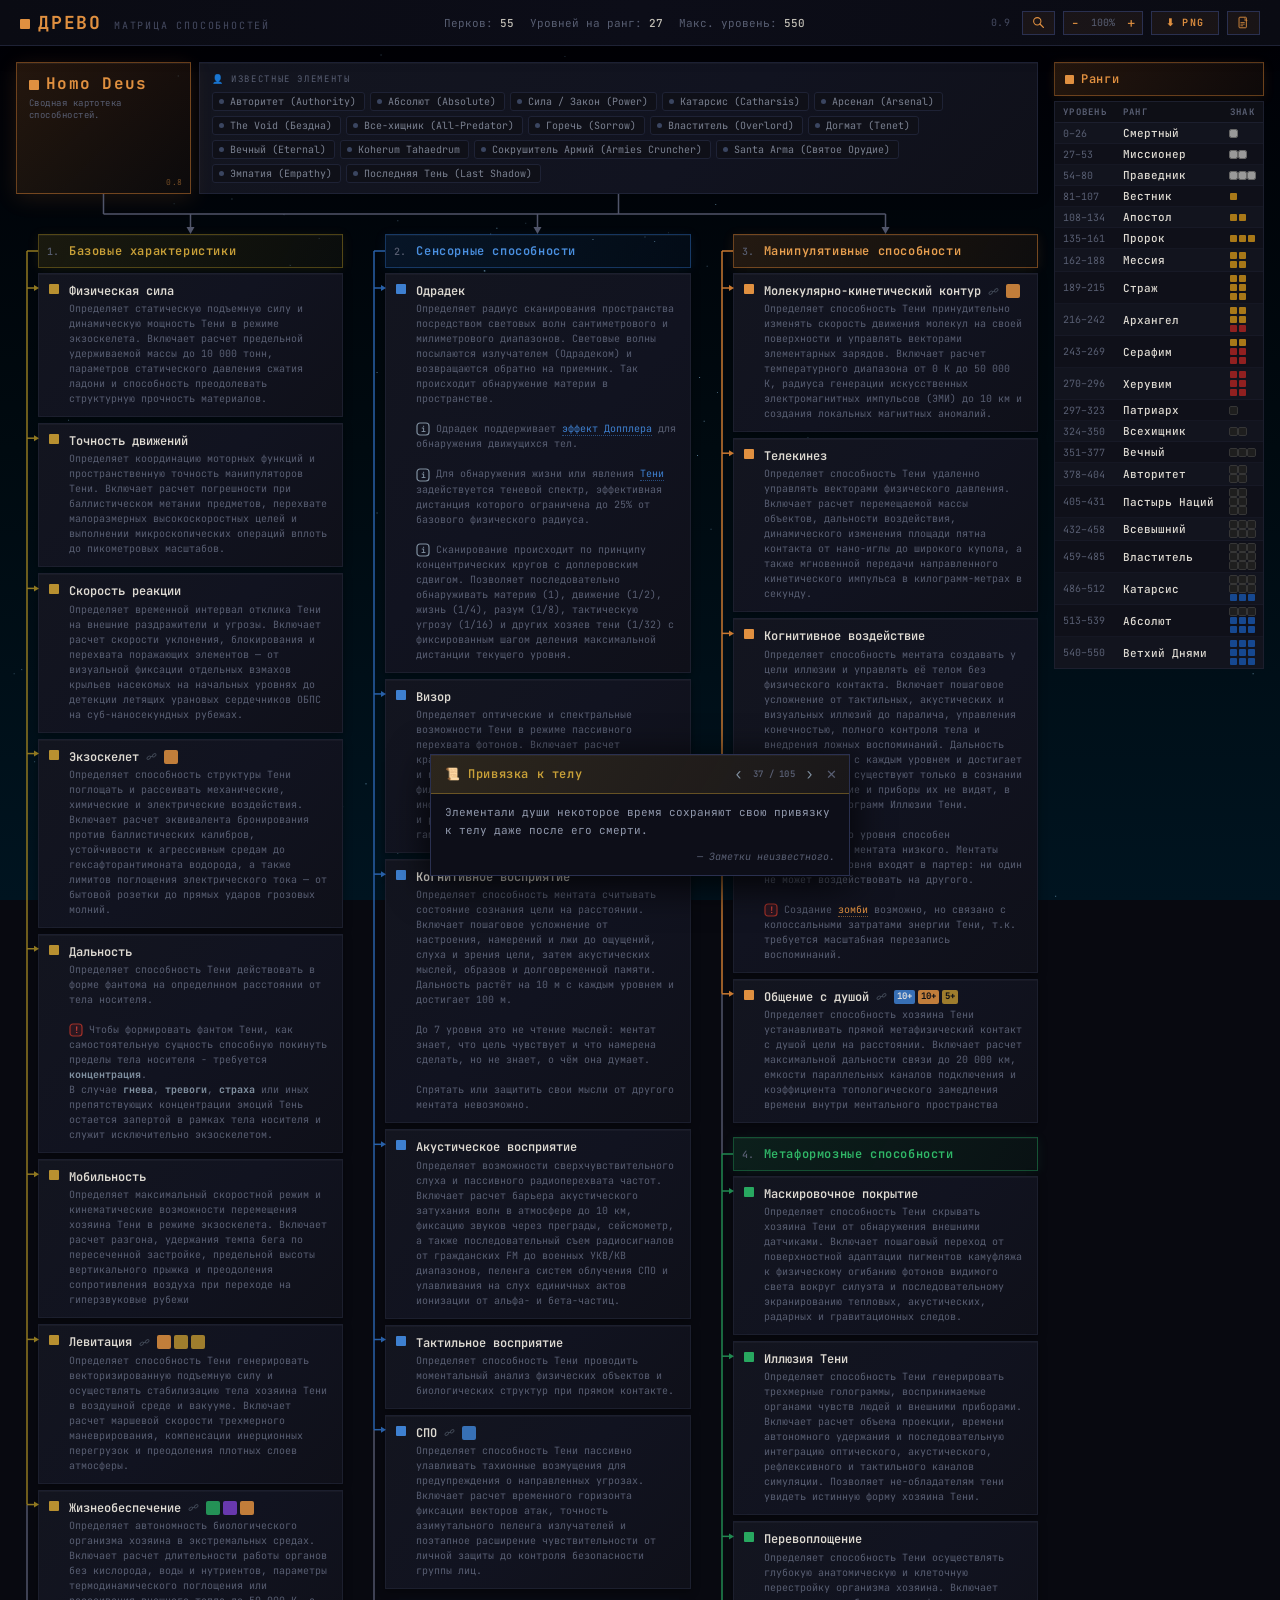
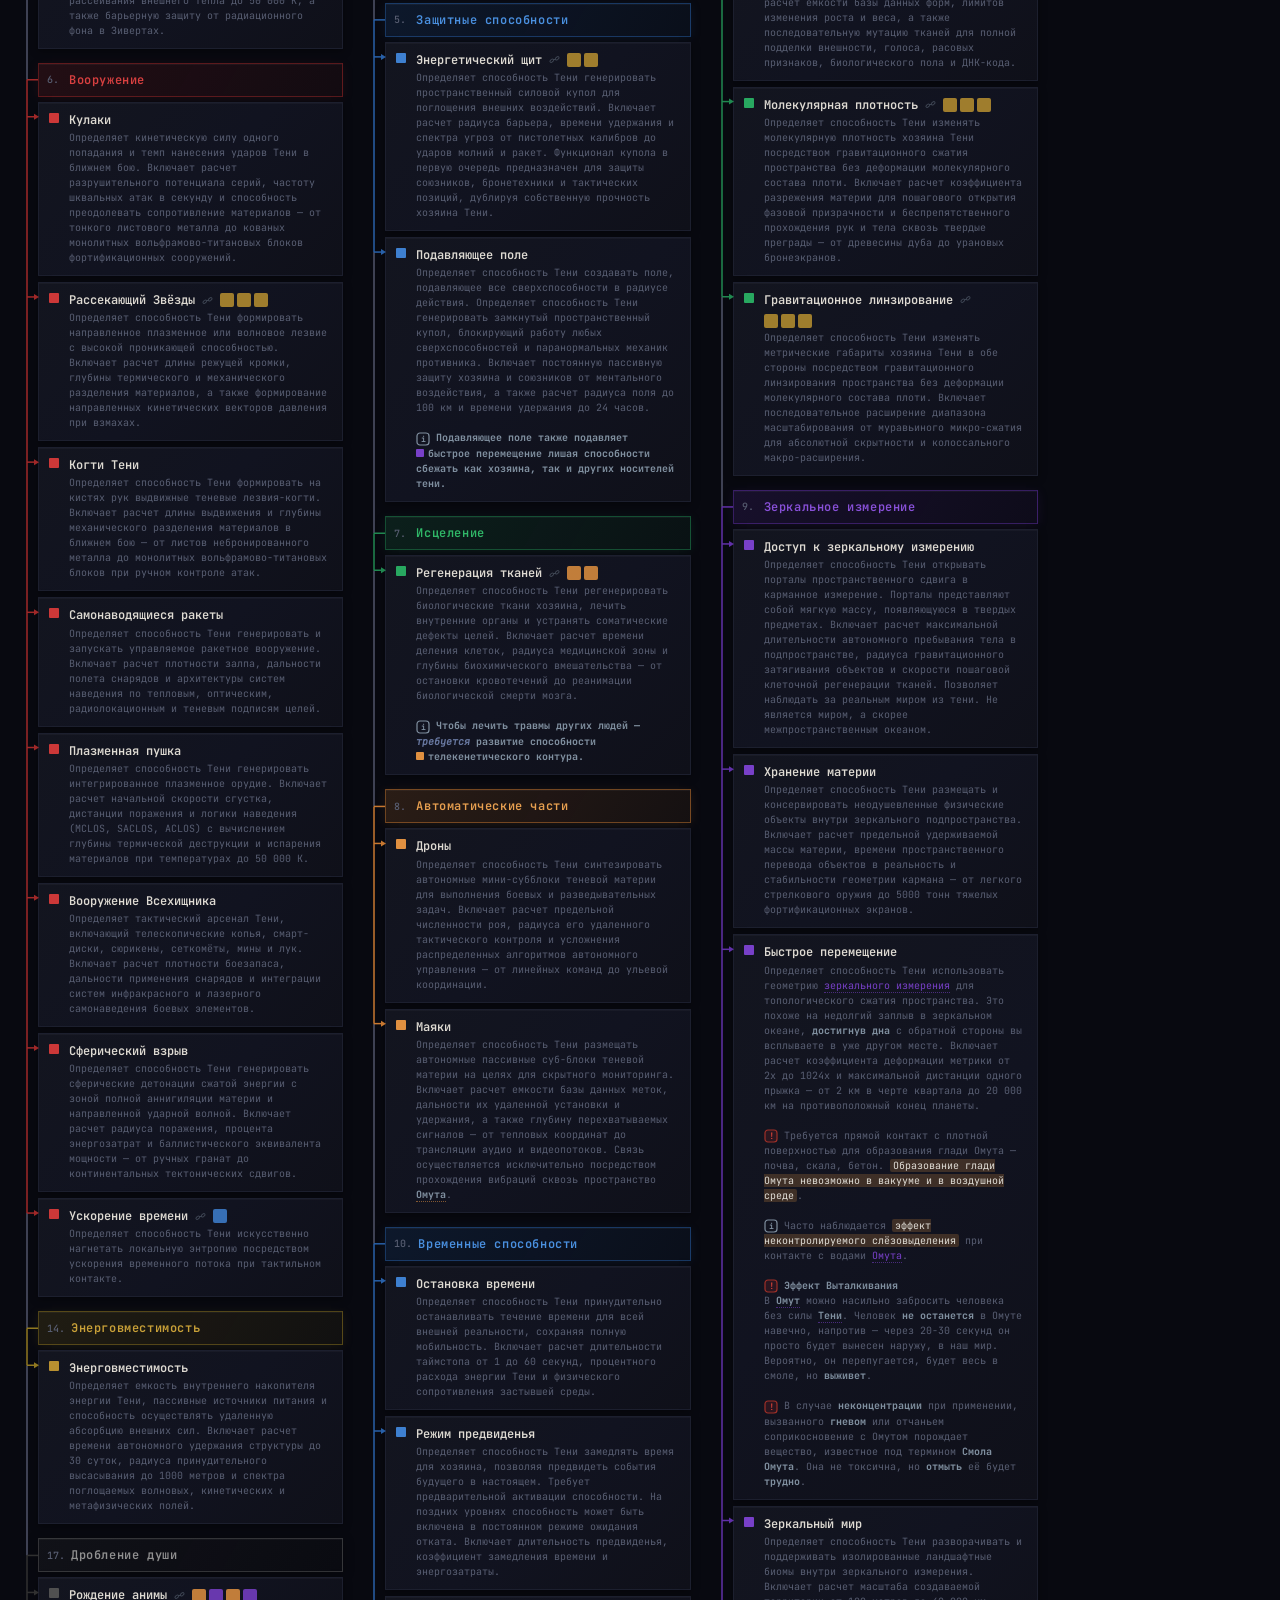
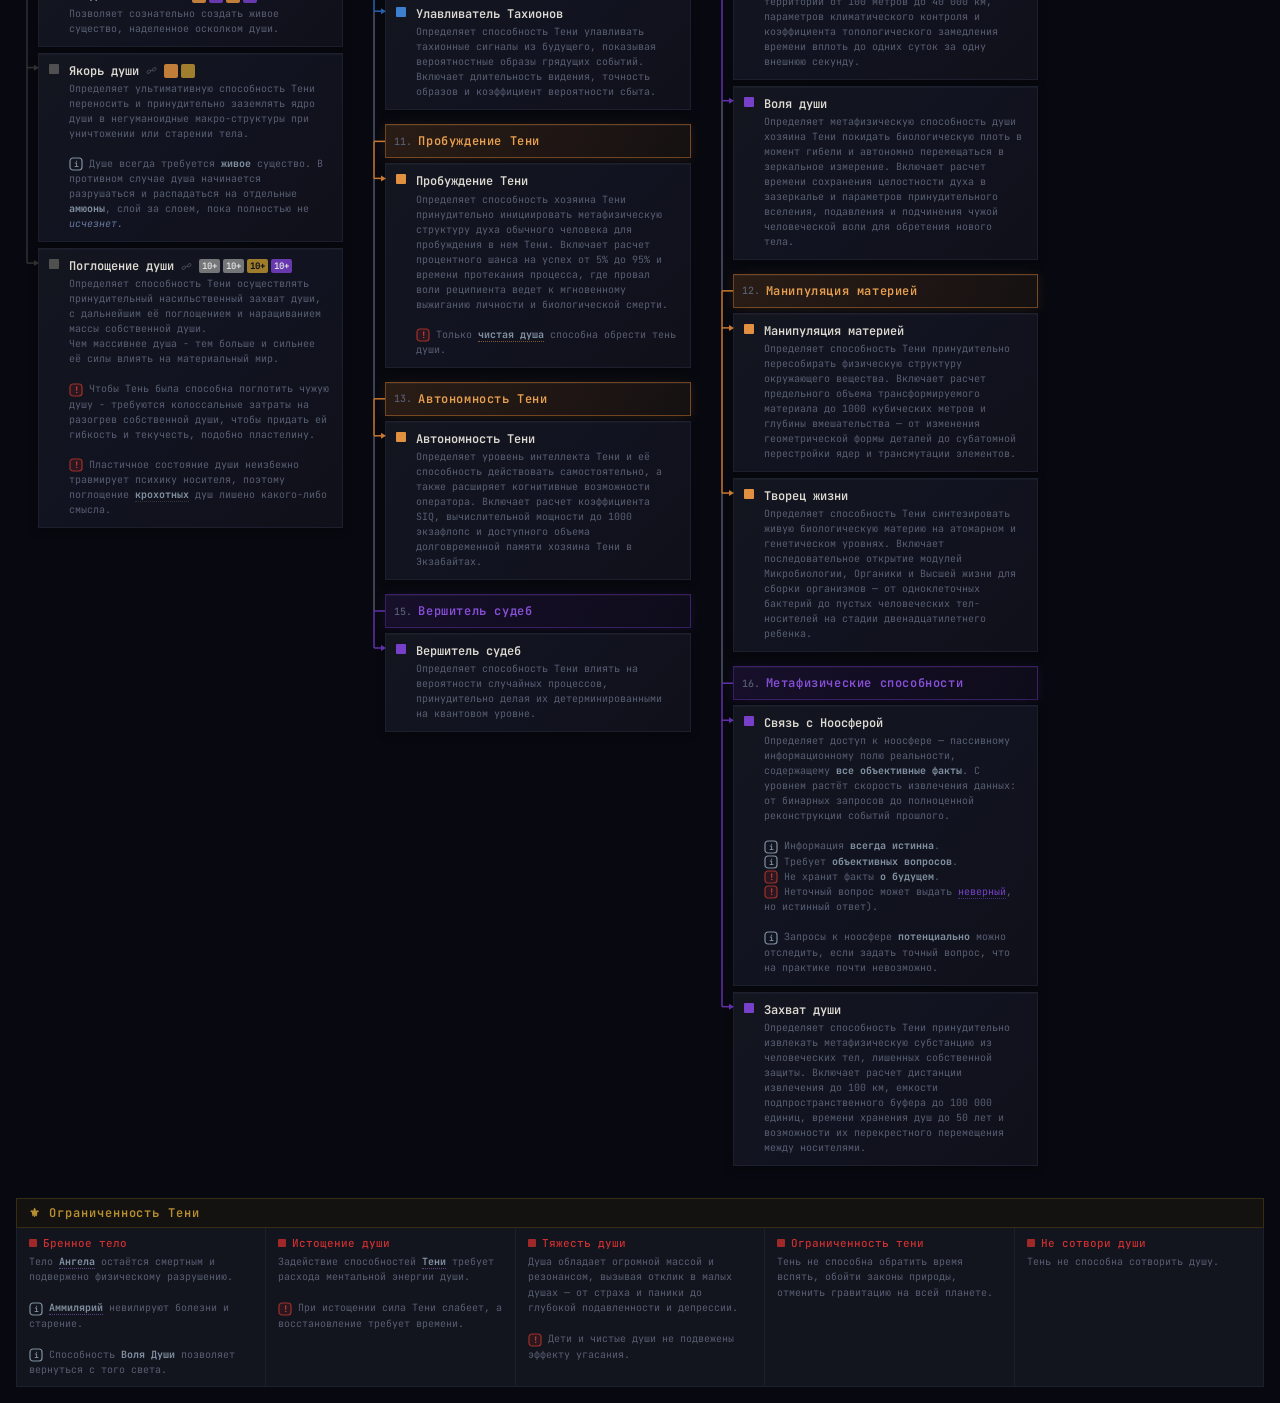
<file: index.html>
<!doctype html>
<html lang="ru">
  <head>
    <meta charset="UTF-8" />
    <!-- Applies the UI zoom from the URL (?zoom=, js/zoom.js) before any CSS/content loads, so
         the page never flashes at 100% and then jumps to the saved level.
         Plain synchronous script, not a module — needs to run before the
         very first paint, no import overhead to wait on. Scales the root
         font-size (every font-size in this codebase is `rem`, relative to
         this — see base.css), not `zoom` — zoom scales the whole rendered
         page and desyncs from this app's JS-computed tooltip/connector
         pixel positions, which font-only scaling never touches. -->
    <script>
      (function () {
        var v = new URLSearchParams(location.search).get('zoom');
        var n = v === null ? 100 : parseInt(v, 10);
        if (!isFinite(n)) n = 100;
        n = Math.min(200, Math.max(50, n));
        document.documentElement.style.fontSize = (16 * n) / 100 + 'px';
      })();
    </script>
    <meta name="viewport" id="viewport-meta" content="width=1920, user-scalable=yes, initial-scale=0.3" />
    <!-- MOBILE_ADAPT toggle — mirrors js/constants.js's MOBILE_ADAPT (see the
         comment there for why this can't just import it). Runs synchronously
         before any CSS/content, same reasoning as the zoom-restore script
         below: picks the viewport meta and adds html.mobile-adapt (which
         css/mobile.css's rules all require) before first paint, so there's
         no flash of the wrong layout while an ES module would still be
         loading. When false, the viewport meta above (forced 1920 desktop
         layout) is simply left as-is and html.mobile-adapt is never added,
         so css/mobile.css's rules never fire regardless of screen width. -->
    <script>
      (function () {
        var MOBILE_ADAPT = false;
        if (MOBILE_ADAPT) {
          document
            .getElementById('viewport-meta')
            .setAttribute('content', 'width=device-width, initial-scale=1');
          document.documentElement.classList.add('mobile-adapt');
        }
      })();
    </script>
    <title>Древо</title>
    <link
      rel="icon"
      type="image/svg+xml"
      href="data:image/svg+xml,<svg xmlns='http://www.w3.org/2000/svg' viewBox='0 0 32 32'><circle cx='16' cy='16' r='12' fill='none' stroke='%23e09040' stroke-width='2.5'/><circle cx='16' cy='16' r='3' fill='%23e09040'/><line x1='16' y1='4' x2='16' y2='28' stroke='%23e09040' stroke-width='1.5'/><line x1='4' y1='16' x2='28' y2='16' stroke='%23e09040' stroke-width='1.5'/></svg>"
    />
    <link
      rel="icon"
      type="image/svg+xml"
      href="data:image/svg+xml,%3Csvg%20xmlns%3D%22http%3A//www.w3.org/2000/svg%22%20viewBox%3D%220%200%2032%2032%22%3E%0A%20%20%3C%21--%20nucleus%20--%3E%0A%20%20%3Ccircle%20cx%3D%2216%22%20cy%3D%2216%22%20r%3D%224%22%20fill%3D%22%23e09040%22/%3E%0A%20%20%3C%21--%20orbit%20ellipse%20rotated%20-35deg%20--%3E%0A%20%20%3Cellipse%20cx%3D%2216%22%20cy%3D%2216%22%20rx%3D%2213%22%20ry%3D%225.5%22%0A%20%20%20%20fill%3D%22none%22%20stroke%3D%22%23c87830%22%20stroke-width%3D%221%22%0A%20%20%20%20transform%3D%22rotate%28-35%2016%2016%29%22/%3E%0A%20%20%3C%21--%20electron%3A%20position%20on%20orbit%20at%20~-35deg%20angle%20%3D%20top-right%20--%3E%0A%20%20%3C%21--%20at%20angle%200%20on%20ellipse%3A%20%2816%2B13%2C%2016%29%20%3D%20%2829%2C16%29%2C%20rotate%20point%20by%20-35deg%20around%20%2816%2C16%29%20--%3E%0A%20%20%3C%21--%20cos%28-35%29%3D0.819%2C%20sin%28-35%29%3D-0.574%20--%3E%0A%20%20%3C%21--%20x%20%3D%2016%20%2B%2013%2A0.819%20%3D%2026.65%2C%20y%20%3D%2016%20%2B%205.5%2A%28-0.574%29%20%3D%2012.84%20--%3E%0A%20%20%3C%21--%20but%20we%20want%20electron%20at%20~-60deg%20on%20ellipse%20for%20top-right%20feel%20--%3E%0A%20%20%3C%21--%20angle%3D-60%3A%20x%3D16%2B13%2Acos%28-60%29%3D16%2B6.5%3D22.5%2C%20y%3D16%2B5.5%2Asin%28-60%29%3D16-4.76%3D11.24%2C%20then%20rotate%20-35%20--%3E%0A%20%20%3C%21--%20easier%3A%20just%20place%20it%20visually%20--%3E%0A%20%20%3Ccircle%20cx%3D%2224.5%22%20cy%3D%229.5%22%20r%3D%222.5%22%20fill%3D%22%23e09040%22/%3E%0A%3C/svg%3E"
    />
    <script src="libs/marked.min.js"></script>
    <link href="libs/css2.css" rel="stylesheet" />
    <link rel="stylesheet" href="css/base.css" />
    <link rel="stylesheet" href="css/tree.css" />
    <link rel="stylesheet" href="css/sidebar.css" />
    <link rel="stylesheet" href="css/tooltip.css" />
    <link rel="stylesheet" href="css/windows.css" />
    <link rel="stylesheet" href="css/loader.css" />
    <link rel="stylesheet" href="css/license.css" />
    <link rel="stylesheet" href="css/notes.css" id="notes-css" />
    <link rel="stylesheet" href="css/search.css" />
    <link rel="stylesheet" href="css/mobile.css" />
  </head>
  <body>
    <!-- global page-loading spinner: hidden by the inline script once init finishes -->
    <div id="page-loader">
      <svg class="page-loader-svg" viewBox="0 0 48 48">
        <circle cx="24" cy="24" r="18"></circle>
      </svg>
    </div>

    <!-- STARTUP NOTE — random tip from notes.js. Populated early (while
         #page-loader is still up) by the inline script below, already
         parked at its final bottom-anchored resting spot (see notes.css) so
         it never moves; js/notes-popup.js later adopts it (arrows/close/
         timer) — see settleNotesPopup(). -->
    <div id="notes-popup">
      <div class="notes-title-box">
        <span id="notes-title"></span>
        <div class="notes-header-actions">
          <button class="notes-nav notes-nav-prev" id="notes-prev" title="Предыдущая (←)">
            ‹
          </button>
          <span class="notes-counter" id="notes-counter"></span>
          <button class="notes-nav notes-nav-next" id="notes-next" title="Следующая (→)">
            ›
          </button>
          <button class="notes-close" id="notes-close" title="Закрыть">✕</button>
        </div>
      </div>
      <div class="notes-content" id="notes-content"></div>
      <label class="notes-startup-row" id="notes-startup-row">
        <input type="checkbox" id="notes-startup-checkbox" />
        Показывать заметки при запуске
      </label>
      <div class="notes-timer-track" id="notes-timer-track">
        <div class="notes-timer-fill" id="notes-timer-fill"></div>
      </div>
    </div>
    <!-- `async` + placed ahead of js/main.js on purpose: on a slow connection the
         full app module graph (tooltip.js, tree.js, load-config.js, …) can
         take a while to arrive, but this only needs the small
         js/load-notes.js + its resolved *.notes.js, so the note shows up
         long before the spinner would otherwise hide. Renders inline with
         `marked` (already loaded as a classic script above) instead of
         importing markdown.js, which would drag in the full config just for
         this one lightweight use. -->
    <script type="module" async>
      import { notes } from './js/load-notes.js';
      import { NOTES } from './js/constants.js';
      const STORAGE_KEY = 'showNotesOnStartup';
      const showOnStartup =
        localStorage.getItem(STORAGE_KEY) !== 'false'; /* null (unset) → true */
      if (notes.length && showOnStartup) {
        const idx = Math.floor(Math.random() * notes.length);
        const note = notes[idx];
        const md = (s) =>
          (typeof marked !== 'undefined' ? marked.parseInline(s) : s).replace(
            /==([^=\n]+?)==/g,
            '<mark>$1</mark>',
          );
        document.getElementById('notes-title').textContent = note.title || '';
        // author is just the last line of the content area (see
        // .note-author-line in notes.css) — not a separate footer element.
        const authorLine = note.author
          ? '<div class="note-author-line">' + md(note.author) + '</div>'
          : '';
        document.getElementById('notes-content').innerHTML =
          md(note.content || '') + authorLine;
        const popupEl = document.getElementById('notes-popup');
        // Wait for notes.css itself before measuring/positioning below.
        // This script is `async`, so — unlike a normal parser-blocking
        // script — it can execute before the stylesheet has finished
        // loading, measuring an unstyled (wrong-width, wrong-wrapping) box
        // and baking that wrong height into the one-time `top` calc, which
        // then visibly jumps once notes-popup.js re-measures the properly
        // styled box later.
        const cssLink = document.getElementById('notes-css');
        if (cssLink && !cssLink.sheet) {
          await new Promise((resolve) =>
            cssLink.addEventListener('load', resolve, { once: true }),
          );
        }
        // Layout CSS alone isn't enough — text still wraps against a
        // fallback font's metrics until the actual JetBrains Mono webfont
        // finishes downloading (a separate, slower fetch than the
        // stylesheet itself), which can reflow the content to a different
        // line count/height. main.js already waits on this same signal
        // before measuring the tree for the same reason.
        await document.fonts.ready;
        popupEl.classList.add('visible');
        // Always bottom-anchored — no spinner-adjacent parking spot or
        // descend-into-place animation, the popup simply lives at its
        // resting position from the very first frame, sized to THIS note's
        // real height. Same math as applyRestPosition() in notes-popup.js
        // (including the "only cap max-height when actually needed"
        // rounding-safety note there), duplicated here since that module
        // isn't imported this early (see the note above on why).
        const naturalHeight = popupEl.offsetHeight;
        const available = window.innerHeight - NOTES.bottomGap - NOTES.topGap;
        if (naturalHeight > available) {
          popupEl.style.top = NOTES.topGap + 'px';
          popupEl.style.maxHeight = available + 'px';
        } else {
          popupEl.style.top =
            window.innerHeight - NOTES.bottomGap - naturalHeight + 'px';
        }
        window.__earlyNoteShown = true;
        window.__earlyNoteIdx = idx;
      }
    </script>

    <div class="topbar">
      <div class="tb-left">
        <span class="tb-title" id="tb-title"
          ><span
            style="
              display: inline-block;
              width: 10px;
              height: 10px;
              background: #e09040;
              border-radius: 1px;
              margin-right: 8px;
              vertical-align: middle;
            "
          ></span
          >ДРЕВО</span
        ><span class="tb-sub">Матрица способностей</span>
      </div>
      <div class="tb-stats">
        <span class="tb-stat">Перков: <span id="stat-perks">—</span></span>
        <span class="tb-stat"
          >Уровней на ранг: <span id="stat-lvl-per-rank">—</span></span
        >
        <span class="tb-stat"
          >Макс. уровень: <span id="stat-max-lvl">—</span></span
        >
      </div>
      <div class="tb-right">
        <span id="exp-st"></span>
        <span class="tb-app-version" title="Версия программы">0.9</span>
        <button
          class="btn"
          id="search-toolbar"
          title="Поиск"
          style="padding: 5px 9px"
        >
          <svg
            viewBox="0 0 16 16"
            width="13"
            height="13"
            style="vertical-align: middle"
          >
            <circle
              cx="6.5"
              cy="6.5"
              r="4.5"
              fill="none"
              stroke="#e09040"
              stroke-width="1.3"
            />
            <line
              x1="9.8"
              y1="9.8"
              x2="14"
              y2="14"
              stroke="#e09040"
              stroke-width="1.6"
              stroke-linecap="round"
            />
          </svg>
        </button>
        <div class="zoom-controls" title="Масштаб интерфейса">
          <button class="zoom-btn" id="zoom-out" title="Уменьшить масштаб">
            −
          </button>
          <span class="zoom-level" id="zoom-level">100%</span>
          <button class="zoom-btn" id="zoom-in" title="Увеличить масштаб">
            +
          </button>
        </div>
        <button class="btn" onclick="exportPNG()">⬇ PNG</button>
        <button
          class="btn"
          id="license-toolbar"
          title="Лицензия"
          style="padding: 5px 9px"
        >
          <svg
            viewBox="0 0 16 16"
            width="13"
            height="13"
            style="vertical-align: middle"
          >
            <rect
              x="2.5"
              y="1.5"
              width="9"
              height="13"
              rx="1"
              fill="none"
              stroke="#e09040"
              stroke-width="1.1"
            />
            <path d="M9 1.5 L13.5 6 L9 6 Z" fill="#e09040" opacity="0.5" />
            <line
              x1="4.3"
              y1="8"
              x2="9.5"
              y2="8"
              stroke="#e09040"
              stroke-width="0.9"
            />
            <line
              x1="4.3"
              y1="10"
              x2="9.5"
              y2="10"
              stroke="#e09040"
              stroke-width="0.9"
            />
            <line
              x1="4.3"
              y1="12"
              x2="7.5"
              y2="12"
              stroke="#e09040"
              stroke-width="0.9"
            />
          </svg>
        </button>
      </div>
    </div>

    <!-- Below ~768px (css/mobile.css) the 3 perk columns + ranks + dangers
         block collapse into one-at-a-time tabs instead of side-by-side —
         see js/mobile-tabs.js. Hidden entirely above that breakpoint. -->
    <div class="mobile-tabs" id="mobile-tabs">
      <button class="mobile-tab-btn" data-tab="1">1-я</button>
      <button class="mobile-tab-btn" data-tab="2">2-я</button>
      <button class="mobile-tab-btn" data-tab="3">3-я</button>
      <button class="mobile-tab-btn" data-tab="ranks">Ранги</button>
      <button class="mobile-tab-btn" data-tab="dangers">Опасности</button>
    </div>

    <div id="export-root">
      <div class="page">
        <div class="main-area" id="main-area">
          <div class="meta-row">
            <div class="title-box" id="title-box">
              <div class="title-box-name" id="title-name">
                <span
                  style="
                    display: inline-block;
                    width: 10px;
                    height: 10px;
                    background: #e09040;
                    border-radius: 1px;
                    margin-right: 7px;
                    vertical-align: middle;
                  "
                ></span
                >—
              </div>
              <div class="title-box-sub" id="title-desc">—</div>
              <div class="title-box-version" id="title-version"></div>
            </div>
            <div class="altnames-box" id="altnames-box"></div>
          </div>
          <div style="height: 40px" id="bus-spacer"></div>
          <div class="cols-row" id="cols-row"></div>
        </div>
        <div class="sidebar" id="sidebar"></div>
      </div>
      <div class="bottom-bar" id="bottom-bar"></div>
    </div>

    <canvas
      id="bg-canvas"
      style="
        position: fixed;
        inset: 0;
        width: 100%;
        height: 100%;
        z-index: -1;
        pointer-events: none;
      "
    ></canvas>
    <div id="tt-overlay"></div>
    <div id="sp-overlay"></div>

    <div class="tooltip" id="sp-tooltip">
      <div class="tt-header">
        <span id="sp-header"></span>
        <button class="tt-close" onclick="hideSpectre()" title="Закрыть">
          ✕
        </button>
      </div>
      <div class="tt-levels" id="sp-levels"></div>
    </div>
    <!-- tooltip arrow -->
    <svg id="tt-arrow-svg" style="display: none"></svg>
    <svg
      id="lvl-sq-arrow-svg"
      style="
        display: none;
        position: fixed;
        left: 0;
        top: 0;
        pointer-events: none;
        z-index: 600;
        overflow: visible;
      "
    ></svg>

    <!-- tooltip -->
    <div class="tooltip" id="tooltip">
      <div class="tt-header">
        <span id="tt-header"></span>
        <button class="tt-close" onclick="hideTooltip()" title="Закрыть">
          ✕
        </button>
      </div>
      <div class="tt-levels" id="tt-levels"></div>
      <div class="tt-lvl-nav" id="tt-lvl-nav">
        <div class="tt-lvl-nav-popup" id="tt-lvl-nav-popup"></div>
        <button
          class="tt-lvl-nav-btn"
          id="tt-lvl-nav-btn"
          title="Перейти к уровню"
        >
          <svg viewBox="0 0 14 14" width="12" height="12">
            <line
              x1="2"
              y1="4"
              x2="12"
              y2="4"
              stroke="currentColor"
              stroke-width="1.4"
              stroke-linecap="round"
            />
            <line
              x1="2"
              y1="7"
              x2="12"
              y2="7"
              stroke="currentColor"
              stroke-width="1.4"
              stroke-linecap="round"
            />
            <line
              x1="2"
              y1="10"
              x2="8"
              y2="10"
              stroke="currentColor"
              stroke-width="1.4"
              stroke-linecap="round"
            />
          </svg>
        </button>
      </div>
    </div>

    <!-- LICENSE / docs modal — tabs and content are generated from the MODAL constant -->
    <div id="license-overlay"></div>
    <div id="license-modal">
      <div class="tt-header">
        <span>📄 Документация</span>
        <button class="tt-close" onclick="hideLicense()" title="Закрыть">
          ✕
        </button>
      </div>
      <div id="license-tabs"></div>
      <div id="license-panes"></div>
      <div id="license-footer">
        <a id="license-download" download>⬇ Скачать</a>
      </div>
    </div>

    <!-- SEARCH modal — live filter across abilities/combos/notes/wiki-articles -->
    <div id="search-overlay"></div>
    <div id="search-modal">
      <div class="tt-header">
        <span>🔍 Поиск</span>
        <button class="tt-close" onclick="hideSearchModal()" title="Закрыть">
          ✕
        </button>
      </div>
      <div id="search-input-row">
        <input
          type="text"
          id="search-input"
          placeholder="Введите запрос…"
          autocomplete="off"
        />
      </div>
      <div id="search-filters">
        <label><input type="checkbox" data-filter="ability" checked />Перки</label>
        <label><input type="checkbox" data-filter="combo" checked />Комбо</label>
        <label><input type="checkbox" data-filter="note" checked />Заметки</label>
        <label><input type="checkbox" data-filter="tip" checked />Вики</label>
      </div>
      <div id="search-results"></div>
      <div id="search-footer">
        <span class="notes-counter" id="search-counter"></span>
      </div>
    </div>

    <script type="module" src="js/main.js"></script>
    <div id="audio-vol-popup">
      <div class="audio-vol-track">
        <div class="audio-vol-fill"></div>
        <div class="audio-vol-thumb"></div>
      </div>
    </div>
  </body>
</html>
</file>
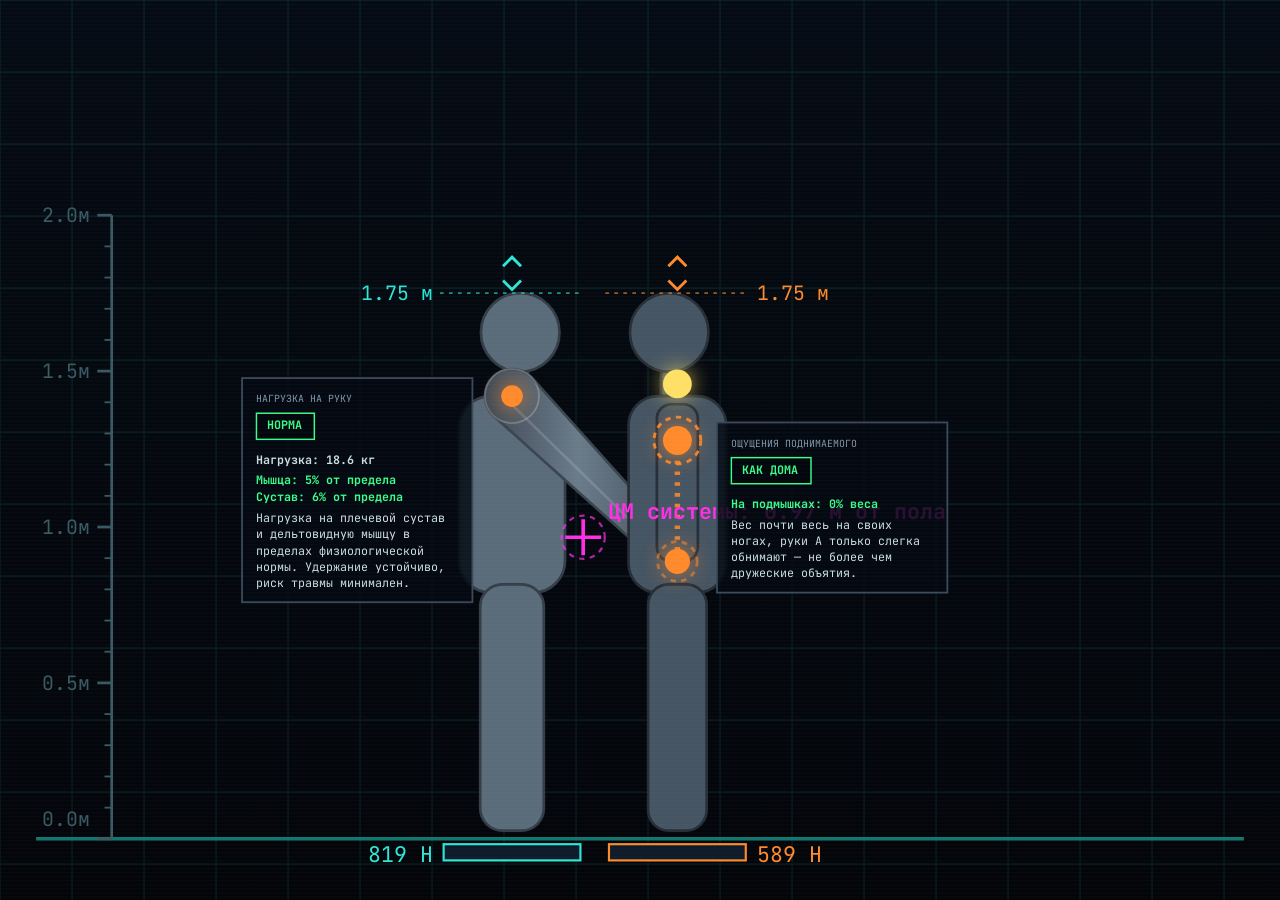
<file: assets/snippets/shadowStrength/index.html>
<!DOCTYPE html>
<html lang="ru">
<head>
<meta charset="UTF-8">
<meta name="viewport" content="width=device-width, initial-scale=1.0">
<title>Биомеханический симулятор</title>
<style>
  @font-face{
    font-family:'JetBrains Mono';
    font-style:normal;
    font-weight:400 800;
    font-display:swap;
    src:url('fonts/JetBrainsMono-latin.woff2') format('woff2');
    unicode-range:U+0000-00FF,U+0131,U+0152-0153,U+02BB-02BC,U+02C6,U+02DA,U+02DC,U+2000-206F,U+2122,U+2191,U+2193,U+2212,U+2215;
  }
  @font-face{
    font-family:'JetBrains Mono';
    font-style:normal;
    font-weight:400 800;
    font-display:swap;
    src:url('fonts/JetBrainsMono-cyrillic.woff2') format('woff2');
    unicode-range:U+0301,U+0400-045F,U+0490-0491,U+04B0-04B1,U+2116;
  }
  :root{
    --bg-deep:#03060c;
    --bg-panel:#070f1c;
    --bg-panel2:#0a1526;
    --cyan:#2ee6d6;
    --cyan-dim:#12776e;
    --orange:#ff8a2b;
    --orange-dim:#a3560f;
    --red:#ff2e4d;
    --green:#39ff8a;
    --grey-line:#3a4a5c;
    --text-dim:#7f97ab;
  }
  *{box-sizing:border-box;}
  html,body{
    margin:0;padding:0;
    width:100%;height:100%;
    overflow:hidden;
    background:
      radial-gradient(ellipse at 20% 0%, rgba(46,230,214,0.06), transparent 60%),
      radial-gradient(ellipse at 90% 100%, rgba(255,138,43,0.05), transparent 55%),
      var(--bg-deep);
    color:#cfe7ea;
    font-family:'JetBrains Mono','Consolas','Courier New',monospace;
  }
  .scanlines{
    pointer-events:none;
    position:fixed;inset:0;
    background:repeating-linear-gradient(
      to bottom, rgba(255,255,255,0.015) 0px, rgba(255,255,255,0.015) 1px,
      transparent 2px, transparent 4px);
    z-index:999;
  }

  #scene{
    position:fixed;inset:0;
    width:100vw;height:100vh;
    display:block;
    background:linear-gradient(180deg, #050b14 0%, #030509 100%);
  }

  .icon{display:block;flex-shrink:0;}

  .figure-fill{fill:#5a6b7a;stroke:#333e48;stroke-width:1.5;}
  .figure-fill-b{fill:#465563;stroke:#262e37;stroke-width:1.5;}
  .ground-line{stroke:var(--cyan-dim);stroke-width:2;}
  .arm-shape{fill:url(#armGradient);stroke:#3a4550;stroke-width:1.5;}
  .arm-highlight{fill:none;stroke:rgba(255,255,255,0.14);stroke-width:1.5;stroke-linecap:butt;}
  .arm-joint-ring{fill:none;stroke:rgba(255,255,255,0.22);stroke-width:1;}
  .pivot-dot{fill:var(--orange);filter:drop-shadow(0 0 6px rgba(255,138,43,0.8));}
  .hud-text{font-family:'JetBrains Mono','Consolas',monospace;fill:#cfe7ea;}
  .hud-box{fill:rgba(4,10,18,0.85);stroke:var(--grey-line);stroke-width:1;}
  .feet-ok{fill:var(--green);}
  .feet-off{fill:var(--red);}

  .resize-handle{cursor:ns-resize;}
  .resize-handle-hit{fill:transparent;cursor:ns-resize;}

  .context-hit{fill:transparent;cursor:context-menu;}

  .ctxmenu{
    position:fixed;
    z-index:1000;
    background:linear-gradient(180deg, var(--bg-panel), var(--bg-panel2));
    border:1px solid var(--cyan-dim);
    border-radius:0;
    box-shadow:0 8px 30px rgba(0,0,0,0.6), 0 0 20px rgba(46,230,214,0.15);
    padding:12px;
    min-width:220px;
    display:none;
  }
  .ctxmenu.open{display:block;}
  .ctxmenu .ctx-title{
    font-size:11px;letter-spacing:1.5px;color:var(--orange);
    text-transform:uppercase;margin-bottom:9px;
  }
  .ctxmenu .ctx-row{display:flex;align-items:center;gap:8px;}
  .ctxmenu .ctx-btn{
    width:32px;height:32px;border-radius:0;border:1px solid var(--grey-line);
    background:rgba(0,0,0,0.3);color:var(--cyan);font-size:18px;line-height:1;
    cursor:pointer;user-select:none;display:flex;align-items:center;justify-content:center;
  }
  .ctxmenu .ctx-btn:hover{border-color:var(--cyan);}
  .ctxmenu .ctx-input{
    flex:1;background:#0d1b2a;border:1px solid var(--grey-line);border-radius:0;
    color:var(--cyan);font-family:inherit;font-size:17px;font-weight:bold;text-align:center;
    padding:6px 2px;width:100%;
  }
  .ctxmenu .ctx-unit{font-size:11px;color:var(--text-dim);margin-left:2px;}

</style>
</head>
<body>
<div class="scanlines"></div>

<svg id="scene" xmlns="http://www.w3.org/2000/svg" preserveAspectRatio="xMidYMid meet"></svg>

<div class="ctxmenu" id="ctxMenu">
  <div class="ctx-title" id="ctxTitle">МАССА</div>
  <div class="ctx-row">
    <div class="ctx-btn" id="ctxMinus"><svg class="icon" viewBox="0 0 24 24" width="14" height="14" fill="none" stroke="currentColor" stroke-width="2.5" stroke-linecap="butt"><line x1="5" y1="12" x2="19" y2="12"></line></svg></div>
    <input type="number" class="ctx-input" id="ctxInput" value="60">
    <div class="ctx-btn" id="ctxPlus"><svg class="icon" viewBox="0 0 24 24" width="14" height="14" fill="none" stroke="currentColor" stroke-width="2.5" stroke-linecap="butt"><line x1="12" y1="5" x2="12" y2="19"></line><line x1="5" y1="12" x2="19" y2="12"></line></svg></div>
    <span class="ctx-unit">кг</span>
  </div>
</div>

<script>
const L = 0.75;              // длина руки, м
const DELTOID_ARM = 0.05;    // плечо дельтовидной мышцы от сустава, м
const LIMIT_MOMENT = 150;    // предел момента для плечевого СУСТАВА (связки/лабрум), Н·м
// Отдельный порог для самой дельтовидной МЫШЦЫ — 100% здесь и есть тот самый разумный
// максимум, который способен выжать среднестатический нетренированный человек в этой
// геометрии рычага; сустав и мышца — разные ткани с разным пределом, поэтому пороги разные
// (и не обязаны совпадать, хотя оба линейно зависят от deltaForceN).
const MUSCLE_MAX_FORCE_N = 4000;
const G = 9.81;
const ARM_MASS_KG = 3.5;     // масса собственной руки поднимающего (~5% массы тела взрослого ≈70 кг), кг

// --- Фактор динамической нестабильности удержания живого веса ---
const WOBBLE_DEG = 2.5;      // амплитуда видимых микроколебаний угла, ° (визуальная анимация)
const WOBBLE_SPEED = 1.3;    // скорость колебаний, рад/с

// Минимально НЕИЗБЕЖНОЕ отклонение линии действия веса от идеальной вертикали.
// При соотношении плеч L/DELTOID_ARM = 15:1 даже пара градусов даёт огромное
// усиление силы на дельту — поэтому "пол" считается не произвольным процентом,
// а той же формулой рычага при этом минимальном угле (человек физически не
// удержит живой, балансирующий груз строго по нулевому углу).
const STAB_MIN_ANGLE_DEG = 3;

// Диапазон "приседа" (сгибания ног Б), на протяжении которого при включённой
// плавной передаче вес переходит с пола на руку — 0% в начале диапазона,
// 100% ровно в точке отрыва ног от пола (граница остаётся той же самой).
const TRANSFER_RAMP_M = 0.35;

let wobbleEnabled = false;
let wobblePhase = 0;
function currentWobbleDeg(){
  return wobbleEnabled ? WOBBLE_DEG * Math.sin(wobblePhase) : 0;
}

// --- Состояние, которым раньше управляли слайдеры — теперь через drag/ПКМ/пилюли ---
let massKg = 60;    // вес поднимаемого (Б)
let massAKg = 80;   // масса поднимающего (А)
let angleDeg = 45;  // угол подъёма руки

let grip = 'underarm'; // 'underarm' (под мышки) | 'neck' (за шею) — выбирается кликом по маркеру на теле Б
let gradualTransferEnabled = true;


// SVG scene refs
const svgNS = "http://www.w3.org/2000/svg";
const svg = document.getElementById('scene');

function el(tag, attrs){
  const e = document.createElementNS(svgNS, tag);
  for(const k in attrs) if(attrs[k]!==undefined) e.setAttribute(k, attrs[k]);
  return e;
}

// Скрыть HUD-панели (узел A / узел B / медицинский статус) — временно, "геймплей"
// (сама интерактивная сцена) должен занимать всю площадь без телеметрии поверх.
const SHOW_HUD = false;

// Антропометрические доли (от полного роста), используются и для А, и для Б:
const HEAD_R_FRAC = 0.072;   // радиус головы, доля роста (было 0.11 — голова смотрелась непропорционально огромной)
const NECK_LEN_MULT = 0.62;  // длина видимой шеи как множитель радиуса головы (зазор ПОСЛЕ низа головы)
const SHOULDER_RATIO = 1 - HEAD_R_FRAC*(2+NECK_LEN_MULT); // высота плеча, доля роста от пола
const HOLD_POINT_RATIO = 0.73;    // точка хвата (подмышки) ≈ 73% роста от пола = 27% от макушки
const B_TOP_TO_HOLD_RATIO = 1 - HOLD_POINT_RATIO; // 0.27 от макушки до хвата
const B_HOLD_TO_FEET_RATIO = HOLD_POINT_RATIO;    // 0.73 от хвата до стоп
// точка хвата "за шею" — середина видимой шеи, вычислена из тех же констант головы/шеи,
// чтобы всегда физически совпадать с нарисованной шеей (как и точка плеча выше)
const NECK_HOLD_RATIO = 1 - HEAD_R_FRAC*(2 + NECK_LEN_MULT*0.5);
const B_TOP_TO_NECK_RATIO = 1 - NECK_HOLD_RATIO;
const B_NECK_TO_FEET_RATIO = NECK_HOLD_RATIO;
function topToHoldRatio(g){ return g==='neck' ? B_TOP_TO_NECK_RATIO : B_TOP_TO_HOLD_RATIO; }
function holdToFeetRatio(g){ return g==='neck' ? B_NECK_TO_FEET_RATIO : B_HOLD_TO_FEET_RATIO; }
const COM_RATIO = 0.55; // центр масс человека ≈ 55% роста от стоп (стандартная антропометрическая оценка)

// --- Нагрузка на шею/позвоночник при хвате "за шею" (условная модель, не мед. норматив) ---
// Перелом шейных позвонков от чистого растяжения весом наступает в реальности при
// ориентировочно 150-300 кг (не 15 — здоровая шея спокойно держит статически 15-30 кг,
// тренированная — 50-80 кг). 100%-й порог ниже — это порог АСФИКСИИ (пережатие трахеи/
// сонных артерий рукой/предплечьем при хвате), а не порог перелома — это два разных
// механизма травмы с очень разными пределами, и раньше они были ошибочно объединены.
const NECK_FRACTURE_KG = 200;  // предел на разрыв/перелом шейного отдела, кг (нижняя граница реального диапазона 150-300)
const NECK_LIMIT_KG = NECK_FRACTURE_KG; // 100% на шкале — порог перелома
const NECK_SAFE_KG = 5;        // ниже — практически без риска для дыхания/сосудов (это порог начала асфиксии, не перелома)
const NECK_CRITICAL_KG = 12;   // с этой нагрузки время до потери сознания уже у минимума — это КРИТИЧНО, а не "частично"
const NECK_ASPHYXIA_MIN_SEC = 4;   // минимальное время до потери сознания при огромной нагрузке
const NECK_ASPHYXIA_MAX_SEC = 60;  // время при нагрузке чуть выше безопасной

const HEIGHT_MIN_M = 1.5, HEIGHT_MAX_M = 2.0; // диапазон роста, регулируемый драгом

// геометрия сцены — высота фиксирована в условных единицах, ширина подгоняется
// под соотношение сторон окна, чтобы сцена всегда заполняла весь экран без полей.
// SCALE подобран так, чтобы самая высокая фигура (2.0м) с рукой, поднятой строго
// вверх (макс. вертикальный охват), занимала всю доступную высоту сцены за вычетом
// небольших отступов сверху/снизу — без HUD-панелей место эффективно уходит на сам "геймплей".
let VB_W = 640;
const VB_H = 500;
const TOP_MARGIN = 55, BOTTOM_MARGIN = 34;
const REACH_MAX_M = SHOULDER_RATIO*HEIGHT_MAX_M + L; // высота плеча + рука вверх, м
const SCALE = (VB_H - TOP_MARGIN - BOTTOM_MARGIN) / REACH_MAX_M; // px per meter
const GROUND_Y = VB_H - BOTTOM_MARGIN;
let SHOULDER_X = VB_W * 0.40; // пересчитывается в computeViewBox() под текущую ширину сцены

function computeViewBox(){
  // ширина viewBox всегда точно равна соотношению сторон окна — иначе
  // preserveAspectRatio="meet" оставляет пустые поля сверху/снизу или по бокам
  // вместо того, чтобы сцена заполняла всю площадь.
  const aspect = window.innerWidth / Math.max(window.innerHeight, 1);
  VB_W = Math.max(240, Math.round(VB_H * aspect));
  SHOULDER_X = VB_W * 0.40;
}

// текущий рост (м), обновляется в update() из слайдеров
let heightA_m = 1.75;
let heightB_m = 1.75;
let SHOULDER_Y = GROUND_Y - SHOULDER_RATIO*heightA_m*SCALE; // мутируется в update()

// последняя посчитанная поза Б (обновляется в update()) — нужна, чтобы при клике по
// маркеру хвата мгновенно навести кисть точно на него, без "протяжки" через тело
let lastBTop = 0, lastBHeightPx = 0;
// угол руки (0..180°), при котором кисть окажется ровно в targetY — обратная задача к positionHand
function angleForHandY(targetY){
  const ratio = Math.max(-1, Math.min(1, (targetY - SHOULDER_Y) / (L*SCALE)));
  return Math.acos(ratio) * 180 / Math.PI;
}
// При хвате "за шею" у руки есть свободный ход — от полностью безнагруженного касания
// шеи (Б стоит сам, никакого натяжения) до момента, когда ноги Б вот-вот оторвутся от
// земли. Это тот же диапазон "приседа", что и плавный перенос веса (TRANSFER_RAMP_M) —
// дальше него рука вниз не идёт (иначе кисть оказалась бы ниже той точки, за которую
// держит), а внутри диапазона нагрузка на руку и так уже плавно нарастает от 0 до 100%.
function minAngleForNeckGrip(){
  const neckStandingY = GROUND_Y - heightB_m*SCALE*NECK_HOLD_RATIO;
  const slackFloorY = neckStandingY + TRANSFER_RAMP_M*SCALE;
  return angleForHandY(slackFloorY);
}

// рисует пропорциональный силуэт человека внутри группы g,
// top — координата верхушки головы, height — рост фигуры в пикселях
// armSides: какие руки рисовать статично — [-1,1] (обе), [-1] (только левая, если правую
// ведёт интерактивная деталь руки А) или [] (без рук)
// Фигура развёрнута боком (профиль): одна нога (без стопы — строго вертикальная), одна рука.
// facing: +1 — лицом вправо, -1 — лицом влево (фигуры стоят лицом друг к другу).
// showArm=false — для фигуры А, чью руку рисует отдельная интерактивная деталь.
function drawHumanoid(g, top, height, widthScale, cls, showArm, facing){
  const headR = height*HEAD_R_FRAC;
  const headCX = facing*height*0.015;      // лёгкий наклон в сторону взгляда — читается как профиль
  const headCY = top + headR;
  const headBottomY = top + 2*headR;       // низ круга головы
  const neckW = headR*0.42;                // шея — узкая, не "подушка"
  const torsoY = headBottomY + headR*NECK_LEN_MULT; // торс начинается СТРОГО ниже головы, с зазором на шею
  const torsoH = height*0.36;
  const torsoW = headR*2.7*widthScale;     // толщина груди-спины в профиль
  const hipY = torsoY + torsoH;
  const legH = height - (torsoY - top) - torsoH;
  const legW = torsoW*0.6;

  g.appendChild(el('circle',{cx:headCX,cy:headCY,r:headR,class:cls}));
  // шея — узкий короткий цилиндр, явно уже и головы, и плеч
  g.appendChild(el('rect',{x:headCX-neckW/2,y:headBottomY,width:neckW,height:Math.max(torsoY-headBottomY,1),rx:neckW*0.18,class:cls}));
  // торс — единый скруглённый блок (толщина груди-спины видна сбоку)
  g.appendChild(el('rect',{x:-torsoW/2,y:torsoY,width:torsoW,height:torsoH,rx:torsoW*0.3,class:cls}));
  // нога — одна, строго вертикальная, без стопы
  g.appendChild(el('rect',{x:-legW/2,y:hipY-height*0.015,width:legW,height:Math.max(legH,4),rx:legW*0.35,class:cls}));

  // рука — точно как нога: прямой скруглённый прямоугольник, тот же серый цвет (cls)
  if(showArm){
    const shoulderY = torsoY + height*0.015;
    const armLen = torsoH*0.8;
    const armW = legW*0.7;
    const sx = 0; // по центру тела, как и нога — не сбоку
    g.appendChild(el('rect',{x:sx-armW/2,y:shoulderY,width:armW,height:armLen,rx:armW*0.35,class:cls}));
  }
}

// --- Утилиты для HUD-панелей: моноширинный шрифт → перенос строк по числу символов ---
const CHAR_W = 0.62; // отношение ширины символа JetBrains Mono к его font-size
function charsPerWidth(widthUnits, fontSize){
  return Math.max(4, Math.floor(widthUnits / (fontSize*CHAR_W)));
}
function wrapMonoText(str, maxChars){
  const words = str.split(' ');
  const lines = [];
  let cur = '';
  for(const w of words){
    const test = cur ? cur+' '+w : w;
    if(test.length > maxChars && cur){
      lines.push(cur);
      cur = w;
    } else {
      cur = test;
    }
  }
  if(cur) lines.push(cur);
  return lines;
}
// добавляет одну строку текста в HUD-блок и продвигает курсор Y; возвращает созданный узел
function hudLine(container, x, cursor, text, opts={}){
  const size = opts.size || 14;
  cursor.y += size;
  const t = el('text', {x, y:cursor.y, id:opts.id});
  t.setAttribute('class', 'hud-text' + (opts.cls ? (' '+opts.cls) : ''));
  t.style.fontSize = size+'px';
  if(opts.weight) t.style.fontWeight = opts.weight;
  if(opts.color) t.style.fill = opts.color;
  t.textContent = text;
  container.appendChild(t);
  cursor.y += (opts.leading!==undefined ? opts.leading : size*0.55);
  return t;
}

// запас по Y под плавающий тулбар (реальные px тулбара переменны, здесь — консервативный отступ в условных единицах)
const TOOLBAR_CLEARANCE = 70;
let NODEA_X, NODEA_Y, NODEA_W, NODEA_H, NODEA_BAR_W;
let NODEB_X, NODEB_Y, NODEB_W, NODEB_H;
let STATUS_X, STATUS_Y, STATUS_W;

function buildStaticScene(){
  svg.innerHTML = '';
  svg.setAttribute('viewBox', `0 0 ${VB_W} ${VB_H}`);

  if(SHOW_HUD){
    NODEA_X = 16;
    NODEA_Y = TOOLBAR_CLEARANCE;
    NODEA_W = Math.max(250, Math.min(320, VB_W*0.32));

    STATUS_W = Math.max(230, Math.min(340, VB_W*0.30));
    STATUS_X = VB_W - STATUS_W - 16;
    STATUS_Y = TOOLBAR_CLEARANCE;

    NODEB_W = Math.max(260, Math.min(320, VB_W*0.30));
    NODEB_X = VB_W - NODEB_W - 16;
    NODEB_H = 136;
    NODEB_Y = VB_H - NODEB_H - 16;
  }

  // фон-сетка
  const grid = el('g', {opacity:0.07});
  for(let x=0;x<=VB_W;x+=40){
    grid.appendChild(el('line',{x1:x,y1:0,x2:x,y2:VB_H,stroke:'#2ee6d6','stroke-width':1}));
  }
  for(let y=0;y<=VB_H;y+=40){
    grid.appendChild(el('line',{x1:0,y1:y,x2:VB_W,y2:y,stroke:'#2ee6d6','stroke-width':1}));
  }
  svg.appendChild(grid);

  // пол
  svg.appendChild(el('line',{x1:20,y1:GROUND_Y,x2:VB_W-20,y2:GROUND_Y,class:'ground-line'}));

  // === Мерная шкала роста (вертикальная линейка слева) — совпадает с диапазоном роста ===
  const rulerX = 62;
  const rulerMaxCm = HEIGHT_MAX_M*100;
  const ruler = el('g',{id:'ruler'});
  ruler.appendChild(el('line',{x1:rulerX,y1:GROUND_Y,x2:rulerX,y2:GROUND_Y-HEIGHT_MAX_M*SCALE,stroke:'#3a5a63','stroke-width':1.5}));
  for(let cm=0; cm<=rulerMaxCm; cm+=10){
    const y = GROUND_Y - (cm/100)*SCALE;
    const major = (cm%50===0);
    ruler.appendChild(el('line',{x1:rulerX-(major?8:4),y1:y,x2:rulerX,y2:y,stroke:'#3a5a63','stroke-width':major?1.5:1}));
    if(major){
      // подпись "0.0м" стоит ровно на линии пола — сдвигаем её строго над линией,
      // чтобы глиф не пересекался с линией пола (для остальных отметок пересекать нечего)
      const labelY = (cm===0) ? y-7 : y+4;
      const t = el('text',{x:rulerX-12,y:labelY,class:'hud-text',style:'fill:#3a5a63;font-size:11px;text-anchor:end;'});
      t.textContent = (cm/100).toFixed(1)+'м';
      ruler.appendChild(t);
    }
  }
  svg.appendChild(ruler);

  // фигура А (перерисовывается в update(), т.к. рост регулируется драгом)
  const aGroup = el('g',{id:'figureA'});
  svg.appendChild(aGroup);
  svg.appendChild(el('rect',{id:'ctxHitA',class:'context-hit'}));

  svg.appendChild(el('line',{id:'heightMarkerA',stroke:'#2ee6d6','stroke-width':1,'stroke-dasharray':'2,3',opacity:0.6}));
  svg.appendChild((()=>{const t=el('text',{id:'heightLabelA',class:'hud-text',style:'font-size:11px;fill:#2ee6d6;text-anchor:end;'});return t;})());
  svg.appendChild(el('circle',{r:9,class:'resize-handle-hit',id:'heightHandleHitA'}));
  const heightArrowA = el('g',{id:'heightArrowA',class:'resize-handle',style:'pointer-events:none;'});
  heightArrowA.appendChild(el('path',{d:'M -5 -4 L 0 -9 L 5 -4 M -5 4 L 0 9 L 5 4',stroke:'#2ee6d6','stroke-width':1.6,fill:'none','stroke-linecap':'butt','stroke-linejoin':'miter'}));
  svg.appendChild(heightArrowA);

  const platA = el('g',{id:'platformA'});
  platA.appendChild(el('rect',{x:-38,y:GROUND_Y+3,width:76,height:9,fill:'#0d1b2a',stroke:'#2ee6d6','stroke-width':1.2}));
  const platATxt = el('text',{x:-44,y:GROUND_Y+13,class:'hud-text',id:'platformATxt',style:'font-size:12px;fill:#2ee6d6;text-anchor:end;'});
  platATxt.textContent='0 Н';
  platA.appendChild(platATxt);
  svg.appendChild(platA);

  const defs = el('defs',{});
  const armGrad = el('linearGradient',{id:'armGradient',x1:'0%',y1:'0%',x2:'100%',y2:'0%'});
  armGrad.appendChild(el('stop',{offset:'0%','stop-color':'#3f4954'}));
  armGrad.appendChild(el('stop',{offset:'45%','stop-color':'#6a7b8a'}));
  armGrad.appendChild(el('stop',{offset:'100%','stop-color':'#3f4954'}));
  defs.appendChild(armGrad);
  svg.appendChild(defs);

  svg.appendChild(el('path',{class:'arm-shape',id:'armShape'}));
  svg.appendChild(el('path',{class:'arm-highlight',id:'armHighlight'}));
  svg.appendChild(el('circle',{r:15,class:'arm-joint-ring',id:'shoulderRing'}));
  svg.appendChild(el('circle',{r:8,class:'arm-joint-ring',id:'wristRing'}));
  svg.appendChild(el('circle',{r:6,class:'pivot-dot',id:'pivotDot'}));

  const bGroup = el('g',{id:'figureB'});
  svg.appendChild(bGroup);
  svg.appendChild(el('rect',{id:'ctxHitB',class:'context-hit'}));

  svg.appendChild(el('line',{id:'heightMarkerB',stroke:'#ff8a2b','stroke-width':1,'stroke-dasharray':'2,3',opacity:0.6}));
  svg.appendChild((()=>{const t=el('text',{id:'heightLabelB',class:'hud-text',style:'font-size:11px;fill:#ff8a2b;'});return t;})());
  svg.appendChild(el('circle',{r:9,class:'resize-handle-hit',id:'heightHandleHitB'}));
  const heightArrowB = el('g',{id:'heightArrowB',class:'resize-handle',style:'pointer-events:none;'});
  heightArrowB.appendChild(el('path',{d:'M -5 -4 L 0 -9 L 5 -4 M -5 4 L 0 9 L 5 4',stroke:'#ff8a2b','stroke-width':1.6,fill:'none','stroke-linecap':'butt','stroke-linejoin':'miter'}));
  svg.appendChild(heightArrowB);

  const platB = el('g',{id:'platformB'});
  platB.appendChild(el('rect',{x:-38,y:GROUND_Y+3,width:76,height:9,fill:'#0d1b2a',stroke:'#ff8a2b','stroke-width':1.2}));
  const platBTxt = el('text',{x:44,y:GROUND_Y+13,class:'hud-text',id:'platformBTxt',style:'font-size:12px;fill:#ff8a2b;text-anchor:start;'});
  platBTxt.textContent='0 Н';
  platB.appendChild(platBTxt);
  svg.appendChild(platB);

  svg.appendChild(el('line',{id:'holdConnector',stroke:'#ff8a2b','stroke-width':3,'stroke-dasharray':'2,4',opacity:0}));

  // === Высота стоп Б над полом (видна, только когда ноги оторваны от земли) ===
  svg.appendChild(el('line',{id:'airGapLine',stroke:'#ffe066','stroke-width':1,'stroke-dasharray':'2,3',opacity:0}));
  svg.appendChild(el('text',{id:'airGapTxt',class:'hud-text',style:'font-size:11px;fill:#ffe066;text-anchor:middle;',opacity:0}));

  // === Выбор хвата — два кликабельных маркера на теле Б: подмышки / шея ===
  svg.appendChild(el('circle',{r:13,fill:'none',stroke:'#ff8a2b','stroke-width':1.6,'stroke-dasharray':'3,3',id:'gripRingUnderarm',opacity:0}));
  svg.appendChild(el('circle',{r:8,class:'pivot-dot',id:'gripDotUnderarm',style:'cursor:pointer;'}));
  svg.appendChild(el('circle',{r:13,fill:'none',stroke:'#ffe066','stroke-width':1.6,'stroke-dasharray':'3,3',id:'gripRingNeck',opacity:0}));
  svg.appendChild(el('circle',{r:8,fill:'#ffe066',id:'gripDotNeck',style:'cursor:pointer;filter:drop-shadow(0 0 6px rgba(255,224,102,0.8));'}));

  const comGroup = el('g',{id:'comMarker'});
  comGroup.appendChild(el('line',{x1:-10,y1:0,x2:10,y2:0,stroke:'#ff2ee6','stroke-width':2}));
  comGroup.appendChild(el('line',{x1:0,y1:-10,x2:0,y2:10,stroke:'#ff2ee6','stroke-width':2}));
  comGroup.appendChild(el('circle',{r:12,fill:'none',stroke:'#ff2ee6','stroke-width':1.2,'stroke-dasharray':'3,3',opacity:0.7}));
  svg.appendChild(comGroup);
  const comLabel = el('text',{id:'comLabel',class:'hud-text',style:'font-size:12px;fill:#ff2ee6;font-weight:bold;'});
  svg.appendChild(comLabel);

  if(SHOW_HUD){
    // === HUD узла A (плечевой сустав) — компактная колонка слева, под тулбаром ===
    const labelA = el('g',{id:'nodeABox'});
    const boxARect = el('rect',{x:NODEA_X,y:NODEA_Y,width:NODEA_W,class:'hud-box',id:'nodeABoxRect'});
    labelA.appendChild(boxARect);
    const padA = 14;
    const cyA = {y:NODEA_Y+padA};
    hudLine(labelA, NODEA_X+padA, cyA, 'УЗЕЛ A · ПЛЕЧЕВОЙ СУСТАВ', {size:11, color:'#7f97ab'});
    hudLine(labelA, NODEA_X+padA, cyA, '', {size:13, id:'momentSceneTxt', color:'#2ee6d6', weight:'bold', leading:8});
    hudLine(labelA, NODEA_X+padA, cyA, '', {size:13, id:'deltaSceneTxt', color:'#ff8a2b', weight:'bold', leading:8});
    hudLine(labelA, NODEA_X+padA, cyA, '', {size:13, id:'compressSceneTxt', color:'#ff8a2b', weight:'bold', leading:10});
    cyA.y += 8;
    const barW = NODEA_W - padA*2 - 68;
    NODEA_BAR_W = barW;
    labelA.appendChild(el('rect',{x:NODEA_X+padA,y:cyA.y-10,width:barW,height:12,fill:'#0d1b2a',stroke:'#3a4a5c','stroke-width':1}));
    const limitFillScene = el('rect',{x:NODEA_X+padA+1,y:cyA.y-9,width:0,height:10,id:'limitBarScene',fill:'#39ff8a'});
    labelA.appendChild(limitFillScene);
    const limitPctScene = el('text',{x:NODEA_X+padA+barW+10,y:cyA.y+1,class:'hud-text',id:'limitPctScene',style:'font-size:13px;font-weight:bold;'});
    limitPctScene.textContent='0%';
    labelA.appendChild(limitPctScene);
    cyA.y += 16;
    NODEA_H = cyA.y - NODEA_Y + 12;
    boxARect.setAttribute('height', NODEA_H);
    svg.appendChild(labelA);

    // === HUD узла B (кисть/хват) — снизу справа ===
    const labelB = el('g',{id:'nodeBBox'});
    const boxBRect = el('rect',{x:NODEB_X,y:NODEB_Y,width:NODEB_W,height:NODEB_H,class:'hud-box',id:'nodeBBoxRect'});
    labelB.appendChild(boxBRect);
    const padB = 14;
    const cyB = {y:NODEB_Y+padB};
    hudLine(labelB, NODEB_X+padB, cyB, 'УЗЕЛ B · КИСТЬ / ХВАТ', {size:11, color:'#7f97ab'});
    hudLine(labelB, NODEB_X+padB, cyB, '', {size:13, id:'gripSceneTxt', leading:8});
    hudLine(labelB, NODEB_X+padB, cyB, '', {size:13, id:'forceLeffSceneTxt', color:'#2ee6d6', weight:'bold', leading:8});
    hudLine(labelB, NODEB_X+padB, cyB, '', {size:13, id:'feetSceneTxt', weight:'bold', leading:8});
    hudLine(labelB, NODEB_X+padB, cyB, '', {size:11, id:'noteSceneTxt', color:'#7f97ab', leading:0});
    svg.appendChild(labelB);

    // === HUD статуса (аналогичный узлу A блок; заменяет прежнюю отдельную панель) ===
    svg.appendChild(el('g',{id:'statusHud'}));
  }

  // === HUD нагрузки на шею/позвоночник — независим от SHOW_HUD, появляется только
  // при выбранном хвате "за шею" (см. updateNeckPanel в update()) ===
  svg.appendChild(el('g',{id:'neckHud'}));

  // === HUD нагрузки на руку/плечо поднимающего — виден всегда, следует за плечом А ===
  svg.appendChild(el('g',{id:'armHud'}));

  // === Шуточный HUD ощущений поднимаемого при хвате "под мышки" — следует за подмышкой Б ===
  svg.appendChild(el('g',{id:'underarmHud'}));
}

// строит suженный "капсульный" контур конечности между двумя точками
// с разным радиусом на концах (толще у плеча, уже у кисти), с круглыми торцами
function buildLimbPath(x1, y1, x2, y2, r1, r2){
  const dx = x2-x1, dy = y2-y1;
  const len = Math.max(Math.hypot(dx,dy), 0.0001);
  const ux = dx/len, uy = dy/len;
  const px = -uy, py = ux; // перпендикуляр
  const p1a = {x:x1+px*r1, y:y1+py*r1};
  const p1b = {x:x1-px*r1, y:y1-py*r1};
  const p2a = {x:x2+px*r2, y:y2+py*r2};
  const p2b = {x:x2-px*r2, y:y2-py*r2};
  // скруглённые торцы (дуги, sweep=0 — иначе торцы получаются вогнутыми "катушкой")
  return `M ${p1a.x.toFixed(1)} ${p1a.y.toFixed(1)} `+
         `L ${p2a.x.toFixed(1)} ${p2a.y.toFixed(1)} `+
         `A ${r2} ${r2} 0 0 0 ${p2b.x.toFixed(1)} ${p2b.y.toFixed(1)} `+
         `L ${p1b.x.toFixed(1)} ${p1b.y.toFixed(1)} `+
         `A ${r1} ${r1} 0 0 0 ${p1a.x.toFixed(1)} ${p1a.y.toFixed(1)} Z`;
}

function positionHand(alphaDeg, shoulderY){
  const a = alphaDeg * Math.PI/180;
  const hx = SHOULDER_X + Math.sin(a)*L*SCALE;
  const hy = shoulderY + Math.cos(a)*L*SCALE;
  return {hx, hy};
}

// --- Перетаскивание кружка кисти для управления углом (0..180°) ---
function getSvgPoint(evt){
  const pt = svg.createSVGPoint();
  const src = (evt.touches && evt.touches[0]) ? evt.touches[0] : evt;
  pt.x = src.clientX;
  pt.y = src.clientY;
  const ctm = svg.getScreenCTM();
  if(!ctm) return {x:0,y:0};
  const loc = pt.matrixTransform(ctm.inverse());
  return {x:loc.x, y:loc.y};
}

function angleFromSvgPoint(x, y){
  let dx = x - SHOULDER_X;
  let dy = y - SHOULDER_Y;
  if(dx < 0) dx = 0; // рука не заходит в левую полуплоскость (тыльная сторона тела А)
  let deg = Math.atan2(dx, dy) * 180 / Math.PI;
  if(deg < 0) deg = 0;
  if(deg > 180) deg = 180;
  return deg;
}

let isDraggingHand = false;

function onHandDragStart(evt){
  evt.preventDefault();
  isDraggingHand = true;
  svg.style.cursor = 'grabbing';
  const halo = document.getElementById('handHalo');
  if(halo) halo.setAttribute('stroke', '#ff2e4d');
  window.addEventListener('mousemove', onHandDragMove);
  window.addEventListener('mouseup', onHandDragEnd);
  window.addEventListener('touchmove', onHandDragMove, {passive:false});
  window.addEventListener('touchend', onHandDragEnd);
}

function onHandDragMove(evt){
  if(!isDraggingHand) return;
  evt.preventDefault();
  const p = getSvgPoint(evt);
  const deg = angleFromSvgPoint(p.x, p.y);
  let clamped = Math.round(deg);
  if(grip==='neck') clamped = Math.max(clamped, Math.ceil(minAngleForNeckGrip()));
  angleDeg = clamped;
  update();
}

function onHandDragEnd(){
  isDraggingHand = false;
  svg.style.cursor = '';
  const halo = document.getElementById('handHalo');
  if(halo) halo.setAttribute('stroke', '#ff8a2b');
  window.removeEventListener('mousemove', onHandDragMove);
  window.removeEventListener('mouseup', onHandDragEnd);
  window.removeEventListener('touchmove', onHandDragMove);
  window.removeEventListener('touchend', onHandDragEnd);
}

function attachDrag(node){
  node.addEventListener('mousedown', onHandDragStart);
  node.addEventListener('touchstart', onHandDragStart, {passive:false});
}

// --- Изменение роста перетаскиванием (нативный cursor:ns-resize) ---
const HEIGHT_PX_PER_CM = 1.05; // чувствительность драга

let heightDragTarget = null; // 'A' | 'B' | null
let heightDragStartY = 0;
let heightDragStartCm = 0;

function onHeightDragStart(target){
  return function(evt){
    evt.preventDefault();
    heightDragTarget = target;
    const src = (evt.touches && evt.touches[0]) ? evt.touches[0] : evt;
    heightDragStartY = src.clientY;
    heightDragStartCm = (target==='A' ? heightA_m : heightB_m) * 100;
    document.body.style.cursor = 'ns-resize';
    svg.style.cursor = 'ns-resize';
    window.addEventListener('mousemove', onHeightDragMove);
    window.addEventListener('mouseup', onHeightDragEnd);
    window.addEventListener('touchmove', onHeightDragMove, {passive:false});
    window.addEventListener('touchend', onHeightDragEnd);
  };
}

function onHeightDragMove(evt){
  if(!heightDragTarget) return;
  evt.preventDefault();
  const src = (evt.touches && evt.touches[0]) ? evt.touches[0] : evt;
  const dyPx = heightDragStartY - src.clientY; // вверх = положительно = выше
  const dyCm = dyPx / HEIGHT_PX_PER_CM;
  let newCm = Math.min(HEIGHT_MAX_M*100, Math.max(HEIGHT_MIN_M*100, heightDragStartCm + dyCm));
  if(heightDragTarget==='A') heightA_m = newCm/100;
  else heightB_m = newCm/100;
  update();
}

function onHeightDragEnd(){
  heightDragTarget = null;
  document.body.style.cursor = '';
  svg.style.cursor = '';
  window.removeEventListener('mousemove', onHeightDragMove);
  window.removeEventListener('mouseup', onHeightDragEnd);
  window.removeEventListener('touchmove', onHeightDragMove);
  window.removeEventListener('touchend', onHeightDragEnd);
}

// --- Контекстное меню по ПКМ (масса А / вес Б) ---
const ctxMenu = document.getElementById('ctxMenu');
const ctxTitle = document.getElementById('ctxTitle');
const ctxInput = document.getElementById('ctxInput');
const ctxMinus = document.getElementById('ctxMinus');
const ctxPlus = document.getElementById('ctxPlus');
let ctxTarget = null; // 'A' | 'B'

function openCtxMenu(target, clientX, clientY){
  ctxTarget = target;
  ctxTitle.textContent = target==='A' ? 'МАССА ПОДНИМАЮЩЕГО (А)' : 'ВЕС ПОДНИМАЕМОГО (Б)';
  ctxInput.value = target==='A' ? massAKg : massKg;
  ctxInput.min = target==='A' ? 50 : 40;
  ctxInput.max = target==='A' ? 110 : 120;
  ctxMenu.classList.add('open');
  const menuW = 230, menuH = 96;
  ctxMenu.style.left = Math.min(clientX, window.innerWidth-menuW-8) + 'px';
  ctxMenu.style.top = Math.min(clientY, window.innerHeight-menuH-8) + 'px';
  setTimeout(()=>ctxInput.focus(), 0);
}
function closeCtxMenu(){
  ctxMenu.classList.remove('open');
  ctxTarget = null;
}
function applyCtxValue(){
  if(!ctxTarget) return;
  let v = parseFloat(ctxInput.value);
  if(isNaN(v)) return;
  if(ctxTarget==='A'){ v = Math.min(110, Math.max(50, v)); massAKg = v; }
  else { v = Math.min(120, Math.max(40, v)); massKg = v; }
  ctxInput.value = v;
  update();
}

// Элементы-ручки (высота А/Б, зоны ПКМ) пересоздаются каждый раз при buildStaticScene()
// (например, при ресайзе окна) — поэтому обработчики на них навешиваются отдельной
// функцией, вызываемой после каждой перестройки сцены, а не один раз при загрузке.
function attachSceneHandlers(){
  const hhA = document.getElementById('heightHandleHitA');
  hhA.addEventListener('mousedown', onHeightDragStart('A'));
  hhA.addEventListener('touchstart', onHeightDragStart('A'), {passive:false});
  const hhB = document.getElementById('heightHandleHitB');
  hhB.addEventListener('mousedown', onHeightDragStart('B'));
  hhB.addEventListener('touchstart', onHeightDragStart('B'), {passive:false});

  document.getElementById('ctxHitA').addEventListener('contextmenu', (e)=>{
    e.preventDefault();
    openCtxMenu('A', e.clientX, e.clientY);
  });
  document.getElementById('ctxHitB').addEventListener('contextmenu', (e)=>{
    e.preventDefault();
    openCtxMenu('B', e.clientX, e.clientY);
  });

  // Клик по маркеру — мгновенное переключение хвата: кисть сразу наводится точно на
  // выбранную точку (без нагрузки), а не остаётся на месте с растянутым до неё коннектором.
  document.getElementById('gripDotUnderarm').addEventListener('click', (e)=>{
    e.stopPropagation();
    const targetY = lastBTop + B_TOP_TO_HOLD_RATIO*lastBHeightPx;
    angleDeg = Math.round(angleForHandY(targetY));
    grip = 'underarm';
    update();
  });
  document.getElementById('gripDotNeck').addEventListener('click', (e)=>{
    e.stopPropagation();
    const targetY = lastBTop + B_TOP_TO_NECK_RATIO*lastBHeightPx;
    angleDeg = Math.round(angleForHandY(targetY));
    grip = 'neck';
    update();
  });
}

ctxInput.addEventListener('input', applyCtxValue);
ctxMinus.addEventListener('click', ()=>{ ctxInput.value = parseFloat(ctxInput.value)-1; applyCtxValue(); });
ctxPlus.addEventListener('click', ()=>{ ctxInput.value = parseFloat(ctxInput.value)+1; applyCtxValue(); });
document.addEventListener('click', (e)=>{
  if(ctxMenu.classList.contains('open') && !ctxMenu.contains(e.target)){
    closeCtxMenu();
  }
});
document.addEventListener('contextmenu', (e)=>{
  if(e.target.id!=='ctxHitA' && e.target.id!=='ctxHitB'){
    closeCtxMenu();
  }
});
svg.addEventListener('contextmenu', (e)=>{
  if(e.target.id!=='ctxHitA' && e.target.id!=='ctxHitB') e.preventDefault();
});

function update(){
  const mass = massKg;
  const massA = massAKg;
  const alphaBaseDeg = angleDeg;

  // --- Фактор динамической нестабильности ---
  const wobble = currentWobbleDeg();
  const alphaEffDeg = Math.min(180, Math.max(0, alphaBaseDeg + wobble));
  const alphaRad = alphaEffDeg*Math.PI/180;

  const F = mass * G; // полный вес поднимаемого
  const F_arm = ARM_MASS_KG * G; // вес собственной руки поднимающего
  const F_A = massA * G; // собственный вес поднимающего

  // --- геометрия, зависящая от роста ---
  SHOULDER_Y = GROUND_Y - SHOULDER_RATIO*heightA_m*SCALE;
  const aHeightPx = heightA_m*SCALE;
  const aTop = GROUND_Y - aHeightPx;

  const aGroup = document.getElementById('figureA');
  aGroup.innerHTML = '';
  aGroup.setAttribute('transform', `translate(${SHOULDER_X},0)`);
  drawHumanoid(aGroup, aTop, aHeightPx, 1, 'figure-fill', false, 1); // руку рисует интерактивная деталь; лицом вправо, к Б

  document.getElementById('pivotDot').setAttribute('cx', SHOULDER_X);
  document.getElementById('pivotDot').setAttribute('cy', SHOULDER_Y);

  const hMarkerA = document.getElementById('heightMarkerA');
  hMarkerA.setAttribute('x1', SHOULDER_X-40); hMarkerA.setAttribute('x2', SHOULDER_X+40);
  hMarkerA.setAttribute('y1', aTop); hMarkerA.setAttribute('y2', aTop);
  const hLabelA = document.getElementById('heightLabelA');
  hLabelA.setAttribute('x', SHOULDER_X-44); hLabelA.setAttribute('y', aTop+4);
  hLabelA.textContent = heightA_m.toFixed(2)+' м';

  document.getElementById('heightHandleHitA').setAttribute('cx', SHOULDER_X);
  document.getElementById('heightHandleHitA').setAttribute('cy', aTop-11);
  document.getElementById('heightArrowA').setAttribute('transform', `translate(${SHOULDER_X},${aTop-11})`);

  const ctxHitA = document.getElementById('ctxHitA');
  ctxHitA.setAttribute('x', SHOULDER_X-30);
  ctxHitA.setAttribute('y', aTop);
  ctxHitA.setAttribute('width', 60);
  ctxHitA.setAttribute('height', aHeightPx);

  document.getElementById('platformA').setAttribute('transform', `translate(${SHOULDER_X},0)`);

  const {hx, hy} = positionHand(alphaEffDeg, SHOULDER_Y);
  const armShapeR1 = 15, armShapeR2 = 8;
  const armShape = document.getElementById('armShape');
  armShape.setAttribute('d', buildLimbPath(SHOULDER_X, SHOULDER_Y, hx, hy, armShapeR1, armShapeR2));
  const dxA = hx-SHOULDER_X, dyA = hy-SHOULDER_Y;
  const lenA = Math.max(Math.hypot(dxA,dyA),0.0001);
  const pxA = -dyA/lenA, pyA = dxA/lenA;
  const hlOff = 3.5;
  document.getElementById('armHighlight').setAttribute('d',
    `M ${(SHOULDER_X+pxA*hlOff).toFixed(1)} ${(SHOULDER_Y+pyA*hlOff).toFixed(1)} L ${(hx+pxA*hlOff*0.55).toFixed(1)} ${(hy+pyA*hlOff*0.55).toFixed(1)}`);
  document.getElementById('shoulderRing').setAttribute('cx', SHOULDER_X);
  document.getElementById('shoulderRing').setAttribute('cy', SHOULDER_Y);
  document.getElementById('wristRing').setAttribute('cx', hx);
  document.getElementById('wristRing').setAttribute('cy', hy);

  const bHeightPx = heightB_m*SCALE;
  const bTopToHoldPx = topToHoldRatio(grip)*bHeightPx;
  const bHoldToFeetPx = holdToFeetRatio(grip)*bHeightPx;

  const freeFeetY = hy + bHoldToFeetPx;
  const feetTouching = freeFeetY >= GROUND_Y - 0.5;

  let bTop;
  if(feetTouching){
    bTop = GROUND_Y - bHeightPx;
  } else {
    bTop = hy - bTopToHoldPx;
  }
  const bFeetY = bTop + bHeightPx;

  const bGroup = document.getElementById('figureB');
  bGroup.innerHTML = '';
  bGroup.setAttribute('transform', `translate(${hx},0)`);
  drawHumanoid(bGroup, bTop, bHeightPx, 0.92, 'figure-fill-b', true, -1); // лицом влево, к А

  // === Физика момента/дельты/сжатия ===
  const slackPx = freeFeetY - GROUND_Y;
  const transferFraction = gradualTransferEnabled
    ? Math.min(1, Math.max(0, 1 - slackPx/(TRANSFER_RAMP_M*SCALE)))
    : 0;

  const F_forMoment = feetTouching ? (F * transferFraction) : F;

  const Leff = L * Math.sin(alphaRad);
  const M_from_load = F_forMoment * Leff;
  const Leff_arm = (L/2) * Math.sin(alphaRad);
  const M_from_arm = F_arm * Leff_arm;
  const M_raw = M_from_load + M_from_arm;

  const deltaForceFromMoment = M_raw / DELTOID_ARM;

  const stabAngleRad = STAB_MIN_ANGLE_DEG * Math.PI/180;
  const stabLeff = L * Math.sin(stabAngleRad);
  const stabMomentFloor = (F_forMoment + F_arm) * stabLeff;
  const stabFloorForceN = stabMomentFloor / DELTOID_ARM;
  const deltaForceN = Math.max(deltaForceFromMoment, stabFloorForceN);
  const deltaKg = deltaForceN / G;
  const M = deltaForceN * DELTOID_ARM;

  const compressionN = F_forMoment + F_arm;
  const compressionKg = compressionN / G;

  const hMarkerB = document.getElementById('heightMarkerB');
  hMarkerB.setAttribute('x1', hx-40); hMarkerB.setAttribute('x2', hx+40);
  hMarkerB.setAttribute('y1', bTop); hMarkerB.setAttribute('y2', bTop);
  const hLabelB = document.getElementById('heightLabelB');
  hLabelB.setAttribute('x', hx+44); hLabelB.setAttribute('y', bTop+4);
  hLabelB.textContent = heightB_m.toFixed(2)+' м';

  document.getElementById('heightHandleHitB').setAttribute('cx', hx);
  document.getElementById('heightHandleHitB').setAttribute('cy', bTop-11);
  document.getElementById('heightArrowB').setAttribute('transform', `translate(${hx},${bTop-11})`);

  const ctxHitB = document.getElementById('ctxHitB');
  ctxHitB.setAttribute('x', hx-30);
  ctxHitB.setAttribute('y', bTop);
  ctxHitB.setAttribute('width', 60);
  ctxHitB.setAttribute('height', bHeightPx);

  document.getElementById('platformB').setAttribute('transform', `translate(${hx},0)`);
  document.getElementById('platformB').style.opacity = feetTouching ? 1 : 0.35;

  const holdPointY = bTop + bTopToHoldPx;
  const connector = document.getElementById('holdConnector');
  const gap = Math.abs(holdPointY - hy);
  if(gap > 4){
    connector.setAttribute('x1', hx);
    connector.setAttribute('y1', hy);
    connector.setAttribute('x2', hx);
    connector.setAttribute('y2', holdPointY);
    connector.setAttribute('opacity', 0.85);
  } else {
    connector.setAttribute('opacity', 0);
  }

  // === Высота стоп Б над полом — видна, только когда ноги действительно оторваны от земли ===
  const airGapM = Math.max(0, (GROUND_Y - bFeetY) / SCALE);
  const airGapLine = document.getElementById('airGapLine');
  const airGapTxt = document.getElementById('airGapTxt');
  if(!feetTouching && airGapM > 0.005){
    airGapLine.setAttribute('x1', hx); airGapLine.setAttribute('y1', bFeetY);
    airGapLine.setAttribute('x2', hx); airGapLine.setAttribute('y2', GROUND_Y);
    airGapLine.setAttribute('opacity', 0.7);
    airGapTxt.setAttribute('x', hx + 18);
    airGapTxt.setAttribute('y', (bFeetY + GROUND_Y) / 2 + 4);
    airGapTxt.setAttribute('opacity', 1);
    airGapTxt.textContent = airGapM.toFixed(2) + ' м над полом';
  } else {
    airGapLine.setAttribute('opacity', 0);
    airGapTxt.setAttribute('opacity', 0);
  }

  // === Маркеры выбора хвата на теле Б — клик переключает режим (под мышки / за шею) ===
  lastBTop = bTop; lastBHeightPx = bHeightPx;
  const armpitY = bTop + B_TOP_TO_HOLD_RATIO*bHeightPx;
  const neckMarkerY = bTop + B_TOP_TO_NECK_RATIO*bHeightPx;
  const gripDotUnderarm = document.getElementById('gripDotUnderarm');
  const gripRingUnderarm = document.getElementById('gripRingUnderarm');
  const gripDotNeck = document.getElementById('gripDotNeck');
  const gripRingNeck = document.getElementById('gripRingNeck');
  gripDotUnderarm.setAttribute('cx', hx); gripDotUnderarm.setAttribute('cy', armpitY);
  gripRingUnderarm.setAttribute('cx', hx); gripRingUnderarm.setAttribute('cy', armpitY);
  gripRingUnderarm.setAttribute('opacity', grip==='underarm' ? 0.9 : 0);
  gripDotNeck.setAttribute('cx', hx); gripDotNeck.setAttribute('cy', neckMarkerY);
  gripRingNeck.setAttribute('cx', hx); gripRingNeck.setAttribute('cy', neckMarkerY);
  gripRingNeck.setAttribute('opacity', grip==='neck' ? 0.9 : 0);

  // === Весы: сила давления на пол под каждой фигурой ===
  const scaleA_N = F_A + compressionN;
  const scaleB_N = feetTouching ? (F - F_forMoment) : 0;
  document.getElementById('platformATxt').textContent = scaleA_N.toFixed(0) + ' Н';
  document.getElementById('platformBTxt').textContent = scaleB_N.toFixed(0) + ' Н';

  // === Общий барицентр системы (А + рука + Б) ===
  const comA_y = GROUND_Y - COM_RATIO*aHeightPx;
  const comA_x = SHOULDER_X;
  const comB_y = bFeetY - COM_RATIO*bHeightPx;
  const comB_x = hx;
  const comArm_x = (SHOULDER_X+hx)/2;
  const comArm_y = (SHOULDER_Y+hy)/2;

  const totalMass = massA + mass + ARM_MASS_KG;
  const comX = (massA*comA_x + mass*comB_x + ARM_MASS_KG*comArm_x) / totalMass;
  const comY = (massA*comA_y + mass*comB_y + ARM_MASS_KG*comArm_y) / totalMass;

  const comMarker = document.getElementById('comMarker');
  comMarker.setAttribute('transform', `translate(${comX},${comY})`);
  const comLabel = document.getElementById('comLabel');
  comLabel.setAttribute('x', comX+14);
  comLabel.setAttribute('y', comY-10);
  const comHeightM = (GROUND_Y - comY)/SCALE;
  comLabel.textContent = 'ЦМ системы: ' + comHeightM.toFixed(2) + ' м от пола';

  // маленький маркер кисти — перетаскиваемый (управляет углом напрямую)
  let handDot = document.getElementById('handDot');
  if(!handDot){
    const grabZone = el('circle',{r:18,fill:'transparent',id:'handGrabZone',style:'cursor:grab;touch-action:none;'});
    svg.appendChild(grabZone);
    const halo = el('circle',{r:11,fill:'none',stroke:'#ff8a2b','stroke-width':1.5,'stroke-dasharray':'3,3',opacity:0.55,id:'handHalo',style:'pointer-events:none;'});
    svg.appendChild(halo);
    handDot = el('circle',{r:7,class:'pivot-dot',id:'handDot',style:'cursor:grab;touch-action:none;'});
    svg.appendChild(handDot);
    attachDrag(grabZone);
    attachDrag(handDot);
  }
  const handHalo = document.getElementById('handHalo');
  const handGrabZone = document.getElementById('handGrabZone');
  [handDot, handHalo, handGrabZone].forEach(node=>{
    node.setAttribute('cx', hx);
    node.setAttribute('cy', hy);
  });

  if(SHOW_HUD){
    // обновление фиксированных HUD-меток узла A
    document.getElementById('momentSceneTxt').textContent = 'M: ' + M.toFixed(1) + ' Н·м  ·  α: ' + Math.round(alphaBaseDeg) + '°';
    document.getElementById('deltaSceneTxt').textContent = 'Дельта: ' + deltaKg.toFixed(1) + ' кг / ' + deltaForceN.toFixed(0) + ' Н';
    document.getElementById('compressSceneTxt').textContent = 'Сжатие: ' + compressionKg.toFixed(1) + ' кг / ' + compressionN.toFixed(0) + ' Н';

    const gripLabel = grip==='underarm' ? 'Хват: под мышки' : 'Хват: за шею';
    document.getElementById('gripSceneTxt').textContent = gripLabel;
    document.getElementById('forceLeffSceneTxt').textContent = 'F: ' + F.toFixed(0) + ' Н  ·  L_eff: ' + Leff.toFixed(2) + ' м';
    const feetTxt = document.getElementById('feetSceneTxt');
    feetTxt.textContent = 'Ноги на полу: ' + (feetTouching ? 'ДА' : 'НЕТ');
    feetTxt.setAttribute('class', feetTouching ? 'hud-text feet-ok' : 'hud-text feet-off');
    document.getElementById('noteSceneTxt').textContent = feetTouching ? 'Вес частично на опоре' : 'Весь вес на суставе A';

    // индикатор превышения лимита — прямо в HUD-панели узла A
    const pct = (M/LIMIT_MOMENT)*100;
    const pctClamped = Math.min(pct, 100);
    const limitBarScene = document.getElementById('limitBarScene');
    const limitPctScene = document.getElementById('limitPctScene');
    limitBarScene.setAttribute('width', (NODEA_BAR_W*pctClamped/100).toFixed(1));
    limitPctScene.textContent = 'ЛИМИТ: ' + pct.toFixed(0) + '%';
    if(M <= LIMIT_MOMENT){
      limitBarScene.setAttribute('fill', '#39ff8a');
      limitPctScene.style.fill = '#39ff8a';
    } else {
      limitBarScene.setAttribute('fill', '#ff2e4d');
      limitPctScene.style.fill = '#ff2e4d';
    }

    // === Статус (мед. оценка) — HUD-панель на сцене, аналогичная узлу A ===
    let level, title, text;
    if(M <= 100){
      level='safe'; title='НОРМА';
      text='Нагрузка на плечевой сустав и дельтовидную мышцу в пределах физиологической нормы. Удержание устойчиво, риск травмы минимален.';
    } else if(M <= LIMIT_MOMENT){
      level='safe'; title='ПОВЫШЕННАЯ НАГРУЗКА';
      text='Момент приближается к пределу выносливости сустава. Ощутимая усталостная нагрузка на дельтовидную и надостную мышцы, возможен дискомфорт при удержании дольше нескольких секунд.';
    } else if(M <= 200){
      level='warn'; title='ПЕРЕГРУЗКА СУСТАВА';
      text='Момент превышает физиологический лимит предплечья (150 Н·м). Высокий риск растяжения/микроразрыва сухожилия дельтовидной мышцы и импинджмент-синдрома плечевого сустава.';
    } else if(M <= 280){
      level='danger'; title='КРИТИЧЕСКАЯ ПЕРЕГРУЗКА';
      text='Момент существенно превышает предел прочности связочного аппарата плеча. Реалистичный риск подвывиха/вывиха плечевого сустава и частичного разрыва сухожилия дельтовидной мышцы.';
    } else {
      level='danger'; title='ПРЕДЕЛ ПРОЧНОСТИ ПРЕВЫШЕН';
      text='Момент значительно превышает предел прочности сухожильно-связочного аппарата плеча. Удержание в этой позе физически невозможно дольше долей секунды — реалистичен полный разрыв сухожилия и/или вывих сустава.';
    }

    let sub = '';
    sub += (sub?' ':'') + (feetTouching
      ? 'Ступни Б касаются пола — часть веса удерживается опорой.'
      : 'Б полностью в подвесе — весь вес передаётся через кисть на сустав A.');

    const levelColor = {safe:'#39ff8a', warn:'#ff8a2b', danger:'#ff2e4d'}[level];

    const statusHud = document.getElementById('statusHud');
    statusHud.innerHTML = '';
    const sPadX = 14, sPadTop = 14, sPadBottom = 14;
    const cyS = {y: STATUS_Y + sPadTop};
    hudLine(statusHud, STATUS_X+sPadX, cyS, 'МЕДИЦИНСКИЙ СТАТУС', {size:11, color:'#7f97ab'});

    // бейдж — цветная плашка с названием уровня риска
    cyS.y += 6;
    const badgeFont = 13;
    const badgeTextW = title.length * badgeFont * CHAR_W;
    const badgeW = badgeTextW + 20;
    const badgeH = badgeFont + 14;
    statusHud.appendChild(el('rect',{x:STATUS_X+sPadX, y:cyS.y, width:badgeW, height:badgeH,
      fill:'rgba(0,0,0,0.25)', stroke:levelColor, 'stroke-width':1.2}));
    const badgeTxt = el('text',{x:STATUS_X+sPadX+10, y:cyS.y+badgeH-9, class:'hud-text'});
    badgeTxt.style.fontSize = badgeFont+'px';
    badgeTxt.style.fontWeight = 'bold';
    badgeTxt.style.fill = levelColor;
    badgeTxt.textContent = title;
    statusHud.appendChild(badgeTxt);
    cyS.y += badgeH + 14;

    // основной текст — перенос строк по ширине панели (моноширинный шрифт)
    const bodyFont = 13;
    const maxChars = charsPerWidth(STATUS_W - sPadX*2, bodyFont);
    const textLines = wrapMonoText(text, maxChars);
    for(const line of textLines){
      hudLine(statusHud, STATUS_X+sPadX, cyS, line, {size:bodyFont, color:'#c9dce2', leading:5});
    }

    // подпись — дополнительный контекст (хват/опора)
    cyS.y += 6;
    const subFont = 11;
    const subMaxChars = charsPerWidth(STATUS_W - sPadX*2, subFont);
    const subLines = wrapMonoText(sub, subMaxChars);
    for(const line of subLines){
      hudLine(statusHud, STATUS_X+sPadX, cyS, line, {size:subFont, color:'#7f97ab', leading:4});
    }

    const statusH = cyS.y - STATUS_Y + sPadBottom - 4;
    const statusBg = el('rect',{x:STATUS_X, y:STATUS_Y, width:STATUS_W, height:statusH, class:'hud-box'});
    statusHud.insertBefore(statusBg, statusHud.firstChild);
  }

  updateNeckPanel(grip==='neck', F_forMoment, hx, neckMarkerY);
  updateArmPanel(M, deltaForceN, deltaKg, SHOULDER_X, SHOULDER_Y);
  const underarmLoadPct = mass > 0 ? Math.min(100, (F_forMoment/G)/mass*100) : 0;
  updateUnderarmPanel(grip==='underarm', underarmLoadPct, hx, armpitY);
}

// === Нагрузка на шею/позвоночник при хвате "за шею" (условная модель, не мед. норматив) ===
function computeNeckStatus(forceN){
  const kg = forceN / G;
  const pct = (kg / NECK_LIMIT_KG) * 100;
  let level, title, text;
  if(kg <= NECK_SAFE_KG){
    level='safe'; title='НОРМА';
    text='Нагрузка на шею в пределах безопасной — дыхательные пути и сосуды не пережаты, риск минимален.';
  } else if(kg <= NECK_FRACTURE_KG){
    // Асфиксия (мягкие ткани — трахея, сонные/ярёмные сосуды) наступает НАМНОГО раньше
    // перелома позвонков — это разные ткани с разным пределом прочности, поэтому граница
    // "тяжело/критично" считается от РЕАЛЬНОЙ тяжести асфиксии (времени до потери сознания),
    // а НЕ от процента дистанции до перелома — иначе почти любой подвес живым весом (типичные
    // 50-90 кг — это лишь 25-45% от 200-килограммового предела на разрыв) ошибочно попадал
    // в "лёгкую" категорию, хотя по факту уже держится на грани нескольких секунд до отключки.
    const excess = kg - NECK_SAFE_KG;
    const tSec = Math.max(NECK_ASPHYXIA_MIN_SEC, NECK_ASPHYXIA_MAX_SEC*Math.exp(-0.45*excess));
    if(kg <= NECK_CRITICAL_KG){
      level='warn'; title='ПЕРЕЖАТИЕ ДЫХАТЕЛЬНЫХ ПУТЕЙ';
      text='Хват частично пережимает трахею и сонные артерии. При сохранении нагрузки потеря сознания ориентировочно через '+tSec.toFixed(0)+' с. Позвонки пока целы — предел на разрыв на порядок выше.';
    } else {
      level='danger'; title='КРИТИЧЕСКОЕ УДУШЕНИЕ';
      text='Полное пережатие дыхательных путей и сосудов шеи. Потеря сознания через '+tSec.toFixed(0)+' с; при продолжении удержания — смерть от асфиксии. Перелома позвонков ещё нет.';
    }
  } else {
    level='danger'; title='ПЕРЕЛОМ ШЕЙНОГО ОТДЕЛА';
    text='Нагрузка превышает предел прочности шейных позвонков на разрыв — реалистичен перелом с мгновенным параличом или смертью, независимо от асфиксии.';
  }
  return {kg, pct, level, title, text};
}

// строит/обновляет HUD-панель нагрузки на шею — видна только пока активен хват "за шею"
function updateNeckPanel(active, forceN, anchorX, anchorY){
  const g = document.getElementById('neckHud');
  g.innerHTML = '';
  if(!active) return;
  const st = computeNeckStatus(forceN);
  const levelColor = {safe:'#39ff8a', warn:'#ff8a2b', danger:'#ff2e4d'}[st.level];
  // скромный размер и вдвое уменьшенный текст; окно следует за Б (привязано к anchorX/anchorY)
  const W = Math.max(120, Math.min(190, VB_W*0.18));
  const X = Math.max(8, Math.min(VB_W - W - 8, anchorX + 22));
  const Y = Math.max(8, anchorY - 10);
  const padX = 8, padTop = 8, padBottom = 8;
  const cy = {y: Y + padTop};
  hudLine(g, X+padX, cy, 'НАГРУЗКА НА ШЕЮ', {size:5.5, color:'#7f97ab'});

  cy.y += 3;
  const badgeFont = 6.5;
  const badgeW = st.title.length*badgeFont*CHAR_W + 12;
  const badgeH = badgeFont+8;
  g.appendChild(el('rect',{x:X+padX,y:cy.y,width:badgeW,height:badgeH,
    fill:'rgba(0,0,0,0.25)', stroke:levelColor, 'stroke-width':0.8}));
  const badgeTxt = el('text',{x:X+padX+6,y:cy.y+badgeH-5.5,class:'hud-text'});
  badgeTxt.style.fontSize = badgeFont+'px';
  badgeTxt.style.fontWeight = 'bold';
  badgeTxt.style.fill = levelColor;
  badgeTxt.textContent = st.title;
  g.appendChild(badgeTxt);
  cy.y += badgeH + 7;

  hudLine(g, X+padX, cy, 'Предел: ' + Math.min(st.pct,999).toFixed(0) + '%', {size:6.5, color:levelColor, weight:'bold', leading:3});
  hudLine(g, X+padX, cy, 'Нагрузка: ' + st.kg.toFixed(3) + ' кг', {size:6.5, color:'#c9dce2', weight:'bold', leading:5});

  const bodyFont = 6.5;
  const maxChars = charsPerWidth(W - padX*2, bodyFont);
  const lines = wrapMonoText(st.text, maxChars);
  for(const line of lines){
    hudLine(g, X+padX, cy, line, {size:bodyFont, color:'#c9dce2', leading:2.5});
  }

  const H = cy.y - Y + padBottom - 2;
  const bg = el('rect',{x:X, y:Y, width:W, height:H, class:'hud-box'});
  g.insertBefore(bg, g.firstChild);
}

// === Нагрузка на руку/плечо поднимающего (А) — та же дельта/момент, что и раньше
// в узле A, но теперь как два отдельных порога: мышца (деltoid) и сустав (связки/лабрум) ===
function computeArmStatus(M, deltaForceN){
  const musclePct = (deltaForceN / MUSCLE_MAX_FORCE_N) * 100;
  const jointPct = (M / LIMIT_MOMENT) * 100;
  let level, title, text;
  if(M <= 100){
    level='safe'; title='НОРМА';
    text='Нагрузка на плечевой сустав и дельтовидную мышцу в пределах физиологической нормы. Удержание устойчиво, риск травмы минимален.';
  } else if(M <= LIMIT_MOMENT){
    level='safe'; title='ПОВЫШЕННАЯ НАГРУЗКА';
    text='Момент приближается к пределу выносливости сустава. Ощутимая усталостная нагрузка на дельтовидную и надостную мышцы, возможен дискомфорт при удержании дольше нескольких секунд.';
  } else if(M <= 200){
    level='warn'; title='ПЕРЕГРУЗКА СУСТАВА';
    text='Момент превышает физиологический лимит предплечья. Высокий риск растяжения/микроразрыва сухожилия дельтовидной мышцы и импинджмент-синдрома плечевого сустава.';
  } else if(M <= 280){
    level='danger'; title='КРИТИЧЕСКАЯ ПЕРЕГРУЗКА';
    text='Момент существенно превышает предел прочности связочного аппарата плеча. Реалистичный риск подвывиха/вывиха плечевого сустава и частичного разрыва сухожилия дельтовидной мышцы.';
  } else {
    level='danger'; title='ПРЕДЕЛ ПРОЧНОСТИ ПРЕВЫШЕН';
    text='Момент значительно превышает предел прочности сухожильно-связочного аппарата плеча. Удержание в этой позе физически невозможно дольше долей секунды — реалистичен полный разрыв сухожилия и/или вывих сустава.';
  }
  return {musclePct, jointPct, level, title, text};
}

// строит/обновляет компактную HUD-панель нагрузки на руку — видна всегда, следует за плечом А
function updateArmPanel(M, deltaForceN, deltaKg, anchorX, anchorY){
  const g = document.getElementById('armHud');
  g.innerHTML = '';
  const st = computeArmStatus(M, deltaForceN);
  const levelColor = {safe:'#39ff8a', warn:'#ff8a2b', danger:'#ff2e4d'}[st.level];
  const W = Math.max(120, Math.min(190, VB_W*0.18));
  // якорь слева от А (справа — Б и его собственная панель); не залезаем на линейку слева
  const X = Math.max(78, Math.min(VB_W - W - 8, anchorX - W - 22));
  const Y = Math.max(8, anchorY - 10);
  const padX = 8, padTop = 8, padBottom = 8;
  const cy = {y: Y + padTop};
  hudLine(g, X+padX, cy, 'НАГРУЗКА НА РУКУ', {size:5.5, color:'#7f97ab'});

  cy.y += 3;
  const badgeFont = 6.5;
  const badgeW = st.title.length*badgeFont*CHAR_W + 12;
  const badgeH = badgeFont+8;
  g.appendChild(el('rect',{x:X+padX,y:cy.y,width:badgeW,height:badgeH,
    fill:'rgba(0,0,0,0.25)', stroke:levelColor, 'stroke-width':0.8}));
  const badgeTxt = el('text',{x:X+padX+6,y:cy.y+badgeH-5.5,class:'hud-text'});
  badgeTxt.style.fontSize = badgeFont+'px';
  badgeTxt.style.fontWeight = 'bold';
  badgeTxt.style.fill = levelColor;
  badgeTxt.textContent = st.title;
  g.appendChild(badgeTxt);
  cy.y += badgeH + 7;

  hudLine(g, X+padX, cy, 'Нагрузка: ' + deltaKg.toFixed(1) + ' кг', {size:6.5, color:'#c9dce2', weight:'bold', leading:5});
  hudLine(g, X+padX, cy, 'Мышца: ' + Math.min(st.musclePct,999).toFixed(0) + '% от предела', {size:6.5, color:levelColor, weight:'bold', leading:3});
  hudLine(g, X+padX, cy, 'Сустав: ' + Math.min(st.jointPct,999).toFixed(0) + '% от предела', {size:6.5, color:levelColor, weight:'bold', leading:5});

  const bodyFont = 6.5;
  const maxChars = charsPerWidth(W - padX*2, bodyFont);
  const lines = wrapMonoText(st.text, maxChars);
  for(const line of lines){
    hudLine(g, X+padX, cy, line, {size:bodyFont, color:'#c9dce2', leading:2.5});
  }

  const H = cy.y - Y + padBottom - 2;
  const bg = el('rect',{x:X, y:Y, width:W, height:H, class:'hud-box'});
  g.insertBefore(bg, g.firstChild);
}

// === Шуточная панель "ощущения поднимаемого" при хвате под мышки — без травм и смертей,
// просто бытовой дискомфорт (в отличие от серьёзного шейного HUD). pct — доля веса тела,
// повисшая на подмышках (0% — стоит на своих ногах, 100% — висит целиком на руках А).
function computeUnderarmFeel(pct){
  let level, title, text;
  if(pct <= 15){
    level='safe'; title='КАК ДОМА';
    text='Вес почти весь на своих ногах, руки А только слегка обнимают — не более чем дружеские объятия.';
  } else if(pct <= 45){
    level='safe'; title='ТЕРПИМО';
    text='Подмышки ощутимо сжаты, кожа немного тянется. Слегка неудобно, но вполне можно потерпеть.';
  } else if(pct <= 75){
    level='warn'; title='НЕПРИЯТНО';
    text='Хват сдавливает подмышки будто тисками, руки начинает покалывать — кровоток к кистям явно нарушен.';
  } else {
    level='danger'; title='ВСЁ ЗАТЕКЛО';
    text='Руки онемели, пальцы почти не чувствуются, под мышками к утру будут синяки. Ещё немного — и точно попросится вниз.';
  }
  return {level, title, text};
}

// строит/обновляет шуточную HUD-панель — видна только при хвате "под мышки", следует за подмышкой Б
function updateUnderarmPanel(active, pct, anchorX, anchorY){
  const g = document.getElementById('underarmHud');
  g.innerHTML = '';
  if(!active) return;
  const st = computeUnderarmFeel(pct);
  const levelColor = {safe:'#39ff8a', warn:'#ff8a2b', danger:'#ff2e4d'}[st.level];
  const W = Math.max(120, Math.min(190, VB_W*0.18));
  const X = Math.max(8, Math.min(VB_W - W - 8, anchorX + 22));
  const Y = Math.max(8, anchorY - 10);
  const padX = 8, padTop = 8, padBottom = 8;
  const cy = {y: Y + padTop};
  hudLine(g, X+padX, cy, 'ОЩУЩЕНИЯ ПОДНИМАЕМОГО', {size:5.5, color:'#7f97ab'});

  cy.y += 3;
  const badgeFont = 6.5;
  const badgeW = st.title.length*badgeFont*CHAR_W + 12;
  const badgeH = badgeFont+8;
  g.appendChild(el('rect',{x:X+padX,y:cy.y,width:badgeW,height:badgeH,
    fill:'rgba(0,0,0,0.25)', stroke:levelColor, 'stroke-width':0.8}));
  const badgeTxt = el('text',{x:X+padX+6,y:cy.y+badgeH-5.5,class:'hud-text'});
  badgeTxt.style.fontSize = badgeFont+'px';
  badgeTxt.style.fontWeight = 'bold';
  badgeTxt.style.fill = levelColor;
  badgeTxt.textContent = st.title;
  g.appendChild(badgeTxt);
  cy.y += badgeH + 7;

  hudLine(g, X+padX, cy, 'На подмышках: ' + pct.toFixed(0) + '% веса', {size:6.5, color:levelColor, weight:'bold', leading:5});

  const bodyFont = 6.5;
  const maxChars = charsPerWidth(W - padX*2, bodyFont);
  const lines = wrapMonoText(st.text, maxChars);
  for(const line of lines){
    hudLine(g, X+padX, cy, line, {size:bodyFont, color:'#c9dce2', leading:2.5});
  }

  const H = cy.y - Y + padBottom - 2;
  const bg = el('rect',{x:X, y:Y, width:W, height:H, class:'hud-box'});
  g.insertBefore(bg, g.firstChild);
}

computeViewBox();
buildStaticScene();
attachSceneHandlers();
window.addEventListener('resize', ()=>{
  computeViewBox();
  buildStaticScene();
  attachSceneHandlers();
  update();
});

// Сцена перерисовывается только по событию (драг, клик, ресайз), а не в вечном цикле —
// иначе в простое всё пересоздавалось 60 раз в секунду и заметно мерцало без всякой пользы.
// Непрерывный цикл нужен только для анимации "нестабильности" (wobble) и запускается/
// останавливается сам по факту включения/выключения wobbleEnabled.
let lastTs = null;
function animate(ts){
  if(lastTs === null) lastTs = ts;
  const dt = Math.min((ts - lastTs) / 1000, 0.1);
  lastTs = ts;
  wobblePhase += dt * WOBBLE_SPEED;
  update();
  if(wobbleEnabled) requestAnimationFrame(animate);
  else lastTs = null;
}

update(); // первичная отрисовка — без запуска бесконечного цикла

</script>
</body>
</html>
</file>
<file: libs/css2.css>
/* cyrillic-ext */
@font-face {
  font-family: 'JetBrains Mono';
  font-style: italic;
  font-weight: 400;
  font-display: swap;
  src: url(tDba2o-flEEny0FZhsfKu5WU4xD-IQ-PuZJJXxfpAO-LfmOamaKjhw.woff2)
    format('woff2');
  unicode-range:
    U+0460-052F, U+1C80-1C8A, U+20B4, U+2DE0-2DFF, U+A640-A69F, U+FE2E-FE2F;
}
/* cyrillic */
@font-face {
  font-family: 'JetBrains Mono';
  font-style: italic;
  font-weight: 400;
  font-display: swap;
  src: url(tDba2o-flEEny0FZhsfKu5WU4xD-IQ-PuZJJXxfpAO-LfmOTmaKjhw.woff2)
    format('woff2');
  unicode-range: U+0301, U+0400-045F, U+0490-0491, U+04B0-04B1, U+2116;
}
/* greek */
@font-face {
  font-family: 'JetBrains Mono';
  font-style: italic;
  font-weight: 400;
  font-display: swap;
  src: url(tDba2o-flEEny0FZhsfKu5WU4xD-IQ-PuZJJXxfpAO-LfmOUmaKjhw.woff2)
    format('woff2');
  unicode-range:
    U+0370-0377, U+037A-037F, U+0384-038A, U+038C, U+038E-03A1, U+03A3-03FF;
}
/* vietnamese */
@font-face {
  font-family: 'JetBrains Mono';
  font-style: italic;
  font-weight: 400;
  font-display: swap;
  src: url(tDba2o-flEEny0FZhsfKu5WU4xD-IQ-PuZJJXxfpAO-LfmOYmaKjhw.woff2)
    format('woff2');
  unicode-range:
    U+0102-0103, U+0110-0111, U+0128-0129, U+0168-0169, U+01A0-01A1,
    U+01AF-01B0, U+0300-0301, U+0303-0304, U+0308-0309, U+0323, U+0329,
    U+1EA0-1EF9, U+20AB;
}
/* latin-ext */
@font-face {
  font-family: 'JetBrains Mono';
  font-style: italic;
  font-weight: 400;
  font-display: swap;
  src: url(tDba2o-flEEny0FZhsfKu5WU4xD-IQ-PuZJJXxfpAO-LfmOZmaKjhw.woff2)
    format('woff2');
  unicode-range:
    U+0100-02BA, U+02BD-02C5, U+02C7-02CC, U+02CE-02D7, U+02DD-02FF, U+0304,
    U+0308, U+0329, U+1D00-1DBF, U+1E00-1E9F, U+1EF2-1EFF, U+2020, U+20A0-20AB,
    U+20AD-20C0, U+2113, U+2C60-2C7F, U+A720-A7FF;
}
/* latin */
@font-face {
  font-family: 'JetBrains Mono';
  font-style: italic;
  font-weight: 400;
  font-display: swap;
  src: url(tDba2o-flEEny0FZhsfKu5WU4xD-IQ-PuZJJXxfpAO-LfmOXmaI.woff2)
    format('woff2');
  unicode-range:
    U+0000-00FF, U+0131, U+0152-0153, U+02BB-02BC, U+02C6, U+02DA, U+02DC,
    U+0304, U+0308, U+0329, U+2000-206F, U+20AC, U+2122, U+2191, U+2193, U+2212,
    U+2215, U+FEFF, U+FFFD;
}
/* cyrillic-ext */
@font-face {
  font-family: 'JetBrains Mono';
  font-style: normal;
  font-weight: 400;
  font-display: swap;
  src: url(tDbv2o-flEEny0FZhsfKu5WU4zr3E_BX0PnT8RD8yKwBNntkaToggR7BYRbKPx3cwhsk.woff2)
    format('woff2');
  unicode-range:
    U+0460-052F, U+1C80-1C8A, U+20B4, U+2DE0-2DFF, U+A640-A69F, U+FE2E-FE2F;
}
/* cyrillic */
@font-face {
  font-family: 'JetBrains Mono';
  font-style: normal;
  font-weight: 400;
  font-display: swap;
  src: url(tDbv2o-flEEny0FZhsfKu5WU4zr3E_BX0PnT8RD8yKwBNntkaToggR7BYRbKPxTcwhsk.woff2)
    format('woff2');
  unicode-range: U+0301, U+0400-045F, U+0490-0491, U+04B0-04B1, U+2116;
}
/* greek */
@font-face {
  font-family: 'JetBrains Mono';
  font-style: normal;
  font-weight: 400;
  font-display: swap;
  src: url(tDbv2o-flEEny0FZhsfKu5WU4zr3E_BX0PnT8RD8yKwBNntkaToggR7BYRbKPxPcwhsk.woff2)
    format('woff2');
  unicode-range:
    U+0370-0377, U+037A-037F, U+0384-038A, U+038C, U+038E-03A1, U+03A3-03FF;
}
/* vietnamese */
@font-face {
  font-family: 'JetBrains Mono';
  font-style: normal;
  font-weight: 400;
  font-display: swap;
  src: url(tDbv2o-flEEny0FZhsfKu5WU4zr3E_BX0PnT8RD8yKwBNntkaToggR7BYRbKPx_cwhsk.woff2)
    format('woff2');
  unicode-range:
    U+0102-0103, U+0110-0111, U+0128-0129, U+0168-0169, U+01A0-01A1,
    U+01AF-01B0, U+0300-0301, U+0303-0304, U+0308-0309, U+0323, U+0329,
    U+1EA0-1EF9, U+20AB;
}
/* latin-ext */
@font-face {
  font-family: 'JetBrains Mono';
  font-style: normal;
  font-weight: 400;
  font-display: swap;
  src: url(tDbv2o-flEEny0FZhsfKu5WU4zr3E_BX0PnT8RD8yKwBNntkaToggR7BYRbKPx7cwhsk.woff2)
    format('woff2');
  unicode-range:
    U+0100-02BA, U+02BD-02C5, U+02C7-02CC, U+02CE-02D7, U+02DD-02FF, U+0304,
    U+0308, U+0329, U+1D00-1DBF, U+1E00-1E9F, U+1EF2-1EFF, U+2020, U+20A0-20AB,
    U+20AD-20C0, U+2113, U+2C60-2C7F, U+A720-A7FF;
}
/* latin */
@font-face {
  font-family: 'JetBrains Mono';
  font-style: normal;
  font-weight: 400;
  font-display: swap;
  src: url(tDbv2o-flEEny0FZhsfKu5WU4zr3E_BX0PnT8RD8yKwBNntkaToggR7BYRbKPxDcwg.woff2)
    format('woff2');
  unicode-range:
    U+0000-00FF, U+0131, U+0152-0153, U+02BB-02BC, U+02C6, U+02DA, U+02DC,
    U+0304, U+0308, U+0329, U+2000-206F, U+20AC, U+2122, U+2191, U+2193, U+2212,
    U+2215, U+FEFF, U+FFFD;
}
/* cyrillic-ext */
@font-face {
  font-family: 'JetBrains Mono';
  font-style: normal;
  font-weight: 500;
  font-display: swap;
  src: url(tDbv2o-flEEny0FZhsfKu5WU4zr3E_BX0PnT8RD8yKwBNntkaToggR7BYRbKPx3cwhsk.woff2)
    format('woff2');
  unicode-range:
    U+0460-052F, U+1C80-1C8A, U+20B4, U+2DE0-2DFF, U+A640-A69F, U+FE2E-FE2F;
}
/* cyrillic */
@font-face {
  font-family: 'JetBrains Mono';
  font-style: normal;
  font-weight: 500;
  font-display: swap;
  src: url(tDbv2o-flEEny0FZhsfKu5WU4zr3E_BX0PnT8RD8yKwBNntkaToggR7BYRbKPxTcwhsk.woff2)
    format('woff2');
  unicode-range: U+0301, U+0400-045F, U+0490-0491, U+04B0-04B1, U+2116;
}
/* greek */
@font-face {
  font-family: 'JetBrains Mono';
  font-style: normal;
  font-weight: 500;
  font-display: swap;
  src: url(tDbv2o-flEEny0FZhsfKu5WU4zr3E_BX0PnT8RD8yKwBNntkaToggR7BYRbKPxPcwhsk.woff2)
    format('woff2');
  unicode-range:
    U+0370-0377, U+037A-037F, U+0384-038A, U+038C, U+038E-03A1, U+03A3-03FF;
}
/* vietnamese */
@font-face {
  font-family: 'JetBrains Mono';
  font-style: normal;
  font-weight: 500;
  font-display: swap;
  src: url(tDbv2o-flEEny0FZhsfKu5WU4zr3E_BX0PnT8RD8yKwBNntkaToggR7BYRbKPx_cwhsk.woff2)
    format('woff2');
  unicode-range:
    U+0102-0103, U+0110-0111, U+0128-0129, U+0168-0169, U+01A0-01A1,
    U+01AF-01B0, U+0300-0301, U+0303-0304, U+0308-0309, U+0323, U+0329,
    U+1EA0-1EF9, U+20AB;
}
/* latin-ext */
@font-face {
  font-family: 'JetBrains Mono';
  font-style: normal;
  font-weight: 500;
  font-display: swap;
  src: url(tDbv2o-flEEny0FZhsfKu5WU4zr3E_BX0PnT8RD8yKwBNntkaToggR7BYRbKPx7cwhsk.woff2)
    format('woff2');
  unicode-range:
    U+0100-02BA, U+02BD-02C5, U+02C7-02CC, U+02CE-02D7, U+02DD-02FF, U+0304,
    U+0308, U+0329, U+1D00-1DBF, U+1E00-1E9F, U+1EF2-1EFF, U+2020, U+20A0-20AB,
    U+20AD-20C0, U+2113, U+2C60-2C7F, U+A720-A7FF;
}
/* latin */
@font-face {
  font-family: 'JetBrains Mono';
  font-style: normal;
  font-weight: 500;
  font-display: swap;
  src: url(tDbv2o-flEEny0FZhsfKu5WU4zr3E_BX0PnT8RD8yKwBNntkaToggR7BYRbKPxDcwg.woff2)
    format('woff2');
  unicode-range:
    U+0000-00FF, U+0131, U+0152-0153, U+02BB-02BC, U+02C6, U+02DA, U+02DC,
    U+0304, U+0308, U+0329, U+2000-206F, U+20AC, U+2122, U+2191, U+2193, U+2212,
    U+2215, U+FEFF, U+FFFD;
}
/* cyrillic-ext */
@font-face {
  font-family: 'JetBrains Mono';
  font-style: normal;
  font-weight: 600;
  font-display: swap;
  src: url(tDbv2o-flEEny0FZhsfKu5WU4zr3E_BX0PnT8RD8yKwBNntkaToggR7BYRbKPx3cwhsk.woff2)
    format('woff2');
  unicode-range:
    U+0460-052F, U+1C80-1C8A, U+20B4, U+2DE0-2DFF, U+A640-A69F, U+FE2E-FE2F;
}
/* cyrillic */
@font-face {
  font-family: 'JetBrains Mono';
  font-style: normal;
  font-weight: 600;
  font-display: swap;
  src: url(tDbv2o-flEEny0FZhsfKu5WU4zr3E_BX0PnT8RD8yKwBNntkaToggR7BYRbKPxTcwhsk.woff2)
    format('woff2');
  unicode-range: U+0301, U+0400-045F, U+0490-0491, U+04B0-04B1, U+2116;
}
/* greek */
@font-face {
  font-family: 'JetBrains Mono';
  font-style: normal;
  font-weight: 600;
  font-display: swap;
  src: url(tDbv2o-flEEny0FZhsfKu5WU4zr3E_BX0PnT8RD8yKwBNntkaToggR7BYRbKPxPcwhsk.woff2)
    format('woff2');
  unicode-range:
    U+0370-0377, U+037A-037F, U+0384-038A, U+038C, U+038E-03A1, U+03A3-03FF;
}
/* vietnamese */
@font-face {
  font-family: 'JetBrains Mono';
  font-style: normal;
  font-weight: 600;
  font-display: swap;
  src: url(tDbv2o-flEEny0FZhsfKu5WU4zr3E_BX0PnT8RD8yKwBNntkaToggR7BYRbKPx_cwhsk.woff2)
    format('woff2');
  unicode-range:
    U+0102-0103, U+0110-0111, U+0128-0129, U+0168-0169, U+01A0-01A1,
    U+01AF-01B0, U+0300-0301, U+0303-0304, U+0308-0309, U+0323, U+0329,
    U+1EA0-1EF9, U+20AB;
}
/* latin-ext */
@font-face {
  font-family: 'JetBrains Mono';
  font-style: normal;
  font-weight: 600;
  font-display: swap;
  src: url(tDbv2o-flEEny0FZhsfKu5WU4zr3E_BX0PnT8RD8yKwBNntkaToggR7BYRbKPx7cwhsk.woff2)
    format('woff2');
  unicode-range:
    U+0100-02BA, U+02BD-02C5, U+02C7-02CC, U+02CE-02D7, U+02DD-02FF, U+0304,
    U+0308, U+0329, U+1D00-1DBF, U+1E00-1E9F, U+1EF2-1EFF, U+2020, U+20A0-20AB,
    U+20AD-20C0, U+2113, U+2C60-2C7F, U+A720-A7FF;
}
/* latin */
@font-face {
  font-family: 'JetBrains Mono';
  font-style: normal;
  font-weight: 600;
  font-display: swap;
  src: url(tDbv2o-flEEny0FZhsfKu5WU4zr3E_BX0PnT8RD8yKwBNntkaToggR7BYRbKPxDcwg.woff2)
    format('woff2');
  unicode-range:
    U+0000-00FF, U+0131, U+0152-0153, U+02BB-02BC, U+02C6, U+02DA, U+02DC,
    U+0304, U+0308, U+0329, U+2000-206F, U+20AC, U+2122, U+2191, U+2193, U+2212,
    U+2215, U+FEFF, U+FFFD;
}
/* cyrillic-ext */
@font-face {
  font-family: 'JetBrains Mono';
  font-style: normal;
  font-weight: 700;
  font-display: swap;
  src: url(tDbv2o-flEEny0FZhsfKu5WU4zr3E_BX0PnT8RD8yKwBNntkaToggR7BYRbKPx3cwhsk.woff2)
    format('woff2');
  unicode-range:
    U+0460-052F, U+1C80-1C8A, U+20B4, U+2DE0-2DFF, U+A640-A69F, U+FE2E-FE2F;
}
/* cyrillic */
@font-face {
  font-family: 'JetBrains Mono';
  font-style: normal;
  font-weight: 700;
  font-display: swap;
  src: url(tDbv2o-flEEny0FZhsfKu5WU4zr3E_BX0PnT8RD8yKwBNntkaToggR7BYRbKPxTcwhsk.woff2)
    format('woff2');
  unicode-range: U+0301, U+0400-045F, U+0490-0491, U+04B0-04B1, U+2116;
}
/* greek */
@font-face {
  font-family: 'JetBrains Mono';
  font-style: normal;
  font-weight: 700;
  font-display: swap;
  src: url(tDbv2o-flEEny0FZhsfKu5WU4zr3E_BX0PnT8RD8yKwBNntkaToggR7BYRbKPxPcwhsk.woff2)
    format('woff2');
  unicode-range:
    U+0370-0377, U+037A-037F, U+0384-038A, U+038C, U+038E-03A1, U+03A3-03FF;
}
/* vietnamese */
@font-face {
  font-family: 'JetBrains Mono';
  font-style: normal;
  font-weight: 700;
  font-display: swap;
  src: url(tDbv2o-flEEny0FZhsfKu5WU4zr3E_BX0PnT8RD8yKwBNntkaToggR7BYRbKPx_cwhsk.woff2)
    format('woff2');
  unicode-range:
    U+0102-0103, U+0110-0111, U+0128-0129, U+0168-0169, U+01A0-01A1,
    U+01AF-01B0, U+0300-0301, U+0303-0304, U+0308-0309, U+0323, U+0329,
    U+1EA0-1EF9, U+20AB;
}
/* latin-ext */
@font-face {
  font-family: 'JetBrains Mono';
  font-style: normal;
  font-weight: 700;
  font-display: swap;
  src: url(tDbv2o-flEEny0FZhsfKu5WU4zr3E_BX0PnT8RD8yKwBNntkaToggR7BYRbKPx7cwhsk.woff2)
    format('woff2');
  unicode-range:
    U+0100-02BA, U+02BD-02C5, U+02C7-02CC, U+02CE-02D7, U+02DD-02FF, U+0304,
    U+0308, U+0329, U+1D00-1DBF, U+1E00-1E9F, U+1EF2-1EFF, U+2020, U+20A0-20AB,
    U+20AD-20C0, U+2113, U+2C60-2C7F, U+A720-A7FF;
}
/* latin */
@font-face {
  font-family: 'JetBrains Mono';
  font-style: normal;
  font-weight: 700;
  font-display: swap;
  src: url(tDbv2o-flEEny0FZhsfKu5WU4zr3E_BX0PnT8RD8yKwBNntkaToggR7BYRbKPxDcwg.woff2)
    format('woff2');
  unicode-range:
    U+0000-00FF, U+0131, U+0152-0153, U+02BB-02BC, U+02C6, U+02DA, U+02DC,
    U+0304, U+0308, U+0329, U+2000-206F, U+20AC, U+2122, U+2191, U+2193, U+2212,
    U+2215, U+FEFF, U+FFFD;
}
</file>
<file: css/base.css>
*,
*::before,
*::after {
  box-sizing: border-box;
  margin: 0;
  padding: 0;
}
/* Explicit 16px baseline for the `rem` UI-zoom scale (js/zoom.js) — every
   font-size in this codebase is in rem now, relative to THIS, not the
   browser's own default (which is 16px almost everywhere anyway, but this
   makes the 100%-zoom baseline a fact of this file, not an assumption).
   zoom.js scales this value directly; nothing else here needs to change
   for the whole UI's text to scale together. */
html {
  font-size: 16px;
}
body {
  background: #080910;
  font-family: 'JetBrains Mono', monospace;
  color: #c0bdb4;
}

/* ── MD HIGHLIGHT (==text==) — used across all rendered-MD containers ── */
mark {
  background: rgba(224, 144, 64, 0.22);
  color: #e0ddd6;
  padding: 0 3px;
  border-radius: 2px;
}

/* <note id="..."> / <tip id="..."> reference — see processNoteTags/
   processTipTags in markdown.js and note-link-popup.js.
   Default color is CONTEXTUAL: --perk-accent-color is set on <html> by
   tooltip.js's showTooltip() (the same hex as that perk's header square)
   and removed by hideTooltip(), so a ref rendered while some perk's
   tooltip is open picks up THAT perk's color automatically, everywhere
   (main tooltip, secondary win-* windows, any note/tip popup cascaded from
   them) — no color threaded through the render pipeline itself. Falls back
   to the original purple (#9868d8) when no perk tooltip is open (e.g. the
   startup default.notes.js popup, sidebar/dangers text). */
.inline-note-ref {
  color: var(--perk-accent-color, #9868d8);
  /* 🔍 rendered into an inline SVG data URI — cursor has no built-in
     magnifying-glass keyword, only zoom-in/zoom-out (with a +/-), so a
     custom image is the only way to show this exact emoji. 12 12 centers
     the 24x24 glyph on the pointer; `pointer` is the fallback for browsers
     that reject the custom cursor image. */
  cursor:
    url("data:image/svg+xml,%3Csvg xmlns='http://www.w3.org/2000/svg' width='24' height='24' font-size='20'%3E%3Ctext y='18'%3E%F0%9F%94%8D%3C/text%3E%3C/svg%3E")
      12 12,
    pointer;
  /* rgba(var(...)), not color-mix() — html2canvas (PNG export, an old
     unmaintained vendored lib) throws on color-mix() computed values.
     -r/-g/-b are the same color's channels split out as plain numbers,
     set alongside --perk-accent-color itself (tree.js/tooltip.js). */
  border-bottom: 1px dotted rgba(var(--perk-accent-r, 152), var(--perk-accent-g, 104), var(--perk-accent-b, 216), 0.55);
  transition:
    color 0.15s,
    border-color 0.15s;
}
.inline-note-ref:hover {
  filter: brightness(1.25);
}

/* <tip>/<note> ... color="main"> — explicit escape hatch back to the
   original fixed purple, ignoring whatever --perk-accent-color is active.
   Two classes beats the plain .inline-note-ref rule on specificity, so no
   !important needed. Parsed in markdown.js's buildNoteRefSpan. */
.inline-ref--main {
  color: #9868d8;
  border-bottom-color: rgba(152, 104, 216, 0.55);
}
.inline-ref--main:hover {
  color: #b490f0;
  border-bottom-color: #b490f0;
  filter: none;
}

/* ── CUSTOM SCROLLBAR ── */
::-webkit-scrollbar {
  width: 4px;
  height: 4px;
}
::-webkit-scrollbar-track {
  background: transparent;
}
::-webkit-scrollbar-thumb {
  background: #1e2235;
  border-radius: 2px;
}
::-webkit-scrollbar-thumb:hover {
  background: #2e3448;
}
* {
  scrollbar-width: thin;
  scrollbar-color: #1e2235 transparent;
}

.topbar {
  position: sticky;
  top: 0;
  z-index: 200;
  background: linear-gradient(
    90deg,
    #0a0b13 0%,
    #0c0d18 50%,
    #0a0b13 100%
  );
  border-bottom: 1px solid #1e2235;
  box-shadow: 0 2px 20px rgba(0, 0, 0, 0.5);
  height: 46px;
  display: flex;
  align-items: center;
  justify-content: space-between;
  padding: 0 20px;
}
.tb-left {
  display: flex;
  align-items: baseline;
  gap: 12px;
}
.tb-title {
  font-family: 'JetBrains Mono', monospace;
  font-size: 1.125rem;
  font-weight: 700;
  color: #e09040;
  letter-spacing: 0.1em;
}
.tb-sub {
  font-size: 0.625rem;
  color: #454a60;
  letter-spacing: 0.18em;
  text-transform: uppercase;
}
.tb-stats {
  display: flex;
  gap: 16px;
  align-items: center;
}
.tb-stat {
  font-size: 0.6875rem;
  color: #585e72;
}
.tb-stat span {
  color: #c0bdb4;
  font-weight: 500;
}
.tb-right {
  display: flex;
  align-items: center;
  gap: 8px;
}
.btn {
  display: inline-flex;
  align-items: center;
  justify-content: center;
  height: 1.5rem; /* pinned instead of padding-derived — a content-driven height rendered inconsistently across browsers/font-metrics; a fixed height guarantees .btn and .zoom-controls match everywhere */
  font-size: 0.625rem;
  font-weight: 600;
  letter-spacing: 0.12em;
  text-transform: uppercase;
  padding: 0 14px;
  border: 1px solid #2a3050;
  background: rgba(224, 144, 64, 0.07);
  color: #e09040;
  cursor: pointer;
  transition: all 0.15s;
  font-family: inherit;
}
.btn:hover {
  background: rgba(224, 144, 64, 0.16);
  border-color: #e09040;
}
.tb-app-version {
  font-family: 'JetBrains Mono', monospace;
  font-size: 0.625rem;
  color: #454a60;
  letter-spacing: 0.04em;
  margin-right: 4px;
}

/* ── UI ZOOM (js/zoom.js) ── */
.zoom-controls {
  display: flex;
  align-items: center;
  height: 1.5rem; /* matches .btn's pinned height exactly — see comment there */
  border: 1px solid #2a3050;
  background: rgba(224, 144, 64, 0.07);
}
.zoom-btn {
  width: 22px;
  height: 100%;
  display: flex;
  align-items: center;
  justify-content: center;
  background: none;
  border: none;
  color: #e09040;
  cursor: pointer;
  font-size: 0.875rem;
  line-height: 1;
  font-family: inherit;
  transition: background 0.15s;
}
.zoom-btn:hover {
  background: rgba(224, 144, 64, 0.16);
}
.zoom-btn:disabled {
  color: #454a60;
  cursor: default;
  background: none;
}
.zoom-level {
  min-width: 34px;
  text-align: center;
  font-family: 'JetBrains Mono', monospace;
  font-size: 0.625rem;
  color: #585e72;
  letter-spacing: 0.02em;
  user-select: none;
}

#exp-st {
  font-size: 0.625rem;
  color: #454a60;
  margin-right: 4px;
}

.page {
  display: flex;
  gap: 16px;
  padding: 16px;
  align-items: flex-start;
}
.main-area {
  display: flex;
  flex-direction: column;
  gap: 0;
  flex: 1;
  min-width: 0;
  position: relative;
}

/* meta row */
.meta-row {
  display: flex;
  gap: 8px;
}
.title-box {
  position: relative;
  flex-shrink: 0;
  width: 10.9375rem;
  border: 1px solid rgba(200, 120, 48, 0.5);
  background: linear-gradient(
    135deg,
    rgba(200, 120, 48, 0.18) 0%,
    rgba(200, 120, 48, 0.06) 100%
  );
  box-shadow:
    0 4px 20px rgba(200, 120, 48, 0.15),
    inset 0 1px 0 rgba(255, 255, 255, 0.05);
  padding: 0.625rem 0.75rem;
}
.title-box-version {
  position: absolute;
  right: 8px;
  bottom: 6px;
  font-family: 'JetBrains Mono', monospace;
  font-size: 0.5rem;
  color: rgba(224, 144, 64, 0.5);
  letter-spacing: 0.03em;
}
.title-box-name {
  font-family: 'JetBrains Mono', monospace;
  font-weight: 700;
  font-size: 1rem;
  color: #e09040;
  letter-spacing: 0.08em;
}
.title-box-sub {
  font-size: 0.5625rem;
  color: #585e72;
  letter-spacing: 0.05em;
  margin-top: 3px;
}
.altnames-box {
  flex: 1;
  border: 1px solid #1e2235;
  background: linear-gradient(
    135deg,
    #13151f 0%,
    #111320 60%,
    #0f1019 100%
  );
  box-shadow:
    0 2px 12px rgba(0, 0, 0, 0.3),
    inset 0 1px 0 rgba(255, 255, 255, 0.03);
  padding: 10px 12px;
}
.altnames-label {
  font-size: 0.5625rem;
  color: #585e72;
  letter-spacing: 0.18em;
  text-transform: uppercase;
  margin-bottom: 7px;
}
.altnames-tags {
  display: flex;
  flex-wrap: wrap;
  gap: 5px;
}
.an-tag {
  display: inline-flex;
  align-items: center;
  gap: 6px;
  font-size: 0.625rem;
  color: #7a8090;
  background: #0f1018;
  border: 1px solid #1e2235;
  border-radius: 3px;
  padding: 2px 8px 2px 6px;
}
.an-tag::before {
  content: '';
  display: block;
  width: 5px;
  height: 5px;
  border-radius: 50%;
  background: #3a4560;
  flex-shrink: 0;
}
</file>
<file: css/tree.css>
/* spacer + cols */
.cols-row {
  display: flex;
  gap: 0;
  align-items: flex-start;
  width: 100%;
}

.col {
  --CONN: 22px;
  flex: 1;
  min-width: 0;
  display: flex;
  flex-direction: row;
  margin-right: 20px;
  position: relative;
  align-self: flex-start;
}
.col:last-child {
  margin-right: 0;
}

.col-connector {
  width: var(--CONN);
  flex-shrink: 0;
  position: relative;
  align-self: flex-start;
}
.col-connector svg {
  position: absolute;
  left: 0;
  top: 0;
  width: 100%;
  height: 100%;
  overflow: visible;
  pointer-events: none;
}
.col-spine {
  position: absolute;
  left: 0;
  top: 0;
  width: var(--CONN);
  height: 100%;
  pointer-events: none;
  overflow: hidden;
  z-index: 0;
}
.col-connector {
  position: relative;
  z-index: 2;
  isolation: isolate;
}

.col-content {
  flex: 1;
  min-width: 0;
  display: flex;
  flex-direction: column;
  gap: 14px;
  align-self: flex-start;
}

/* chapter */
.chapter {
  display: flex;
  flex-direction: column;
  gap: 0;
}
.ch-hdr {
  width: 100%;
  display: flex;
  align-items: center;
  gap: 6px;
  padding: 8px;
  margin-bottom: 5px;
  border: 1px solid;
  flex-shrink: 0;
}
.ch-hdr .ch-num {
  font-family: 'JetBrains Mono', monospace;
  font-size: 0.625rem;
  font-weight: 500;
  color: #585e72;
  min-width: 16px;
}
.ch-hdr .ch-name {
  font-family: 'JetBrains Mono', monospace;
  font-size: 0.75rem;
  font-weight: 600;
  letter-spacing: 0.05em;
  word-break: break-word;
}

.hc-o {
  background: linear-gradient(
    120deg,
    rgba(200, 120, 48, 0.18) 0%,
    rgba(200, 120, 48, 0.07) 100%
  );
  border-color: rgba(200, 120, 48, 0.5);
  box-shadow:
    0 2px 12px rgba(200, 120, 48, 0.12),
    inset 0 1px 0 rgba(255, 255, 255, 0.04);
}
.hc-o .ch-name {
  color: #e8a050;
}
.hc-r {
  background: linear-gradient(
    120deg,
    rgba(160, 40, 40, 0.18) 0%,
    rgba(160, 40, 40, 0.07) 100%
  );
  border-color: rgba(160, 40, 40, 0.5);
  box-shadow:
    0 2px 12px rgba(160, 40, 40, 0.12),
    inset 0 1px 0 rgba(255, 255, 255, 0.04);
}
.hc-r .ch-name {
  color: #d84040;
}
.hc-b {
  background: linear-gradient(
    120deg,
    rgba(40, 96, 168, 0.18) 0%,
    rgba(40, 96, 168, 0.07) 100%
  );
  border-color: rgba(40, 96, 168, 0.5);
  box-shadow:
    0 2px 12px rgba(40, 96, 168, 0.12),
    inset 0 1px 0 rgba(255, 255, 255, 0.04);
}
.hc-b .ch-name {
  color: #4a90e0;
}
.hc-g {
  background: linear-gradient(
    120deg,
    rgba(32, 136, 80, 0.18) 0%,
    rgba(32, 136, 80, 0.07) 100%
  );
  border-color: rgba(32, 136, 80, 0.5);
  box-shadow:
    0 2px 12px rgba(32, 136, 80, 0.12),
    inset 0 1px 0 rgba(255, 255, 255, 0.04);
}
.hc-g .ch-name {
  color: #30b868;
}
.hc-p {
  background: linear-gradient(
    120deg,
    rgba(96, 48, 168, 0.18) 0%,
    rgba(96, 48, 168, 0.07) 100%
  );
  border-color: rgba(96, 48, 168, 0.5);
  box-shadow:
    0 2px 12px rgba(96, 48, 168, 0.12),
    inset 0 1px 0 rgba(255, 255, 255, 0.04);
}
.hc-p .ch-name {
  color: #8850d8;
}
.hc-y {
  background: linear-gradient(
    120deg,
    rgba(144, 120, 32, 0.18) 0%,
    rgba(144, 120, 32, 0.07) 100%
  );
  border-color: rgba(144, 120, 32, 0.5);
  box-shadow:
    0 2px 12px rgba(144, 120, 32, 0.12),
    inset 0 1px 0 rgba(255, 255, 255, 0.04);
}
.hc-y .ch-name {
  color: #c8a038;
}
.hc-k {
  background: linear-gradient(
    120deg,
    rgba(60, 60, 60, 0.18) 0%,
    rgba(40, 40, 40, 0.07) 100%
  );
  border-color: rgba(100, 100, 100, 0.45);
  box-shadow:
    0 2px 12px rgba(0, 0, 0, 0.3),
    inset 0 1px 0 rgba(255, 255, 255, 0.04);
}
.hc-k .ch-name {
  color: #909090;
}

.perks-wrap {
  display: flex;
  flex-direction: column;
  gap: 6px;
}
.perk {
  background: linear-gradient(
    135deg,
    #13151f 0%,
    #111320 50%,
    #0f1019 100%
  );
  border: 1px solid #1c1f2e;
  box-shadow:
    0 2px 8px rgba(0, 0, 0, 0.4),
    inset 0 1px 0 rgba(255, 255, 255, 0.03);
  padding: 7px 10px 8px;
  display: flex;
  gap: 8px;
  align-items: flex-start;
  transition:
    background 0.15s,
    box-shadow 0.15s;
  cursor: default;
  position: relative;
}
.perk:hover {
  background: linear-gradient(
    135deg,
    #181a28 0%,
    #151728 50%,
    #121524 100%
  );
  box-shadow:
    0 4px 16px rgba(0, 0, 0, 0.5),
    inset 0 1px 0 rgba(255, 255, 255, 0.05);
}
.perk-icon {
  width: 10px;
  height: 10px;
  flex-shrink: 0;
  margin-top: 3px;
  border-radius: 1px;
}
.ipr-sq {
  transform: translateY(-1px);
}
/* Perk square carrying the required level inside it: [ 9+ ] Perk name,
   with the name in the perk's color too. */
.inline-perk-ref.has-lvl .ipr-label {
  color: var(--perk-hex);
}
.ipr-sq-lvl {
  display: inline-flex;
  align-items: center;
  justify-content: center;
  min-width: 16px;
  height: 14px;
  padding: 0 3px;
  box-sizing: border-box;
  border-radius: 2px;
  flex-shrink: 0;
  font-size: 0.5625rem;
  font-weight: 700;
  line-height: 1;
  color: #0d0f14;
  white-space: nowrap;
}
.perk-body {
  flex: 1;
  min-width: 0;
  padding: 2px;
  overflow: hidden;
}
.perk-name {
  font-family: 'JetBrains Mono', monospace;
  font-weight: 600;
  font-size: 0.75rem;
  color: #dedad2;
  line-height: 1.35;
  word-break: break-word;
}
.perk-desc {
  font-size: 0.625rem;
  color: #585e72;
  line-height: 1.5;
  margin-top: 2px;
  word-break: break-word;
}
.perk-desc p {
  margin: 0 0 3px;
}
.perk-desc p:last-child {
  margin-bottom: 0;
}
.perk-desc strong {
  color: #8090a0;
}
.perk-desc em {
  color: #6878a0;
}
.perk-desc code {
  font-family: 'JetBrains Mono', monospace;
  font-size: 0.5625rem;
  background: #0a0b14;
  border: 1px solid #1e2235;
  padding: 0 3px;
  border-radius: 2px;
  color: #7ab0d0;
}
.perk-desc ul,
.perk-desc ol {
  padding-left: 14px;
  margin: 2px 0;
}
.perk-desc li {
  margin: 1px 0;
}

.ic-o {
  background: #e09040;
}
.ic-r {
  background: #cc3838;
}
.ic-b {
  background: #3e80d0;
}
.ic-g {
  background: #28a860;
}
.ic-p {
  background: #7840c8;
}
.ic-y {
  background: #b89030;
}
.ic-k {
  background: #505050;
}

.perk-icon {
  transition: box-shadow 0.25s ease;
}

/* ── CHAIN DEPENDENCY ── */
.perk-name-row {
  display: flex;
  flex-wrap: wrap;
  align-items: center;
  gap: 6px;
}
.perk-chain {
  display: inline-flex;
  align-items: center;
  width: 13px;
  height: 13px;
  flex-shrink: 0;
  opacity: 0.4;
  cursor: pointer;
  transition: opacity 0.2s;
}
.perk-chain:hover {
  opacity: 1;
}
/* line of colored squares after the chain icon: one per required perk,
   level ("10+") inside */
.perk-chain-sqs {
  display: inline-flex;
  flex-wrap: wrap;
  align-items: center;
  gap: 3px;
}
.chain-sq {
  display: inline-flex;
  align-items: center;
  justify-content: center;
  min-width: 14px;
  height: 14px;
  padding: 0 3px;
  box-sizing: border-box;
  border-radius: 2px;
  font-size: 0.5625rem;
  font-weight: 700;
  line-height: 1;
  white-space: nowrap;
  cursor: pointer;
  opacity: 0.85;
  transition: opacity 0.15s;
}
.chain-sq:hover {
  opacity: 1;
}
.perk-chain-tip {
  display: none;
  position: fixed;
  z-index: 600;
  background: #0d0e18;
  border: 1px solid #2a3050;
  padding: 8px 12px;
  font-size: 0.625rem;
  color: #8090a0;
  pointer-events: auto;
  max-width: 240px;
  line-height: 1.6;
  box-shadow: 0 4px 16px rgba(0, 0, 0, 0.6);
}
.perk-chain-tip strong {
  display: block;
  color: #c0bdb4;
  margin-bottom: 6px;
  font-size: 0.625rem;
  letter-spacing: 0.05em;
}
.perk-chain-dep {
  display: flex;
  align-items: center;
  gap: 7px;
  margin-top: 4px;
  cursor: pointer;
  padding: 2px 0;
  border-radius: 2px;
  transition: color 0.15s;
}
.perk-chain-dep:hover {
  color: #c0bdb4;
}
.perk-chain-dep-lvl {
  font-size: 0.5625rem;
  color: #585e72;
  margin-left: auto;
  white-space: nowrap;
}
.perk-icon.glowing.ic-o {
  box-shadow:
    0 0 6px 3px rgba(224, 144, 64, 0.9),
    0 0 18px 7px rgba(224, 144, 64, 0.35);
}
.perk-icon.glowing.ic-r {
  box-shadow:
    0 0 6px 3px rgba(204, 56, 56, 0.9),
    0 0 18px 7px rgba(204, 56, 56, 0.35);
}
.perk-icon.glowing.ic-b {
  box-shadow:
    0 0 6px 3px rgba(62, 128, 208, 0.9),
    0 0 18px 7px rgba(62, 128, 208, 0.35);
}
.perk-icon.glowing.ic-g {
  box-shadow:
    0 0 6px 3px rgba(40, 168, 96, 0.9),
    0 0 18px 7px rgba(40, 168, 96, 0.35);
}
.perk-icon.glowing.ic-p {
  box-shadow:
    0 0 6px 3px rgba(120, 64, 200, 0.9),
    0 0 18px 7px rgba(120, 64, 200, 0.35);
}
.perk-icon.glowing.ic-y {
  box-shadow:
    0 0 6px 3px rgba(184, 144, 48, 0.9),
    0 0 18px 7px rgba(184, 144, 48, 0.35);
}
.perk-icon.glowing.ic-k {
  box-shadow:
    0 0 6px 3px rgba(120, 120, 120, 0.9),
    0 0 18px 7px rgba(120, 120, 120, 0.35);
}
</file>
<file: css/sidebar.css>
/* sidebar */
.sidebar {
  width: 13.125rem;
  flex-shrink: 0;
  display: flex;
  flex-direction: column;
  gap: 0;
}
.sb-hdr {
  padding: 0.5rem 0.625rem;
  margin-bottom: 0.3125rem;
  background: linear-gradient(
    120deg,
    rgba(200, 120, 48, 0.18) 0%,
    rgba(200, 120, 48, 0.07) 100%
  );
  border: 1px solid rgba(200, 120, 48, 0.45);
  box-shadow:
    0 2px 12px rgba(200, 120, 48, 0.12),
    inset 0 1px 0 rgba(255, 255, 255, 0.04);
  font-family: 'JetBrains Mono', monospace;
  font-size: 0.75rem;
  font-weight: 600;
  color: #e09040;
  letter-spacing: 0.06em;
}
.rtable-wrap {
  border: 1px solid #1c1f2e;
}
.rtable {
  width: 100%;
  border-collapse: collapse;
}
.rtable th {
  font-size: 0.5625rem;
  color: #585e72;
  letter-spacing: 0.14em;
  text-transform: uppercase;
  padding: 0.25rem 0.5rem;
  border-bottom: 1px solid #1c1f2e;
  text-align: left;
  background: #0e0f16;
}
.rtable td {
  padding: 0.1875rem 0.5rem;
  border-bottom: 1px solid rgba(28, 31, 46, 0.5);
  vertical-align: middle;
}
.rtable tr:last-child td {
  border-bottom: none;
}
.rtable tr:nth-child(odd) td {
  background: #12141e;
}
.rtable tr:nth-child(even) td {
  background: #0f1019;
}
.r-lvl {
  font-size: 0.625rem;
  color: #585e72;
  white-space: nowrap;
}
.r-name {
  font-size: 0.6875rem;
  color: #dedad2;
  font-weight: 500;
}
.badge {
  display: flex;
  flex-direction: column;
  gap: 0.125rem;
}
.badge-row {
  display: flex;
  gap: 0.125rem;
}
.sq {
  width: 0.4375rem;
  height: 0.4375rem;
  border-radius: 1px;
  display: inline-block;
}
.sq-w {
  background: #999;
  outline: 1px solid #666;
}
.sq-y {
  background: #a87818;
}
.sq-r {
  background: #902020;
}
.sq-b {
  background: #164890;
}
.sq-k {
  background: #1e1e1e;
  outline: 1px solid #363636;
}

/* bottom bar */
.bottom-bar {
  margin: 1rem;
}
.bb-hdr {
  padding: 0.375rem 0.75rem;
  background: rgba(180, 140, 30, 0.07);
  border: 1px solid rgba(180, 140, 30, 0.22);
  font-family: 'JetBrains Mono', monospace;
  font-size: 0.75rem;
  font-weight: 600;
  color: #b89030;
  letter-spacing: 0.08em;
}
.bb-items {
  display: flex;
}
.bb-item {
  flex: 1;
  border: 1px solid #1c1f2e;
  border-top: none;
  background: #12141e;
  padding: 0.5rem 0.75rem;
}
.bb-item + .bb-item {
  border-left: none;
}
.bb-item-name {
  font-size: 0.6875rem;
  font-weight: 500;
  color: #cc3030;
  margin-bottom: 0.25rem;
  display: flex;
  align-items: center;
  gap: 0.375rem;
}
.bb-item-name::before {
  content: '';
  display: inline-block;
  width: 0.5rem;
  height: 0.5rem;
  background: #a02828;
  border-radius: 1px;
  flex-shrink: 0;
}
.bb-item-desc {
  font-size: 0.625rem;
  color: #585e72;
  line-height: 1.55;
}
.bb-item-desc p {
  margin: 0;
  padding: 0;
}
.bb-item-desc p + p {
  margin-top: 4px;
}
.bb-item-desc strong {
  color: #8090a0;
}
.bb-item-desc em {
  color: #6878a0;
}
.bb-item-desc code {
  font-family: 'JetBrains Mono', monospace;
  background: #0a0b14;
  border: 1px solid #1e2235;
  padding: 0 0.1875rem;
  border-radius: 2px;
  font-size: 0.5625rem;
  color: #7ab0d0;
}
.bb-item-desc ul,
.bb-item-desc ol {
  padding-left: 0.875rem;
  margin: 0.125rem 0;
}
.bb-item-desc li {
  margin: 0.0625rem 0;
}
.bb-item-desc blockquote {
  border-left: 2px solid #3a4570;
  padding: 0.125rem 0.5rem;
  margin: 0.25rem 0;
  color: #7a8090;
}
.bb-item-desc hr {
  border: none;
  border-top: 1px solid #1e2235;
  margin: 0.25rem 0;
}
</file>
<file: css/tooltip.css>
/* ── SCREEN OVERLAY ── */
#tt-overlay {
  display: none;
  position: fixed;
  inset: 0;
  z-index: 490;
  pointer-events: auto;
  cursor: default;
}

/* ── TOOLTIP ── */
.tooltip {
  display: none;
  position: fixed;
  z-index: 500;
  width:  21.25rem;
  max-height:  80vh; /* overridden by JS via MAX_TOOLTIP_HEIGHT_PERCENT/PX */
  background: #0f1018;
  border: 1px solid #2a3050;
  box-shadow:
    0 8px 40px rgba(0, 0, 0, 0.9),
    0 0 0 1px rgba(90, 106, 154, 0.15);
  pointer-events: auto;
  flex-direction: column;
  overflow: hidden;
}
.tooltip .tt-header {
  flex-shrink: 0;
}
.tt-levels {
  overflow-y: auto;
  flex: 1;
  min-height:  0;
}

@keyframes dashIn {
  to {
    stroke-dashoffset: 0;
  }
}
@keyframes fadeIn {
  to {
    opacity: 1;
  }
}
/* arrow line from perk to tooltip */
#tt-arrow-svg {
  position: fixed;
  pointer-events: none;
  z-index: 499;
}
.tt-header {
  padding:  0.5rem 2.25rem 0.5rem 0.75rem;
  border-bottom: 1px solid #1c1f2e;
  font-family: 'JetBrains Mono', monospace;
  font-size: 0.8125rem;
  font-weight: 600;
  color: #dedad2;
  position: relative;
}
#sp-overlay {
  display: none;
  position: fixed;
  inset: 0;
  z-index: 515;
  pointer-events: auto;
  cursor: default;
}
#sp-tooltip {
  display: none;
  position: fixed;
  z-index: 520;
  width:  21.25rem;
  max-height:  80vh; /* overridden by JS via MAX_TOOLTIP_HEIGHT_PERCENT/PX */
  background: #0f1018;
  border: 1px solid #2a3050;
  box-shadow: 0 8px 40px rgba(0, 0, 0, 0.9);
  pointer-events: auto;
  flex-direction: column;
  overflow: hidden;
}
.tt-close {
  position: absolute;
  top: 50%;
  right: 10px;
  transform: translateY(-50%);
  width:  1.25rem;
  height:  1.25rem;
  background: none;
  border: none;
  color: #585e72;
  font-size: 0.8125rem;
  line-height: 1;
  cursor: pointer;
  display: flex;
  align-items: center;
  justify-content: center;
  transition: color 0.15s;
  font-family: 'JetBrains Mono', monospace;
}
.tt-close:hover {
  color: #c0bdb4;
}
.tt-levels {
  padding:  0;
}
.tt-row {
  display: flex;
  gap:  0.5rem;
  align-items: flex-start;
  padding:  0.3125rem 0.75rem;
  border-bottom: 1px solid rgba(28, 31, 46, 0.4);
  font-size: 0.625rem;
}
.tt-row:last-child {
  border-bottom: none;
}
.tt-lvl {
  font-family: 'JetBrains Mono', monospace;
  font-weight: 700;
  font-size: 0.6875rem;
}
.tt-row-sub {
  border-top: none !important;
  padding-top:  0.125rem !important;
  opacity: 0.92;
}
.tt-lvl-col {
  display: flex;
  flex-direction: column;
  align-items: center;
  flex-shrink: 0;
  min-width:  1.25rem;
  padding-top:  0.0625rem;
}
.tt-text {
  color: #7a8090;
  line-height: 1.5;
  word-break: break-word;
}
/* ── SPECTRE row: colour share (e.g. 6/55 (10%)) — middle column, no
   visible border, aligned purely via fixed width + gap ── */
.sp-share {
  flex-shrink: 0;
  align-self: flex-start;
  margin-top:  0.0625rem;
  min-width:  3.875rem;
  text-align: center;
  font-size: 0.5625rem;
  font-family: 'JetBrains Mono', monospace;
  white-space: nowrap;
}
/* MD elements inside level description rows */
.tt-text p {
  margin:  0;
  padding:  0;
}
.tt-text p + p {
  margin-top:  0.1875rem;
}
.tt-text strong {
  color: #c0bdb4;
}
.tt-text em {
  color: #8898b0;
}
.tt-text code {
  font-family: 'JetBrains Mono', monospace;
  background: #0a0b14;
  border: 1px solid #1e2235;
  padding:  0.0625rem 0.25rem;
  border-radius: 2px;
  font-size: 0.5625rem;
  color: #7ab0d0;
}
.tt-text ul,
.tt-text ol {
  padding-left:  1rem;
  margin:  0.125rem 0;
}
.tt-text li {
  margin:  0.0625rem 0;
}
.tt-text table {
  border-collapse: collapse;
  width:  100%;
  margin:  0.25rem 0;
  font-size: 0.5625rem;
}
.tt-text th {
  background: #0f1020;
  border: 1px solid #1e2235;
  padding:  0.125rem 0.375rem;
  color: #8090a0;
  font-weight: 600;
  text-align: left;
}
.tt-text td {
  border: 1px solid #1a1d2e;
  padding:  0.125rem 0.375rem;
}
.tt-text tr:nth-child(even) td {
  background: rgba(255, 255, 255, 0.02);
}
.tt-text hr {
  border: none;
  border-top: 1px solid #1e2235;
  margin:  0.25rem 0;
}
.tt-text blockquote {
  border-left: 2px solid #3a4570;
  padding:  0.125rem 0.5rem;
  margin:  0.125rem 0;
  color: #7a8090;
}
/* ── LEVEL NAVIGATION ── */
.tt-lvl-nav {
  position: absolute;
  bottom: 8px;
  left: 8px;
  z-index: 10;
}
.tt-lvl-nav-btn {
  width:  1.375rem;
  height:  1.375rem;
  background: rgba(13,14,24,0.9);
  border: 1px solid #2a3050;
  color: #585e72;
  cursor: pointer;
  display: flex;
  align-items: center;
  justify-content: center;
  padding:  0;
  transition: border-color .15s, color .15s;
  font-family: inherit;
}
.tt-lvl-nav-btn:hover,
.tt-lvl-nav:hover .tt-lvl-nav-btn {
  border-color: #8090a0;
  color: #c0bdb4;
}
.tt-lvl-nav-popup {
  display: none;
  position: absolute;
  bottom: 22px;
  left: 0;
  flex-direction: column-reverse;
  gap:  0.25rem;
  padding-bottom:  0.5rem; /* bridge gap to button so hover stays active */
}
.tt-lvl-nav:hover .tt-lvl-nav-popup {
  display: flex;
}
.tt-lvl-nav-sq {
  width:  1.375rem;
  height:  1.375rem;
  display: flex;
  align-items: center;
  justify-content: center;
  font-family: 'JetBrains Mono', monospace;
  font-size: 0.5625rem;
  font-weight: 700;
  cursor: pointer;
  border: 1px solid #2a3050;
  background: rgba(13,14,24,0.9);
  color: #585e72;
  transition: border-color .15s, color .15s, background .15s;
  user-select: none;
}
.tt-lvl-nav-sq:hover {
  border-color: #8090a0;
  color: #c0bdb4;
  background: rgba(30,34,53,0.95);
}
</file>
<file: css/windows.css>
/* ── EXTRA WINDOW ── */
.win-img {
  display: none;
  position: fixed;
  z-index: 500;
  width:  20rem;
  background: #0d0e18;
  border: 1px solid #2a3050;
  box-shadow: 0 8px 40px rgba(0, 0, 0, 0.9);
  pointer-events: auto;
  flex-direction: column;
  overflow: hidden;
}
.win-img-content {
  display: flex;
  flex-direction: column;
  align-items: center;
  justify-content: center;
  gap: 0.5rem;
  padding:  0.625rem;
  overflow-y: hidden;
  overflow-x: hidden;
  flex: 1;
  min-height:  0;
  position: relative;
}
/* description text (an img entry's `desc`, markdown) below the media —
   reuses .win-extra-content's markdown typography (p/h1-h3/strong/em/code/
   pre/ul/ol/li/blockquote/hr/table, declared further down this file)
   instead of duplicating those rules; this selector's higher specificity
   only overrides the handful of properties there that assumed being the
   window's SOLE content (flex:1 sizing, zero padding/overflow) rather than
   a block sitting below an image. */
.win-img-content .win-img-desc {
  flex: 0 0 auto;
  overflow-y: visible;
  min-height: auto;
  width: 100%;
  padding-top: 0.5rem;
  border-top: 1px solid #1e2235;
}
.win-img-content .win-img-desc p:first-child {
  padding-top: 0;
}
/* only enable scroll when pinContentHeight explicitly decides media overflows */
.win-img-content.needs-scroll {
  overflow-y: auto;
  /* the default `center` (above) would center the OVERFLOWING content as a
     whole, pushing its top — i.e. the image itself — above the visible
     area and out of reach on load (scrollTop starts at 0, and this
     container never auto-scrolls upward to reveal it). Top-align instead
     so the image is always the first thing visible, with only the
     overflowing `desc` requiring a scroll to read the rest of. */
  justify-content: flex-start;
}
/* loading spinner shown in img-content/img2-content while media is fetching */
.media-loading-wrap {
  position: absolute;
  inset: 0;
  display: flex;
  align-items: center;
  justify-content: center;
  z-index: 1;
}
.media-loading-svg {
  width:  1.625rem;
  height:  1.625rem;
  animation: media-spin 0.8s linear infinite;
}
.media-loading-svg circle {
  fill: none;
  stroke: #50556a;
  stroke-width: 3;
  stroke-linecap: round;
  stroke-dasharray: 60 200;
}
@keyframes media-spin {
  to {
    transform: rotate(360deg);
  }
}

.win-img-content img,
.win-img-content video {
  max-width:  100%;
  max-height:  100%;
  width:  auto;
  height:  auto;
  object-fit: contain;
  border-radius: 2px;
  /* never let flexbox shrink the image to make room for a `desc` block
     below it — the image must always render at its full intended size
     (still bounded by max-width/max-height above); an oversized `desc` is
     what scrolls (see .needs-scroll), not the image shrinking to compensate. */
  flex-shrink: 0;
}
/* a snippet's embedded .html page — no natural aspect ratio like img/video,
   so it just fills whatever height runLayout's sizing (see parseSnippetSize
   in tooltip.js) gave the box, same idea as height:'maximum' on an image. */
.win-img-content iframe {
  width: 100%;
  height: 100%;
  flex-shrink: 0;
  border: none;
  border-radius: 2px;
}
/* applied via JS when natural content height exceeds the available space:
   drop the max-height cap so the image renders at its real (width-limited)
   size, letting the container's overflow-y:auto actually scroll the excess
   instead of squeezing the whole image into a sliver that still gets clipped. */
.win-img-content img.media-overflow,
.win-img-content video.media-overflow,
.win-img-content img.media-overflow,
.win-img-content video.media-overflow {
  max-height:  none;
  align-self: flex-start;
}
/* hide any native video chrome (progress bar / controls) on hover or
   otherwise — the small in-tooltip video never shows native controls,
   even for controls:true entries; those only appear in the expanded
   lightbox view (see video-lightbox.js) */
.win-img-content video::-webkit-media-controls,
.win-img-content video::-webkit-media-controls-panel,
.win-img-content video::-webkit-media-controls-play-button,
.win-img-content video::-webkit-media-controls-timeline,
.win-img-content video::-webkit-media-controls-volume-slider {
  display: none !important;
  opacity: 0 !important;
  pointer-events: none !important;
}

/* fit:true (default) on video — fill the box, crop overflow, no black bars */
.win-img-content video.fit-cover,
  width:  100%;
  height:  100%;
  max-width:  100%;
  max-height:  100%;
  object-fit: cover;
}

/* ── audio:true — speaker toggle wrapper for video ── */
.media-audio-wrap {
  position: relative;
  display: flex;
  align-items: center;
  justify-content: center;
  width:  100%;
  height:  100%;
  max-width:  100%;
  max-height:  100%;
}
.media-audio-wrap video {
  pointer-events: none;
}
.media-audio-btn {
  position: absolute;
  right: 8px;
  bottom: 8px;
  width:  1.5rem;
  height:  1.5rem;
  border-radius: 3px;
  background: rgba(13, 14, 24, 0.85);
  border: 1px solid #2a3050;
  display: flex;
  align-items: center;
  justify-content: center;
  cursor: pointer;
  pointer-events: auto;
  transition:
    border-color 0.15s,
    background 0.15s;
  z-index: 2;
}
.media-audio-btn:hover {
  border-color: #e09040;
  background: rgba(20, 16, 10, 0.9);
}
/* top-right — kept clear of .media-audio-btn (bottom-right) */
.media-expand-btn {
  position: absolute;
  right: 8px;
  top: 8px;
  width:  1.5rem;
  height:  1.5rem;
  border-radius: 3px;
  background: rgba(13, 14, 24, 0.85);
  border: 1px solid #2a3050;
  display: flex;
  align-items: center;
  justify-content: center;
  cursor: pointer;
  pointer-events: auto;
  transition:
    border-color 0.15s,
    background 0.15s;
  z-index: 2;
}
.media-expand-btn:hover {
  border-color: #e09040;
  background: rgba(20, 16, 10, 0.9);
}

/* ── VIDEO LIGHTBOX (controls:true "expand" button) ── */
#video-lightbox-backdrop {
  display: none;
  position: fixed;
  inset: 0;
  z-index: 900;
  background: rgba(4, 4, 8, 0.88);
  align-items: center;
  justify-content: center;
}
#video-lightbox-backdrop.visible {
  display: flex;
}
#video-lightbox-video {
  max-width:  82vw;
  max-height:  82vh;
  border: 1px solid #2a3050;
  border-radius: 3px;
  box-shadow: 0 12px 60px rgba(0, 0, 0, 0.9);
  background: #000;
}
#video-lightbox-close {
  position: absolute;
  top: 22px;
  right: 28px;
  width:  2rem;
  height:  2rem;
  border-radius: 3px;
  background: rgba(13, 14, 24, 0.85);
  border: 1px solid #2a3050;
  color: #c0bdb4;
  font-size: 0.9375rem;
  display: flex;
  align-items: center;
  justify-content: center;
  cursor: pointer;
  transition:
    border-color 0.15s,
    color 0.15s;
}
#video-lightbox-close:hover {
  border-color: #e09040;
  color: #e09040;
}

/* ── SNIPPET LIGHTBOX (fullScreen:true "expand" button) — mirrors the
   video lightbox above exactly, just for an iframe instead of a video ── */
#snippet-lightbox-backdrop {
  display: none;
  position: fixed;
  inset: 0;
  z-index: 900;
  background: rgba(4, 4, 8, 0.88);
  align-items: center;
  justify-content: center;
}
#snippet-lightbox-backdrop.visible {
  display: flex;
}
#snippet-lightbox-iframe {
  width: 82vw;
  height: 82vh;
  border: 1px solid #2a3050;
  border-radius: 3px;
  box-shadow: 0 12px 60px rgba(0, 0, 0, 0.9);
  background: #fff;
}
#snippet-lightbox-close {
  position: absolute;
  top: 22px;
  right: 28px;
  width:  2rem;
  height:  2rem;
  border-radius: 3px;
  background: rgba(13, 14, 24, 0.85);
  border: 1px solid #2a3050;
  color: #c0bdb4;
  font-size: 0.9375rem;
  display: flex;
  align-items: center;
  justify-content: center;
  cursor: pointer;
  transition:
    border-color 0.15s,
    color 0.15s;
}
#snippet-lightbox-close:hover {
  border-color: #e09040;
  color: #e09040;
}

/* ── switchMode:'tabs' header (used when imgs[] has >=2 items) — tab
   buttons replace the plain title text, same look as the app's other tab
   row (#license-tabs/.license-tab in css/license.css), reused directly
   rather than duplicated. Overrides .tt-header's own padding/display
   (css/tooltip.css) since the buttons supply their own. ── */
.win-img .tt-header:has(.img-tab) {
  display: flex;
  padding: 0;
}
.img-tab {
  flex: 1;
  padding: 0.5rem 0;
  background: none;
  border: none;
  border-bottom: 2px solid transparent;
  color: #585e72;
  font-family: 'JetBrains Mono', monospace;
  font-size: 0.625rem;
  letter-spacing: 0.04em;
  text-transform: uppercase;
  cursor: pointer;
  transition:
    color 0.15s,
    border-color 0.15s;
}
.img-tab:hover {
  color: #8a9098;
}
.img-tab.active {
  color: #e09040;
  border-bottom-color: #e09040;
}

/* ── slider dots (used when imgs[] has >=2 items and switchMode:'slider', or the legacy slider:true) ── */
#img-dots {
  display: none;
  flex-shrink: 0;
  justify-content: center;
  align-items: center;
  gap:  0.4375rem;
  padding:  0.5rem 0 0.625rem;
}
#img-dots.visible {
  display: flex;
}
.img-dot {
  width:  0.4375rem;
  height:  0.4375rem;
  border-radius: 50%;
  background: #2a3050;
  cursor: pointer;
  transition:
    background 0.15s,
    transform 0.15s;
}
.img-dot:hover {
  background: #4a5580;
}
.img-dot.active {
  background: #e09040;
  transform: scale(1.2);
}
.win-img-content video {
  pointer-events: none;
}

.win-extra {
  display: none;
  position: fixed;
  z-index: 500;
  width:  20rem;
  background: #0d0e18;
  border: 1px solid #2a3050;
  box-shadow: 0 8px 40px rgba(0, 0, 0, 0.9);
  pointer-events: auto;
  flex-direction: column;
  overflow: hidden;
}
.win-extra .tt-header {
  flex-shrink: 0;
  background: rgba(255, 255, 255, 0.03);
  border-bottom: 1px solid #1c1f2e;
  padding:  0.5rem 0.75rem;
  font-size: 0.6875rem;
  font-weight: 600;
  color: #8090a0;
  letter-spacing: 0.05em;
  font-family: 'JetBrains Mono', monospace;
}
.win-extra-content {
  overflow-y: auto;
  flex: 1;
  min-height:  0;
  padding:  0;
  font-size: 0.625rem;
  color: #7a8090;
  line-height: 1.55;
}
/* solo mode: content shrinks to fit its own text, not the box height */
.win-extra-content.solo-content,
.win-tip-content.solo-content,
.win-combo-levels.solo-content {
  flex: 0 0 auto;
  overflow-y: auto;
}
/* md styles matching combo */
.win-extra-content p {
  padding:  0.375rem 0.75rem 0;
  margin:  0;
}
.win-extra-content h1,
.win-extra-content h2,
.win-extra-content h3 {
  font-family: 'JetBrains Mono', monospace;
  color: #c0bdb4;
  padding:  0.5rem 0.75rem 0.125rem;
  margin:  0;
  font-size: 0.6875rem;
  border-bottom: 1px solid #1e2235;
}
.win-extra-content strong {
  color: #c0bdb4;
}
.win-extra-content em {
  color: #8898b0;
}
.win-extra-content code {
  font-family: 'JetBrains Mono', monospace;
  background: #0a0b14;
  border: 1px solid #1e2235;
  padding:  0.0625rem 0.25rem;
  border-radius: 2px;
  font-size: 0.5625rem;
  color: #7ab0d0;
}
.win-extra-content pre {
  background: #0a0b14;
  border: 1px solid #1e2235;
  margin:  0.25rem 0.75rem;
  padding:  0.375rem 0.5rem;
  overflow-x: auto;
  border-radius: 2px;
}
.win-extra-content pre code {
  border: none;
  background: none;
  padding:  0;
}
.win-extra-content ul,
.win-extra-content ol {
  padding:  0.25rem 0.75rem 0.25rem 1.75rem;
  margin:  0;
}
.win-extra-content li {
  margin:  0.125rem 0;
}
.win-extra-content blockquote {
  border-left: 2px solid #3a4570;
  padding:  0.25rem 0.625rem;
  margin:  0.25rem 0.75rem;
  color: #7a8090;
}
.win-extra-content hr {
  border: none;
  border-top: 1px solid #1e2235;
  margin:  0.375rem 0.75rem;
}
.win-extra-content table {
  border-collapse: collapse;
  width:  calc(100% - 1.5rem);
  margin:  0.375rem 0.75rem;
  font-size: 0.625rem;
}
.win-extra-content th {
  background: #0f1020;
  border: 1px solid #1e2235;
  padding:  0.1875rem 0.4375rem;
  color: #8090a0;
  font-weight: 600;
  text-align: left;
}
.win-extra-content td {
  border: 1px solid #1a1d2e;
  padding:  0.1875rem 0.4375rem;
}
.win-extra-content tr:nth-child(even) td {
  background: rgba(255, 255, 255, 0.02);
}

/* ── TIP WINDOW (small hint, same visual language as extra) ── */
.win-tip {
  display: none;
  position: fixed;
  z-index: 500;
  width:  20rem;
  background: #0d0e18;
  border: 1px solid #2a3050;
  box-shadow: 0 8px 40px rgba(0, 0, 0, 0.9);
  pointer-events: auto;
  flex-direction: column;
  overflow: hidden;
}
.win-tip .tt-header {
  flex-shrink: 0;
  background: rgba(255, 255, 255, 0.03);
  border-bottom: 1px solid #1c1f2e;
  padding:  0.5rem 0.75rem;
  font-size: 0.6875rem;
  font-weight: 600;
  color: #8090a0;
  letter-spacing: 0.05em;
  font-family: 'JetBrains Mono', monospace;
}
.win-tip-content {
  overflow-y: auto;
  flex: 1;
  min-height:  0;
  padding:  0.5rem 0.75rem;
  font-size: 0.625rem;
  color: #7a8090;
  line-height: 1.55;
}
.win-tip-content p {
  padding:  0;
  margin:  0;
}
.win-tip-content h1,
.win-tip-content h2,
.win-tip-content h3 {
  font-family: 'JetBrains Mono', monospace;
  color: #c0bdb4;
  padding:  0.5rem 0.75rem 0.125rem;
  margin:  0;
  font-size: 0.6875rem;
  border-bottom: 1px solid #1e2235;
}
.win-tip-content strong {
  color: #c0bdb4;
}
.win-tip-content em {
  color: #8898b0;
}
.win-tip-content code {
  font-family: 'JetBrains Mono', monospace;
  background: #0a0b14;
  border: 1px solid #1e2235;
  padding:  0.0625rem 0.25rem;
  border-radius: 2px;
  font-size: 0.5625rem;
  color: #7ab0d0;
}
.win-tip-content ul,
.win-tip-content ol {
  padding:  0.25rem 0.75rem 0.25rem 1.75rem;
  margin:  0;
}
.win-tip-content li {
  margin:  0.125rem 0;
}
.win-tip-content blockquote {
  border-left: 2px solid #3a4570;
  padding:  0.25rem 0.625rem;
  margin:  0.25rem 0.75rem;
  color: #7a8090;
}
.win-tip-content hr {
  border: none;
  border-top: 1px solid #1e2235;
  margin:  0.375rem 0.75rem;
}
/* explicit blank-line spacer support: <empty-line></empty-line> or <br> */
.win-extra-content .md-blank-line,
.win-tip-content .md-blank-line,
.win-combo-levels .md-blank-line {
  display: block;
  height:  0.625rem;
}

/* ── AUDIO WINDOW ── */
.win-audio {
  display: none;
  position: fixed;
  z-index: 500;
  width:  20rem;
  background: #0d0e18;
  border: 1px solid #2a3050;
  box-shadow: 0 8px 40px rgba(0, 0, 0, 0.9);
  pointer-events: auto;
  flex-direction: column;
  overflow: hidden;
}
.win-audio .tt-header {
  flex-shrink: 0;
  background: rgba(255, 255, 255, 0.03);
  border-bottom: 1px solid #1c1f2e;
  padding:  0.5rem 0.75rem;
  font-size: 0.6875rem;
  font-weight: 600;
  color: #8090a0;
  letter-spacing: 0.05em;
  font-family: 'JetBrains Mono', monospace;
  display: flex;
  align-items: center;
  justify-content: space-between;
  gap:  0.5rem;
}
.audio-header-srt {
  font-size: 0.625rem;
  font-weight: 400;
  color: #c0bdb4;
  letter-spacing: 0.06em;
  font-family: 'JetBrains Mono', monospace;
  flex-shrink: 0;
}
.win-audio-content {
  display: flex;
  flex-direction: column;
  padding:  0.1875rem 0;
}
/* one track row — compact */
.audio-track {
  display: flex;
  flex-direction: column;
  padding:  0.3125rem 0.75rem 0.375rem;
  border-bottom: 1px solid #1a1d2e;
  gap:  0.25rem;
}
.audio-track:last-child {
  border-bottom: none;
}
.audio-track-title {
  font-size: 0.5625rem;
  font-weight: 600;
  color: #8090a0;
  font-family: 'JetBrains Mono', monospace;
  letter-spacing: 0.04em;
  text-transform: uppercase;
}
/* controls row */
.audio-controls {
  display: flex;
  align-items: center;
  gap:  0.5rem;
}
.audio-play-btn {
  width:  1.375rem;
  height:  1.375rem;
  flex-shrink: 0;
  background: none;
  border: none;
  cursor: pointer;
  display: flex;
  align-items: center;
  justify-content: center;
  padding:  0;
  opacity: 0.75;
  transition: opacity 0.15s;
}
.audio-play-btn:hover {
  opacity: 1;
}
.audio-play-btn svg {
  display: block;
}
/* progress bar */
.audio-progress-wrap {
  flex: 1;
  height:  0.125rem;
  background: #1e2235;
  border-radius: 2px;
  position: relative;
  cursor: pointer;
}
.audio-progress-wrap::before {
  content: '';
  position: absolute;
  top: -12px;
  bottom: -12px;
  left: 0;
  right: 0;
}
.audio-progress-wrap.no-seek {
  cursor: default;
  pointer-events: none;
}
.audio-progress-fill {
  height:  100%;
  background: #e09040;
  border-radius: 2px;
  width:  0%;
}
.audio-progress-thumb {
  position: absolute;
  top: 50%;
  transform: translate(-50%, -50%);
  width:  0.375rem;
  height:  0.375rem;
  background: #e09040;
  border-radius: 50%;
  left: 0%;
}
.audio-time {
  font-size: 0.5625rem;
  font-family: 'JetBrains Mono', monospace;
  color: #50556a;
  flex-shrink: 0;
  min-width:  2.125rem;
  text-align: right;
}
/* subtitle moved to header */
/* volume popover — fixed position singleton, shown via JS */
.audio-vol-btn {
  flex-shrink: 0;
  cursor: pointer;
  opacity: 0.55;
  transition: opacity 0.15s;
  line-height: 0;
  padding:  0.125rem;
}
.audio-vol-btn:hover {
  opacity: 1;
}
#audio-vol-popup {
  display: none;
  position: fixed;
  background: #0d0e18;
  border: 1px solid #2a3050;
  box-shadow: 0 4px 20px rgba(0, 0, 0, 0.9);
  padding:  0.5rem 0.375rem;
  z-index: 9999;
  align-items: center;
  justify-content: center;
  border-radius: 2px;
}
/* custom vertical volume slider — same style as progress bar */
.audio-vol-track {
  width:  0.125rem;
  height:  4.5rem;
  background: #1e2235;
  border-radius: 2px;
  position: relative;
  cursor: pointer;
}
.audio-vol-track::before {
  content: '';
  position: absolute;
  top: 0;
  bottom: 0;
  left: -12px;
  right: -12px;
}
.audio-vol-fill {
  position: absolute;
  bottom: 0;
  left: 0;
  width:  100%;
  height:  100%;
  background: #e09040;
  border-radius: 2px;
}
.audio-vol-thumb {
  position: absolute;
  left: 50%;
  transform: translate(-50%, 50%);
  width:  0.375rem;
  height:  0.375rem;
  background: #e09040;
  border-radius: 50%;
  bottom: 100%;
  pointer-events: none;
}

/* ── COMBO WINDOW ── */
.win-combo {
  display: none;
  position: fixed;
  z-index: 500;
  width:  20rem;
  background: #0d0e18;
  border: 1px solid #2a3050;
  box-shadow: 0 8px 40px rgba(0, 0, 0, 0.9);
  pointer-events: auto;
  flex-direction: column;
  overflow: hidden;
}
.win-combo .tt-header {
  flex-shrink: 0;
  background: rgba(255, 255, 255, 0.03);
  border-bottom: 1px solid #1c1f2e;
  padding:  0.5rem 0.75rem;
  font-size: 0.6875rem;
  font-weight: 600;
  color: #8090a0;
  letter-spacing: 0.05em;
  font-family: 'JetBrains Mono', monospace;
}
.combo-item {
  padding:  0.625rem 0.75rem;
  border-bottom: 1px solid rgba(28, 31, 46, 0.6);
  font-size: 0.625rem;
  color: #7a8090;
  line-height: 1.55;
}
.combo-item:last-child {
  border-bottom: none;
}
.combo-item-hdr {
  display: flex;
  align-items: center;
  gap:  0.4375rem;
  margin-bottom:  0.3125rem;
}
.combo-item-name {
  font-family: 'JetBrains Mono', monospace;
  font-size: 0.6875rem;
  font-weight: 600;
  color: #8090a0;
  cursor: pointer;
  transition: color 0.15s;
}
.combo-item-hdr {
  cursor: pointer;
}
.combo-item-hdr:hover .combo-item-name {
  color: #e0ddd6;
}
.combo-item-hdr:hover .combo-sq {
  box-shadow: var(--combo-glow, none);
}
.combo-sq {
  transition: box-shadow 0.2s;
}
.combo-item-lvl {
  font-size: 0.5625rem;
  color: #585e72;
  margin-left:  auto;
  white-space: nowrap;
}
.combo-item-desc {
  font-size: 0.625rem;
  color: #7a8090;
  line-height: 1.55;
}
.combo-item-desc p {
  margin:  0.375rem 0 0;
  padding:  0;
}
.combo-item-desc p:first-child {
  margin-top:  0;
}
.combo-item-desc h1,
.combo-item-desc h2,
.combo-item-desc h3 {
  font-family: 'JetBrains Mono', monospace;
  color: #c0bdb4;
  margin:  0.5rem 0 0.125rem;
  font-size: 0.6875rem;
  border-bottom: 1px solid #1e2235;
  padding-bottom:  0.125rem;
}
.combo-item-desc strong {
  color: #c0bdb4;
}
.combo-item-desc em {
  color: #8898b0;
}
.combo-item-desc code {
  font-family: 'JetBrains Mono', monospace;
  background: #0a0b14;
  border: 1px solid #1e2235;
  padding:  0.0625rem 0.25rem;
  border-radius: 2px;
  font-size: 0.5625rem;
  color: #7ab0d0;
}
.combo-item-desc pre {
  background: #0a0b14;
  border: 1px solid #1e2235;
  margin:  0.25rem 0;
  padding:  0.375rem 0.5rem;
  overflow-x: auto;
  border-radius: 2px;
}
.combo-item-desc pre code {
  border: none;
  background: none;
  padding:  0;
}
.combo-item-desc ul,
.combo-item-desc ol {
  padding:  0 0 0 1.125rem;
  margin:  0.25rem 0;
}
.combo-item-desc li {
  margin:  0.125rem 0;
}
.combo-item-desc blockquote {
  border-left: 2px solid #3a4570;
  padding:  0.25rem 0.625rem;
  margin:  0.25rem 0;
  color: #7a8090;
}
.combo-item-desc hr {
  border: none;
  border-top: 1px solid #1e2235;
  margin:  0.375rem 0;
}
.combo-item-desc table {
  border-collapse: collapse;
  width:  100%;
  margin:  0.375rem 0;
  font-size: 0.625rem;
}
.combo-item-desc th {
  background: #0f1020;
  border: 1px solid #1e2235;
  padding:  0.1875rem 0.4375rem;
  color: #8090a0;
  font-weight: 600;
  text-align: left;
}
.combo-item-desc td {
  border: 1px solid #1a1d2e;
  padding:  0.1875rem 0.4375rem;
}
.combo-item-desc tr:nth-child(even) td {
  background: rgba(255, 255, 255, 0.02);
}
.win-combo-levels {
  overflow-y: auto;
  flex: 1;
  min-height:  0;
}
</file>
<file: css/loader.css>
/* ── GLOBAL PAGE LOADER ── */
#page-loader {
  position: fixed;
  inset: 0;
  z-index: 9999;
  display: flex;
  align-items: center;
  justify-content: center;
  background: #070810;
  transition: opacity 0.3s ease;
}
#page-loader.hidden {
  opacity: 0;
  pointer-events: none;
}
.page-loader-svg {
  width: 48px;
  height: 48px;
  animation: media-spin 1s linear infinite;
}
.page-loader-svg circle {
  fill: none;
  stroke: #e09040;
  stroke-width: 3;
  stroke-linecap: round;
  stroke-dasharray: 80 200;
}
</file>
<file: css/license.css>
/* ── LICENSE TOOLBAR + MODAL ── */

#license-overlay {
  display: none;
  position: fixed;
  inset: 0;
  z-index: 600;
  background: rgba(0, 0, 0, 0);
  transition: background 0.25s ease;
  pointer-events: auto;
}
#license-overlay.active {
  display: block;
  background: rgba(0, 0, 0, 0.65);
}
#license-modal {
  display: none;
  position: fixed;
  z-index: 601;
  left: 50%;
  top: 50%;
  transform: translate(-50%, -50%);
  width: 560px;
  max-height: 78vh;
  background: #0d0e18;
  border: 1px solid #2a3050;
  box-shadow: 0 8px 40px rgba(0, 0, 0, 0.9);
  flex-direction: column;
  overflow: hidden;
}
#license-modal.visible {
  display: flex;
}
#license-modal .tt-header {
  flex-shrink: 0;
  display: flex;
  align-items: center;
  justify-content: space-between;
  border-bottom: 1px solid #1c1f2e;
  padding: 9px 14px;
  font-size: 0.75rem;
  font-weight: 600;
  color: #dedad2;
  font-family: 'JetBrains Mono', monospace;
}
#license-tabs {
  flex-shrink: 0;
  display: flex;
  border-bottom: 1px solid #1c1f2e;
  background: rgba(255, 255, 255, 0.02);
}
.license-tab {
  flex: 1;
  padding: 8px 0;
  background: none;
  border: none;
  border-bottom: 2px solid transparent;
  color: #585e72;
  font-family: 'JetBrains Mono', monospace;
  font-size: 0.625rem;
  letter-spacing: 0.04em;
  text-transform: uppercase;
  cursor: pointer;
  transition:
    color 0.15s,
    border-color 0.15s;
}
.license-tab:hover {
  color: #8a9098;
}
.license-tab.active {
  color: #e09040;
  border-bottom-color: #e09040;
}
#license-panes {
  overflow-y: auto;
  flex: 1;
  min-height: 0;
}
.license-pane {
  display: none;
  font-family: 'JetBrains Mono', monospace;
  font-size: 0.65625rem;
  line-height: 1.6;
  color: #8a9098;
}
.license-pane.active {
  display: block;
}
/* reuse the same MD rendering rules as .win-extra-content */
.license-pane p {
  padding: 6px 12px 0;
  margin: 0;
}
.license-pane h1,
.license-pane h2,
.license-pane h3 {
  font-family: 'JetBrains Mono', monospace;
  color: #c0bdb4;
  padding: 8px 12px 2px;
  margin: 0;
  font-size: 0.6875rem;
  border-bottom: 1px solid #1e2235;
}
.license-pane strong {
  color: #c0bdb4;
}
.license-pane em {
  color: #8898b0;
}
.license-pane code {
  font-family: 'JetBrains Mono', monospace;
  background: #0a0b14;
  border: 1px solid #1e2235;
  padding: 1px 4px;
  border-radius: 2px;
  font-size: 0.5625rem;
  color: #7ab0d0;
}
.license-pane pre {
  background: #0a0b14;
  border: 1px solid #1e2235;
  margin: 4px 12px;
  padding: 6px 8px;
  overflow-x: auto;
  border-radius: 2px;
}
.license-pane pre code {
  border: none;
  background: none;
  padding: 0;
}
.license-pane ul,
.license-pane ol {
  padding: 4px 12px 4px 28px;
  margin: 0;
}
.license-pane li {
  margin: 2px 0;
}
.license-pane blockquote {
  border-left: 2px solid #3a4570;
  padding: 4px 10px;
  margin: 4px 12px;
  color: #7a8090;
}
.license-pane hr {
  border: none;
  border-top: 1px solid #1e2235;
  margin: 6px 12px;
}
.license-pane table {
  border-collapse: collapse;
  width: calc(100% - 24px);
  margin: 6px 12px;
  font-size: 0.625rem;
}
.license-pane th {
  background: #0f1020;
  border: 1px solid #1e2235;
  padding: 3px 7px;
  color: #8090a0;
  font-weight: 600;
  text-align: left;
}
.license-pane td {
  border: 1px solid #1a1d2e;
  padding: 3px 7px;
}
.license-pane tr:nth-child(even) td {
  background: rgba(255, 255, 255, 0.02);
}
.license-pane > :first-child {
  padding-top: 12px;
}
#license-footer {
  flex-shrink: 0;
  border-top: 1px solid #1c1f2e;
  padding: 9px 14px;
  text-align: left;
}
#license-download {
  font-family: 'JetBrains Mono', monospace;
  font-size: 0.625rem;
  color: #e09040;
  text-decoration: none;
  border: 1px solid rgba(224, 144, 64, 0.4);
  padding: 5px 12px;
  border-radius: 2px;
  transition: background 0.15s;
}
#license-download:hover {
  background: rgba(224, 144, 64, 0.12);
}
</file>
<file: css/notes.css>
/* ── STARTUP NOTE popup (default.notes.js) ──
   z-index sits above #page-loader (9999) on purpose: an inline script in
   index.html shows this same element early, while the loader is still up,
   so the loading-screen tip and the post-load popup are literally the same
   box, not two different UIs.

   Positioned via `top`, not `bottom`, and always set inline from JS (see
   index.html's early script and applyRestPosition() in notes-popup.js) —
   never a static CSS default. Recomputed on every open/switch so the
   bottom edge always sits the same small gap above the viewport bottom,
   for THIS note's real height — the trade-off being the header moves
   between notes of different lengths instead of staying pinned. No
   transition/animation on position: it repositions instantly. */
#notes-popup {
  display: none;
  position: fixed;
  left: 50%;
  transform: translateX(-50%);
  width:  26.25rem;
  max-width:  calc(100vw - 4rem);
  background: #0d0e18;
  border: 1px solid #2a3050;
  box-shadow: 0 8px 40px rgba(0, 0, 0, 0.9);
  z-index: 10000;
  overflow: visible;
}
/* flex column: header/footer/timer are fixed-size (flex-shrink:0).
   .notes-content deliberately has NO flex-grow (flex: 0 1 auto) — it sizes
   to its own text, it does not stretch to fill leftover space, that's the
   whole point. It CAN flex-shrink though: applyRestPosition() (in
   notes-popup.js) caps the whole box's height at NOTES.topGap from the
   top of the screen, and when a note's content is taller than that,
   .notes-content is the only shrinkable child, so it's the one that gets
   compressed and scrolls (overflow-y: auto) instead of the box pushing
   past the edge of the screen. */
#notes-popup.visible {
  display: flex;
  flex-direction: column;
}

.notes-title-box {
  flex-shrink: 0;
  display: flex;
  align-items: center;
  justify-content: space-between;
  gap:  0.625rem;
  padding:  0.5625rem 0.5rem 0.5625rem 0.875rem;
  background: linear-gradient(
    120deg,
    rgba(184, 144, 48, 0.18) 0%,
    rgba(184, 144, 48, 0.07) 100%
  );
  border-bottom: 1px solid rgba(184, 144, 48, 0.45);
  box-shadow: inset 0 1px 0 rgba(255, 255, 255, 0.04);
  font-family: 'JetBrains Mono', monospace;
  font-size: 0.75rem;
  font-weight: 600;
  color: #c8a038;
  letter-spacing: 0.05em;
}
.notes-title-box > span {
  min-width:  0;
  overflow: hidden;
  text-overflow: ellipsis;
  white-space: nowrap;
}

.notes-header-actions {
  display: flex;
  align-items: center;
  gap:  0.125rem;
  flex-shrink: 0;
}

.notes-nav {
  width:  1.25rem;
  height:  1.25rem;
  background: none;
  border: none;
  color: #8090a0;
  display: flex;
  align-items: center;
  justify-content: center;
  cursor: pointer;
  font-size: 0.9375rem;
  line-height: 1;
  padding:  0;
  font-family: inherit;
  transition: color 0.15s;
}
.notes-nav:hover {
  color: #c8a038;
}

.notes-counter {
  color: #585e72;
  font-size: 0.5625rem;
  font-family: 'JetBrains Mono', monospace;
  letter-spacing: 0.03em;
  white-space: nowrap;
  padding: 0 0.125rem;
  user-select: none;
}

.notes-close {
  width:  1.25rem;
  height:  1.25rem;
  background: none;
  border: none;
  color: #585e72;
  font-size: 0.8125rem;
  line-height: 1;
  cursor: pointer;
  display: flex;
  align-items: center;
  justify-content: center;
  transition: color 0.15s;
  font-family: 'JetBrains Mono', monospace;
}
.notes-close:hover {
  color: #c0bdb4;
}

.notes-content {
  flex: 0 1 auto; /* size to own content; shrinkable (not growable) so it's the one that scrolls when the box hits its max-height ceiling */
  /* No floor here on purpose — the box renders at its OWN content's real
     size (short note = small box), never padded up. min-height: 0 lets it
     shrink below content size — required for overflow-y:auto to actually
     kick in when a note is taller than the NOTES.topGap-derived cap (see
     applyRestPosition() in notes-popup.js). */
  min-height: 0;
  padding:  0.625rem 0.875rem 0;
  font-size: 0.6875rem;
  color: #9098ac;
  line-height: 1.6;
  overflow-y: auto;
}
.notes-content p {
  margin:  0;
  padding:  0;
}
.notes-content p + p {
  margin-top:  0.375rem;
}
.notes-content strong {
  color: #c0bdb4;
}
.notes-content em {
  color: #8898b0;
}
.notes-content code {
  font-family: 'JetBrains Mono', monospace;
  background: #0a0b14;
  border: 1px solid #1e2235;
  padding:  0 0.1875rem;
  border-radius: 2px;
  font-size: 0.5625rem;
  color: #7ab0d0;
}
.notes-content ul,
.notes-content ol {
  padding-left:  1rem;
  margin:  0.25rem 0;
}
.notes-content li {
  margin:  0.125rem 0;
}
.notes-content blockquote {
  border-left: 2px solid #3a4570;
  padding:  0.125rem 0.5rem;
  margin:  0.25rem 0;
  color: #7a8090;
}
.notes-content hr {
  border: none;
  border-top: 1px solid #1e2235;
  margin:  0.375rem 0;
}
.notes-content img {
  display: block;
  max-width:  100%;
  height:  auto;
  margin:  0.5rem 0;
  border-radius: 4px;
  border: 1px solid #1e2235;
}
/* GFM tables from <file>-sourced content (see resolveFileTags in
   note-link-popup.js) — marked already parses these into valid <table>
   markup, they just had no styling here, rendering as illegible unstyled
   browser defaults against the dark theme. Same visual language as
   css/windows.css's .win-extra-content table rules, written independently
   rather than shared — .notes-content covers a separate popup system. */
.notes-content table {
  border-collapse: collapse;
  width:  100%;
  margin:  0.5rem 0;
  font-size: 0.625rem;
}
.notes-content th {
  background: #0f1020;
  border: 1px solid #1e2235;
  padding:  0.1875rem 0.375rem;
  color: #8090a0;
  font-weight: 600;
  text-align: left;
}
.notes-content td {
  border: 1px solid #1a1d2e;
  padding:  0.1875rem 0.375rem;
}
.notes-content tr:nth-child(even) td {
  background: rgba(255, 255, 255, 0.02);
}

/* author — rendered as the last line of .notes-content itself (see
   renderNote() in notes-popup.js), not a separate footer element. */
.notes-content .note-author-line {
  margin-top:  0.625rem;
  padding-bottom:  0.625rem;
  text-align: right;
  font-size: 0.625rem;
  color: #585e72;
  font-style: italic;
}

.notes-startup-row {
  flex-shrink: 0;
  display: flex;
  justify-content: flex-end;
  align-items: center;
  gap:  0.375rem;
  padding:  0.625rem 0.875rem 0.75rem;
  font-size: 0.5625rem;
  color: #454a60;
  letter-spacing: 0.02em;
  cursor: pointer;
  user-select: none;
}
.notes-startup-row input[type='checkbox'] {
  accent-color: #b89030;
  cursor: pointer;
  width:  0.6875rem;
  height:  0.6875rem;
}

.notes-timer-track {
  flex-shrink: 0;
  height:  0.1875rem;
  background: rgba(184, 144, 48, 0.12);
  overflow: hidden;
}
.notes-timer-fill {
  height:  100%;
  width:  100%;
  background: #c8a038;
  /* animation (name/duration/timing/fill-mode) is set from JS each time the
     popup opens, via restartTimer() in notes-popup.js — keeps the visual
     bar and the actual auto-close setTimeout using the same duration */
}
@keyframes notes-timer-shrink {
  to {
    width:  0%;
  }
}

/* ── LINKED NOTE POPUP (<note id="..."> refs — see note-link-popup.js) ──
   Visually the same box as #notes-popup — reuses .notes-title-box,
   .notes-content and .note-author-line above directly — but positioned
   next to whatever word was clicked (like .perk-chain-tip in tree.css)
   instead of bottom-anchored, so it needs its own container rules rather
   than #notes-popup's. A class, not an id — clicking a link inside an
   already-open note opens ANOTHER one of these cascading off it (see
   note-link-popup.js's chain[] array), so any number can coexist; DOM
   append order (each new one appended after the last) is what makes newer/
   deeper popups paint over the ones they cascaded from.
   z-index ABOVE #notes-popup's 10000 — a <note> ref can live inside the
   startup notes popup itself, and that popup would otherwise paint over
   (and hide) both this popup and its connector line wherever they overlap
   it, since 10000 otherwise beats everything else in this file. */
.note-link-popup {
  position: fixed;
  width:  26.25rem;
  max-width:  calc(100vw - 2rem);
  max-height:  calc(100vh - 1rem);
  background: #0d0e18;
  border: 1px solid #2a3050;
  box-shadow: 0 8px 40px rgba(0, 0, 0, 0.9);
  z-index: 10001;
  display: flex;
  flex-direction: column;
}
.note-link-title {
  min-width:  0;
  overflow: hidden;
  text-overflow: ellipsis;
  white-space: nowrap;
}

/* .note-link-popup's title-box accent defaults to whatever perk tooltip is
   currently open (--perk-accent-color, set by tooltip.js's showTooltip() —
   see base.css's .inline-note-ref for the fuller explanation), falling back
   to the original gold when no perk tooltip is open. Overrides the shared
   .notes-title-box rule (base.css) which #notes-popup — the unrelated
   random-tip-on-load startup popup — keeps unchanged, always gold. */
.note-link-popup .notes-title-box {
  /* rgba(var(...)), not color-mix() — see the matching comment in
     base.css's .inline-note-ref; html2canvas's PNG export throws on
     color-mix() computed values. #c8a038 = rgb(200, 160, 56), the
     fallback channels below. */
  background: linear-gradient(
    120deg,
    rgba(var(--perk-accent-r, 200), var(--perk-accent-g, 160), var(--perk-accent-b, 56), 0.18) 0%,
    rgba(var(--perk-accent-r, 200), var(--perk-accent-g, 160), var(--perk-accent-b, 56), 0.07) 100%
  );
  border-bottom: 1px solid rgba(var(--perk-accent-r, 200), var(--perk-accent-g, 160), var(--perk-accent-b, 56), 0.45);
  color: var(--perk-accent-color, #c8a038);
}
/* color="main" on the trigger ref (.inline-ref--main, markdown.js) forces
   the popup back to the fixed purple regardless of the ambient perk color —
   see openLinkPopup's forceMain in note-link-popup.js. */
.note-link-popup--main .notes-title-box {
  background: linear-gradient(
    120deg,
    rgba(152, 104, 216, 0.18) 0%,
    rgba(152, 104, 216, 0.07) 100%
  );
  border-bottom: 1px solid rgba(152, 104, 216, 0.45);
  color: #9868d8;
}
</file>
<file: css/search.css>
/* ── SEARCH / FILTER modal ──
   Same overlay+centered-box mechanics as #license-overlay/#license-modal
   (css/license.css) — `.active`/`.visible` class toggling, body scroll
   lock while open (see js/search-modal.js). Header reuses the shared
   .tt-header/.tt-close classes (css/tooltip.css) the license modal also
   reuses, rather than restyling a close button a third time. */
#search-overlay {
  display: none;
  position: fixed;
  inset: 0;
  z-index: 610;
  background: rgba(0, 0, 0, 0);
  transition: background 0.25s ease;
  pointer-events: auto;
}
#search-overlay.active {
  display: block;
  background: rgba(0, 0, 0, 0.65);
}
#search-modal {
  display: none;
  position: fixed;
  z-index: 611;
  left: 50%;
  top: 50%;
  transform: translate(-50%, -50%);
  width: 32rem;
  max-width: calc(100vw - 4rem);
  max-height: 82vh;
  background: #0d0e18;
  border: 1px solid #2a3050;
  box-shadow: 0 8px 40px rgba(0, 0, 0, 0.9);
  flex-direction: column;
  overflow: hidden;
}
#search-modal.visible {
  display: flex;
}

#search-input-row {
  flex-shrink: 0;
  padding: 0.625rem 0.875rem;
  border-bottom: 1px solid #1c1f2e;
}
#search-input {
  width: 100%;
  box-sizing: border-box;
  background: #0a0b14;
  border: 1px solid #1e2235;
  color: #dedad2;
  font-family: 'JetBrains Mono', monospace;
  font-size: 0.75rem;
  padding: 0.4375rem 0.5625rem;
  outline: none;
  transition: border-color 0.15s;
}
#search-input:focus {
  border-color: #e09040;
}
#search-input::placeholder {
  color: #454a60;
}

#search-filters {
  flex-shrink: 0;
  display: flex;
  gap: 0.875rem;
  padding: 0.4375rem 0.875rem;
  border-bottom: 1px solid #1c1f2e;
  font-family: 'JetBrains Mono', monospace;
  font-size: 0.625rem;
  color: #8a9098;
  user-select: none;
}
#search-filters label {
  display: flex;
  align-items: center;
  gap: 0.3125rem;
  cursor: pointer;
}
#search-filters label:hover {
  color: #c0bdb4;
}
#search-filters label:has(input:disabled),
#search-filters input:disabled {
  cursor: not-allowed;
  opacity: 0.6;
}
#search-filters input[type='checkbox'] {
  accent-color: #e09040;
  cursor: pointer;
  width: 0.6875rem;
  height: 0.6875rem;
  margin: 0;
}

#search-results {
  flex: 1;
  min-height: 0;
  overflow-y: auto;
  padding: 0.625rem 0.875rem;
  display: flex;
  flex-direction: column;
  gap: 0.5rem;
}
.search-empty {
  color: #585e72;
  font-size: 0.6875rem;
  font-family: 'JetBrains Mono', monospace;
  text-align: center;
  padding: 1.5rem 0;
}

/* one result card — ability/combo (has .search-sq) or note/wiki (no square,
   .search-card-content alone fills the row). Description/content is
   rendered through the same markdown pipeline used everywhere else in the
   app (see renderDesc in js/search-modal.js) — a genuine preview of the
   real content, not a plain-text summary. */
.search-card {
  display: flex;
  align-items: flex-start;
  gap: 0.5rem;
  background: rgba(255, 255, 255, 0.02);
  border: 1px solid #1e2235;
  padding: 0.5rem 0.625rem;
  cursor: pointer;
  transition:
    border-color 0.15s,
    background 0.15s;
}
.search-card:hover {
  background: rgba(255, 255, 255, 0.045);
  border-color: #2a3050;
}
.search-sq {
  width: 0.5rem;
  height: 0.5rem;
  flex-shrink: 0;
  margin-top: 0.25rem;
  border-radius: 1px;
}
.search-card-content {
  min-width: 0;
  flex: 1;
}
.search-card-title {
  font-family: 'JetBrains Mono', monospace;
  font-size: 0.6875rem;
  font-weight: 600;
  color: #c0bdb4;
  white-space: nowrap;
  overflow: hidden;
  text-overflow: ellipsis;
}
.search-card-desc {
  /* adaptive by default: sized to its own real content, no artificial cap
     — matches .notes-content's own "never padded up, never clipped"
     convention elsewhere in the app (css/notes.css). Safe to leave
     uncapped now that the two things that used to inflate height
     unpredictably — embedded images and tables — are replaced with a
     one-line placeholder instead of actually rendered (see
     replaceHeavyMedia in js/search-modal.js). Ability/combo descriptions
     stay in this uncapped state always; only long note/tip content can
     earn the .clamped state below (js/search-modal.js measures and adds
     it — a note/wiki article can run to several thousand characters,
     unlike anything gameplay-side, and showing all of it inline would
     make one card dominate the whole results list). */
  position: relative;
  margin-top: 0.1875rem;
  font-size: 0.625rem;
  color: #8a9098;
  line-height: 1.5;
}
.search-card-desc.clamped {
  max-height: 9.5rem;
  overflow: hidden;
  /* room at the bottom for the fade + "…" below so they sit over the last
     visible line instead of past the clipped edge */
  padding-bottom: 1rem;
}
.search-card-desc.clamped::after {
  content: '…';
  position: absolute;
  left: 0;
  right: 0;
  bottom: 0;
  height: 1.5rem;
  display: flex;
  align-items: flex-end;
  justify-content: center;
  padding-bottom: 0.0625rem;
  color: #7a8090;
  font-weight: 700;
  background: linear-gradient(
    to bottom,
    rgba(15, 16, 26, 0) 0%,
    rgba(15, 16, 26, 0.92) 65%
  );
  pointer-events: none;
}
.search-card-desc mark {
  background: rgba(224, 144, 64, 0.32);
  color: #e0c8a8;
  border-radius: 1px;
}
.search-card-desc p {
  margin: 0.1875rem 0 0;
}
.search-card-desc p:first-child {
  margin-top: 0;
}
.search-card-desc strong {
  color: #c0bdb4;
}
.search-card-desc em {
  color: #a8b0c0;
}
.search-card-desc code {
  font-family: 'JetBrains Mono', monospace;
  background: #0a0b14;
  border: 1px solid #1e2235;
  padding: 0 0.1875rem;
  border-radius: 2px;
  font-size: 0.5625rem;
  color: #7ab0d0;
}
.search-media-placeholder {
  display: inline-flex;
  align-items: center;
  gap: 0.1875rem;
  background: rgba(255, 255, 255, 0.04);
  border: 1px solid #1e2235;
  border-radius: 2px;
  padding: 0.0625rem 0.3125rem;
  font-size: 0.5625rem;
  color: #7a8090;
  font-style: italic;
  white-space: nowrap;
}

#search-footer {
  flex-shrink: 0;
  display: flex;
  align-items: center;
  justify-content: center;
  padding: 0.5rem 0.875rem;
  border-top: 1px solid #1c1f2e;
}
</file>
<file: css/mobile.css>
/* ── MOBILE / TABLET TAB LAYOUT (js/mobile-tabs.js) ── */
/* Below ~768px, the 3 perk columns + ranks sidebar + dangers block no
   longer fit side by side — instead of a squeezed responsive reflow, only
   one section renders at a time, picked via .mobile-tabs. The topbar
   (zoom controls, title, buttons) is left untouched above this breakpoint
   per design — only the perk-tree body collapses. */
.mobile-tabs {
  display: none;
}

/* Everything below only applies when BOTH the viewport is narrow AND
   MOBILE_ADAPT is on — html.mobile-adapt is added by index.html's early
   inline script, mirroring js/constants.js's MOBILE_ADAPT (see the comment
   there). When MOBILE_ADAPT is false that class is never added, so none of
   this fires regardless of screen width — forced-desktop mode. */
@media (max-width: 768px) {
  html.mobile-adapt {
    /* .topbar (base.css) is a fixed-height single-row flex with tb-left +
       tb-stats + tb-right — their combined natural width is way past a
       phone's, and none of it wraps, so the row (and with it the whole
       page) overflowed horizontally. tb-stats (perk/level counts) is
       dropped as redundant with the tree itself; tb-left/tb-right are
       allowed to wrap onto their own lines instead. */
    .topbar {
      flex-wrap: wrap;
      height: auto;
      min-height: 46px;
      padding: 0.5rem 0.75rem;
      row-gap: 0.375rem;
    }
    .tb-stats {
      display: none;
    }
    .tb-right {
      flex-wrap: wrap;
      row-gap: 0.375rem;
    }

    /* .mobile-tabs's sticky offset assumed .topbar's fixed 46px height,
       which no longer holds now that it can wrap to 2+ lines — stop
       pinning the tab bar rather than track a variable topbar height. */
    .mobile-tabs {
      display: flex;
      gap: 0.25rem;
      padding: 0.5rem;
      overflow-x: auto;
      border-bottom: 1px solid #1e2235;
      background: #0a0b13;
    }
    .mobile-tab-btn {
      flex: 1 0 auto;
      white-space: nowrap;
      font-family: inherit;
      font-size: 0.625rem;
      font-weight: 600;
      letter-spacing: 0.08em;
      text-transform: uppercase;
      padding: 0.5rem 0.625rem;
      border: 1px solid #2a3050;
      background: rgba(224, 144, 64, 0.05);
      color: #7a8090;
      cursor: pointer;
      transition: all 0.15s;
    }
    .mobile-tab-btn.active {
      background: rgba(224, 144, 64, 0.16);
      border-color: #e09040;
      color: #e09040;
    }

    .page {
      flex-direction: column;
    }
    .sidebar {
      width: 100%;
    }

    /* .meta-row is title-box (fixed rem width) + altnames-box (flex:1, no
       max-width on its tag list) side by side — at phone widths that pair
       doesn't fit, so the row overflows horizontally and, in fighting for
       space, title-box gets squeezed narrow enough that its name wraps
       across many lines instead of staying a compact single-line-ish box.
       Drop altnames-box for now and let title-box take the full row. */
    .altnames-box {
      display: none;
    }
    .title-box {
      width: 100%;
    }

    /* hide every collapsible section, then reveal only the one matching
       document.body's data-mobile-tab (set by js/mobile-tabs.js) */
    .col,
    .sidebar,
    .bottom-bar {
      display: none;
    }
  }

  html.mobile-adapt body[data-mobile-tab='1'] .col[data-col-idx='1'],
  html.mobile-adapt body[data-mobile-tab='2'] .col[data-col-idx='2'],
  html.mobile-adapt body[data-mobile-tab='3'] .col[data-col-idx='3'] {
    display: flex;
  }
  html.mobile-adapt body[data-mobile-tab='ranks'] .sidebar {
    display: flex;
  }
  html.mobile-adapt body[data-mobile-tab='dangers'] .bottom-bar {
    display: block;
  }

  html.mobile-adapt {
    /* .bb-items is a row of flex:1 cards (sidebar.css) — fine with 3-5
       cards at desktop widths, but on a phone width each card shrinks to
       a sliver and its text truncates. Stack them instead. */
    .bb-items {
      flex-direction: column;
    }
    .bb-item + .bb-item {
      border-left: 1px solid #1c1f2e; /* restore (sidebar.css drops it for the row layout) */
      border-top: 1px solid #1c1f2e; /* divider between stacked cards */
    }
  }
}
</file>
